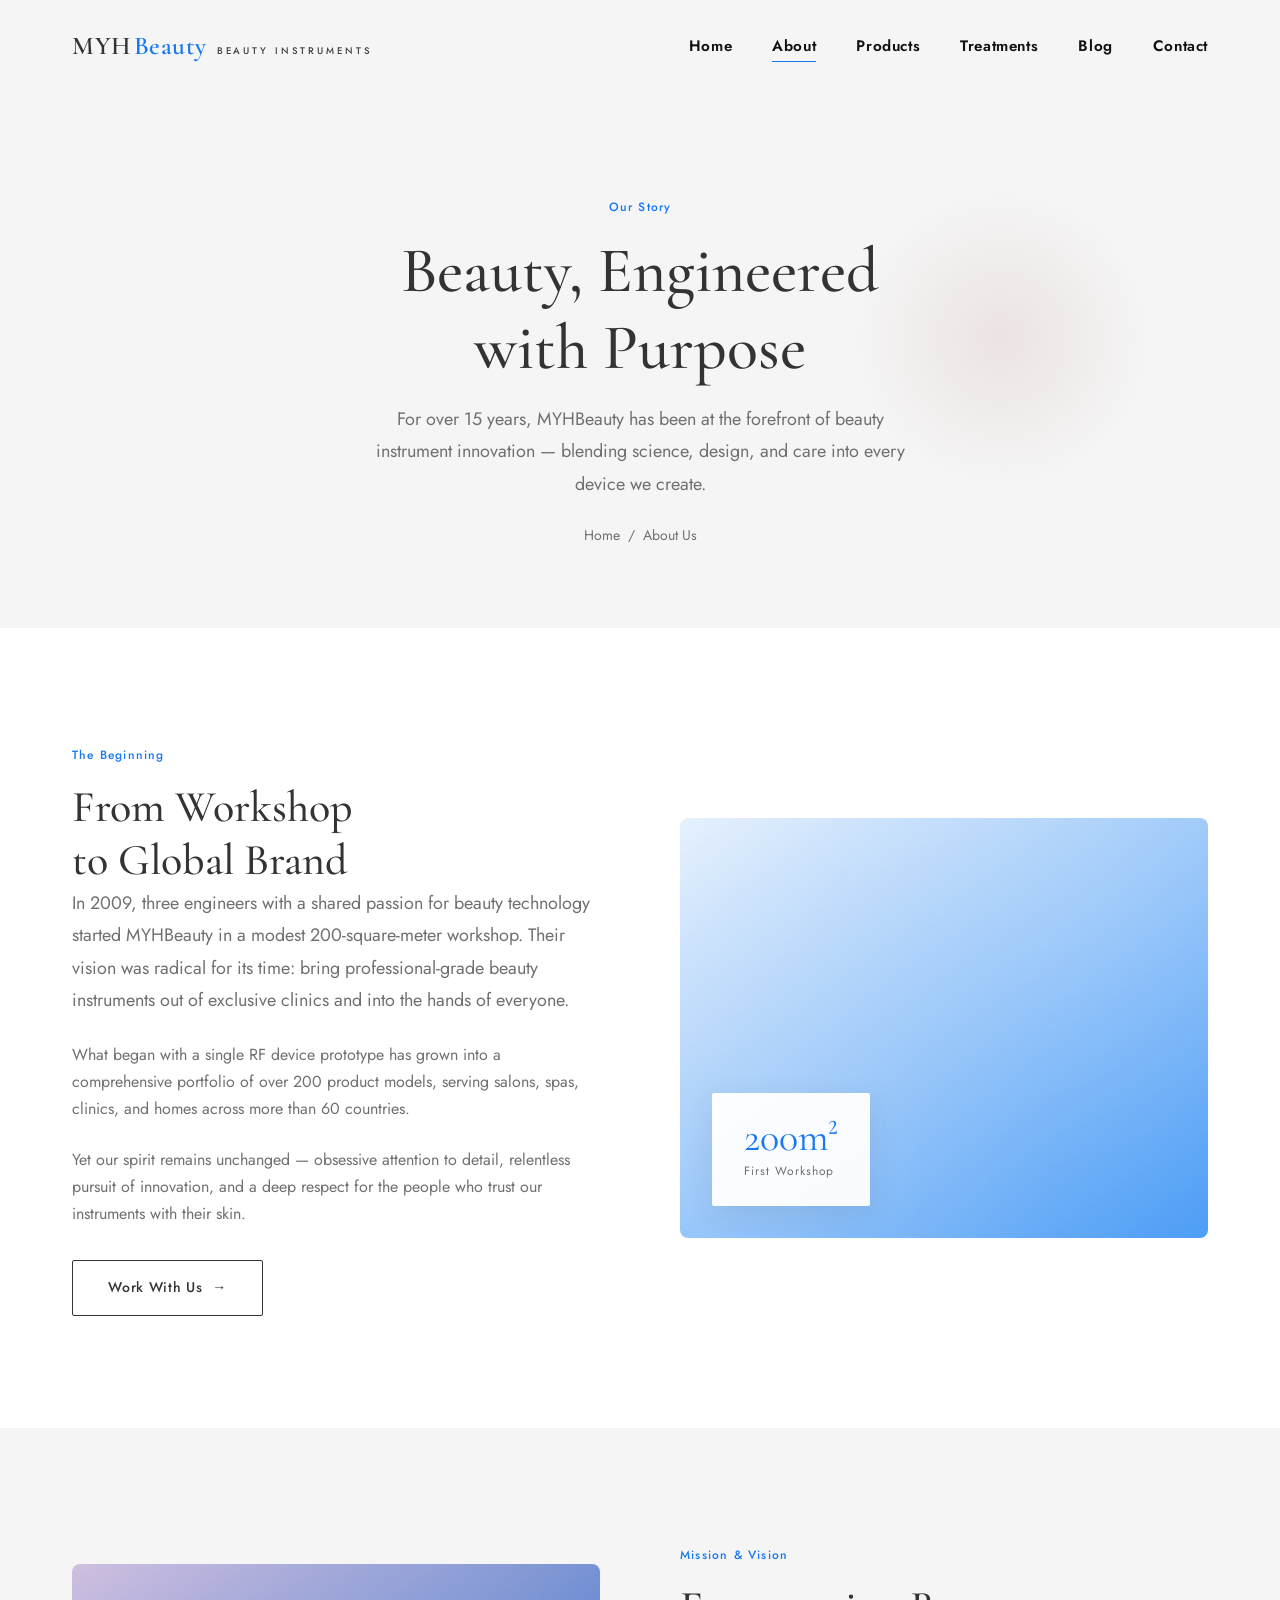
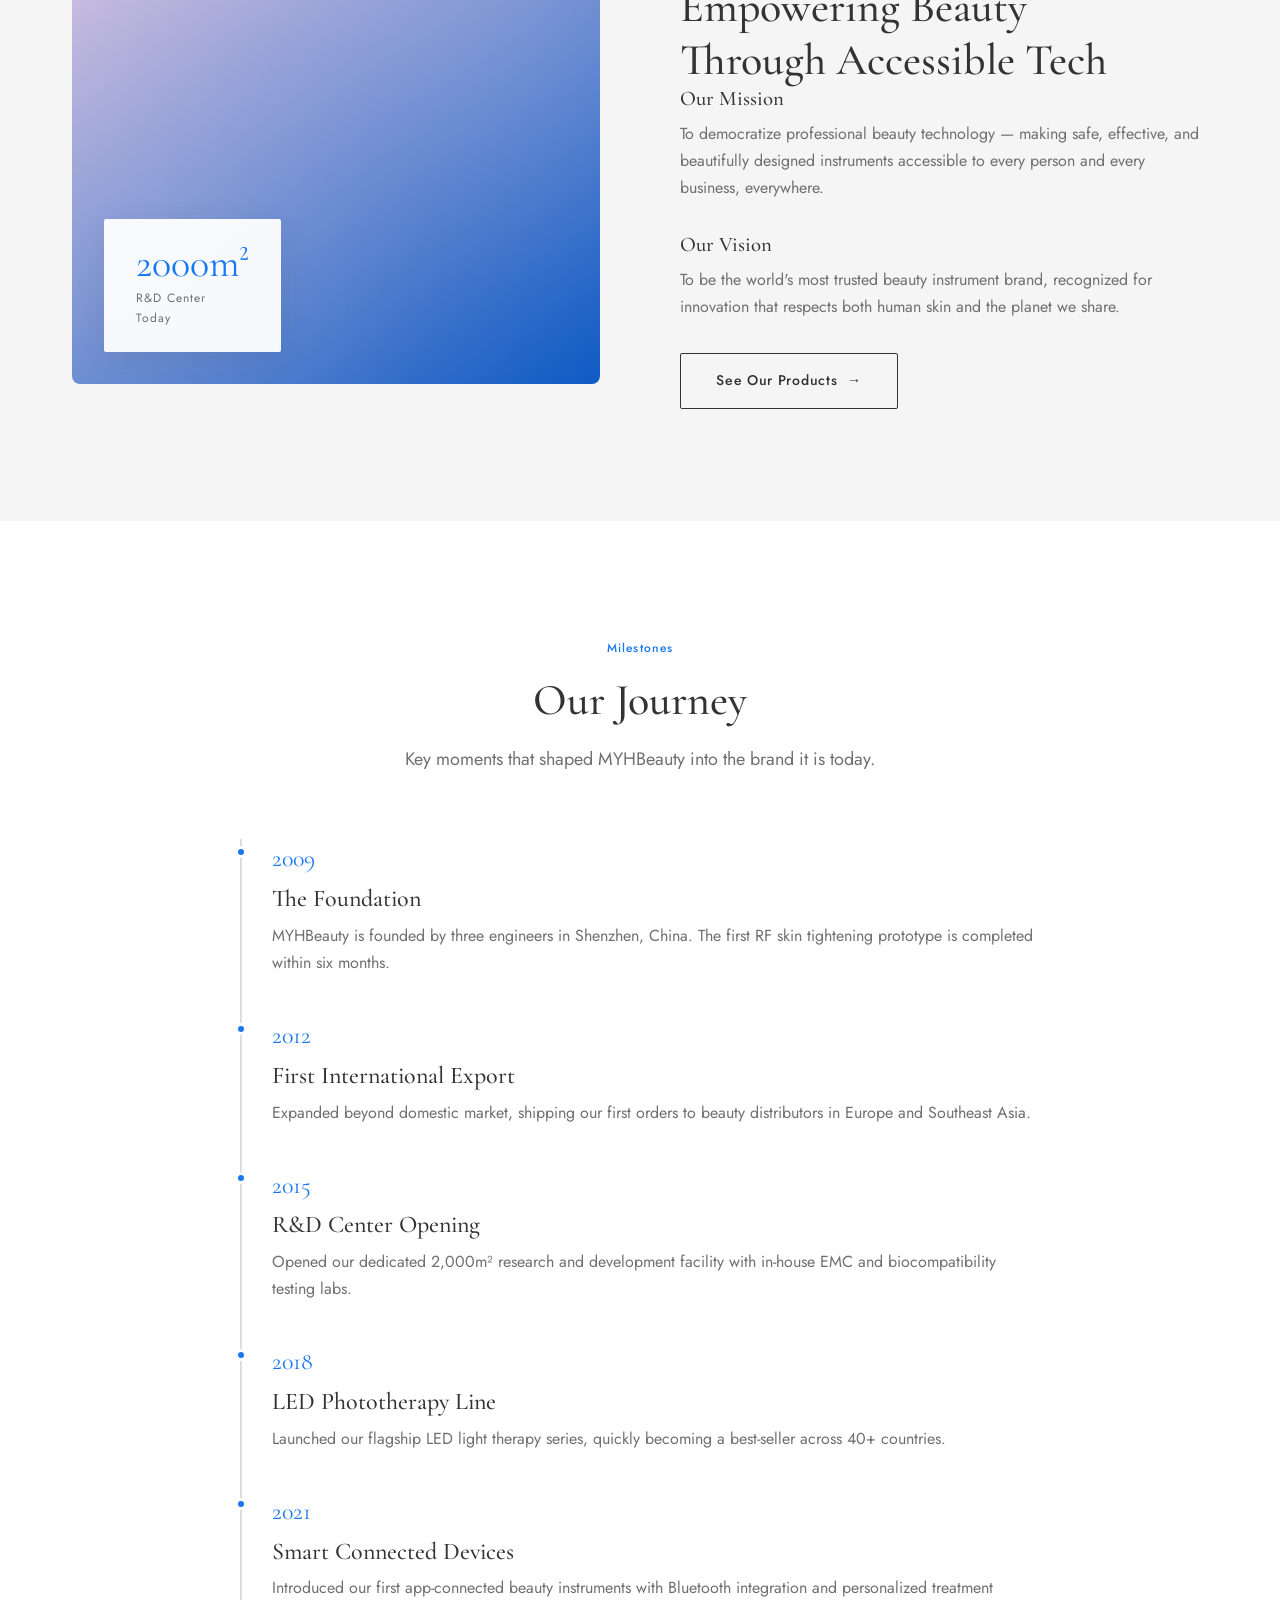
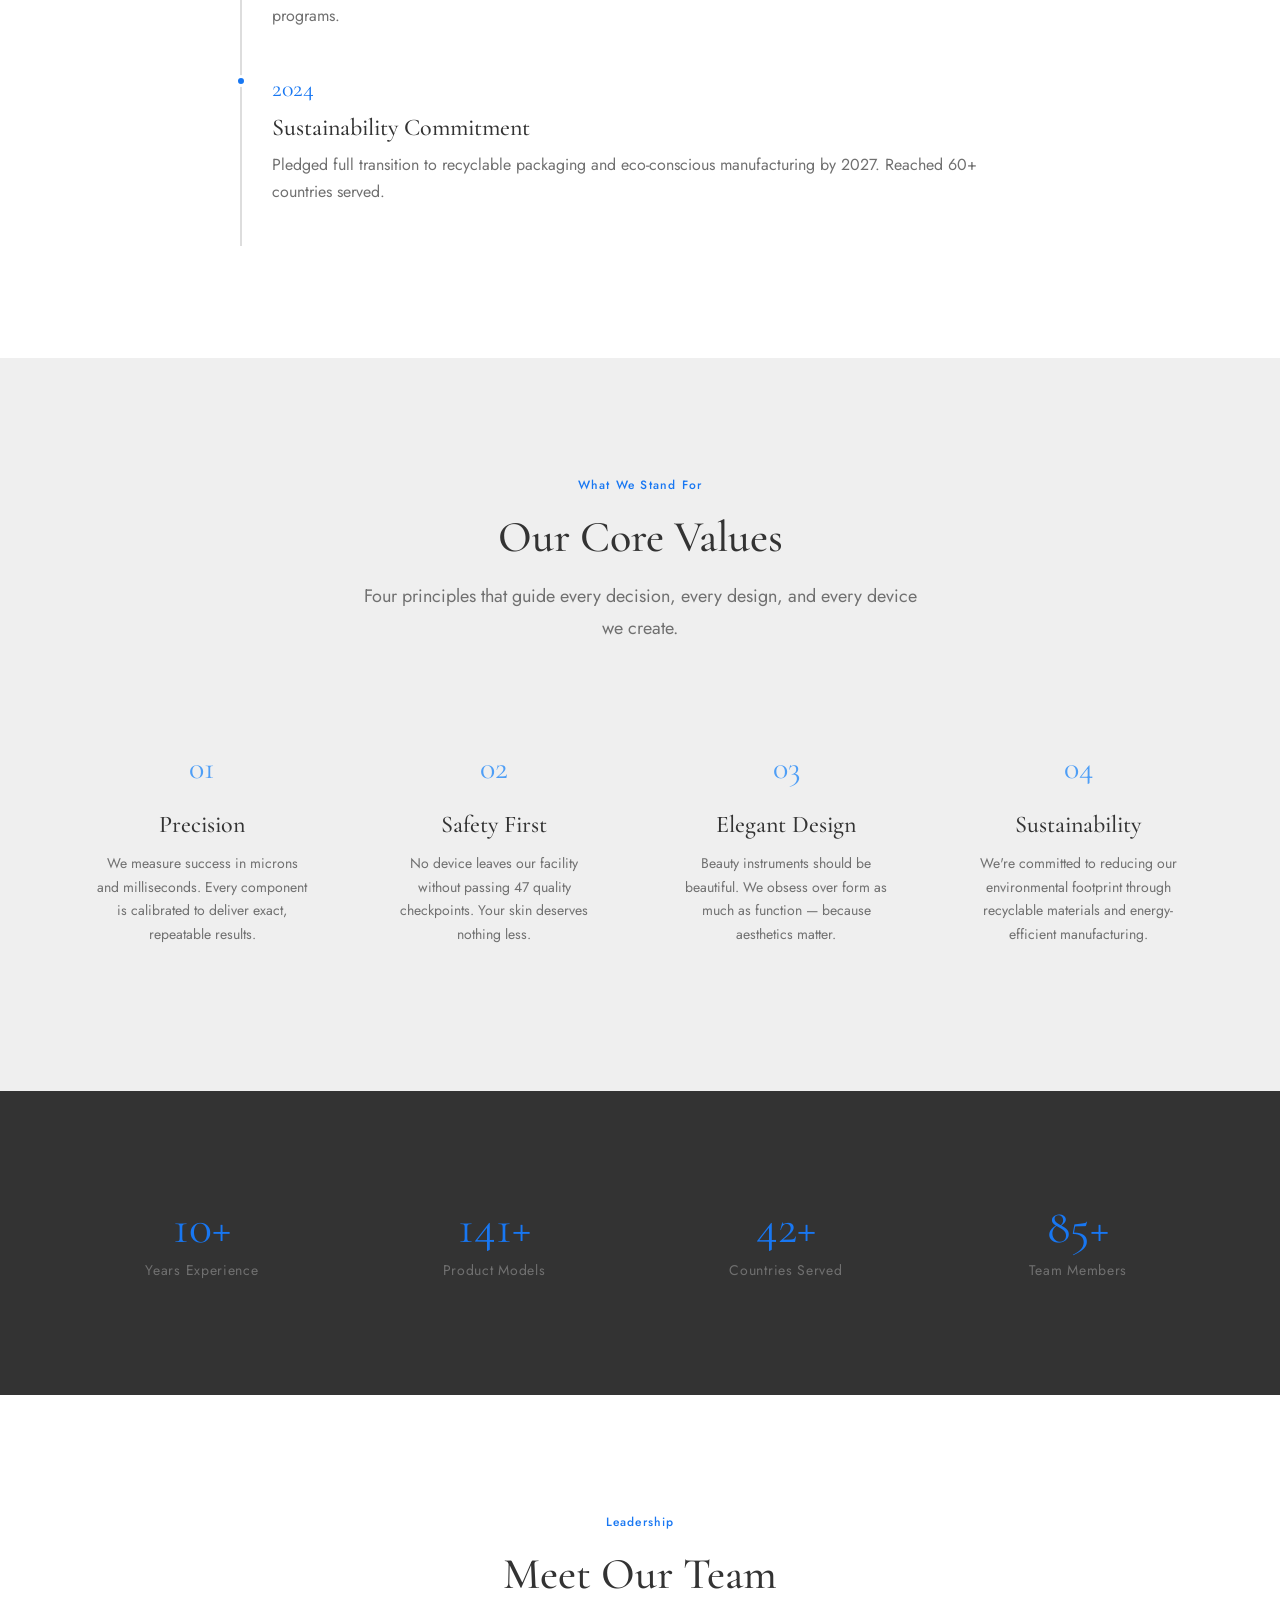
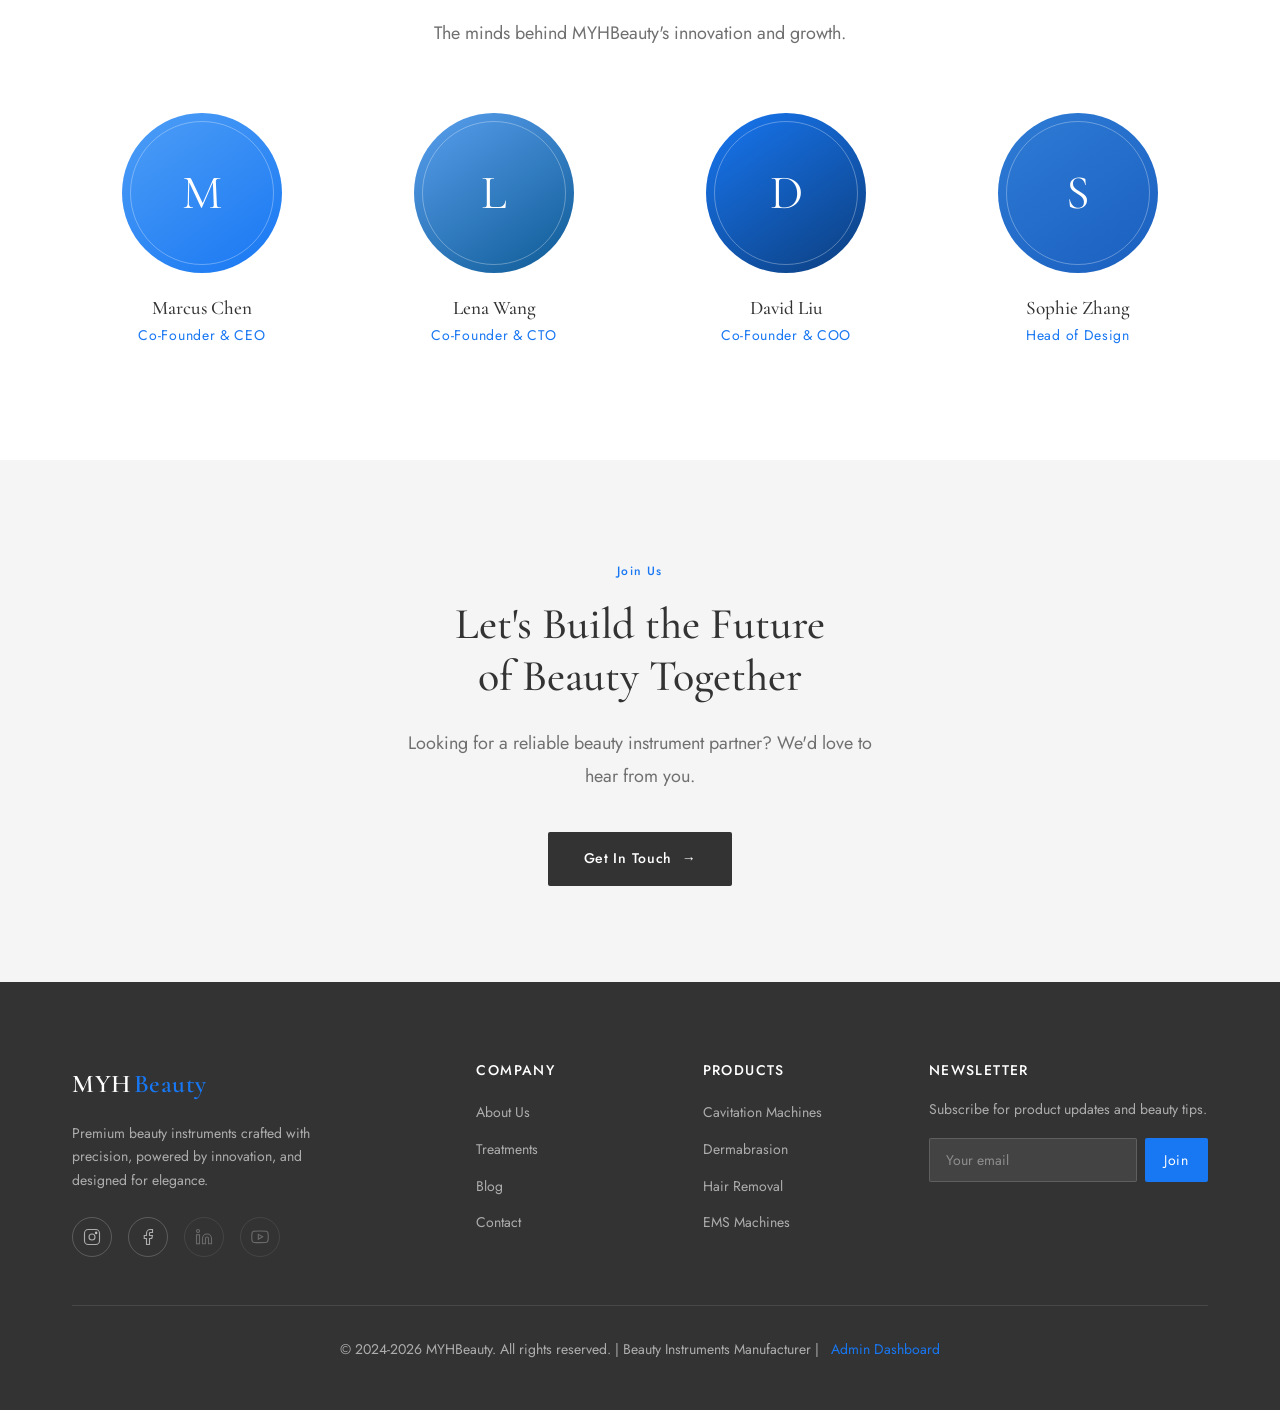
<file: about.html>
<!DOCTYPE html>
<html lang="en">
<head>
  <meta charset="UTF-8">
  <meta name="viewport" content="width=device-width, initial-scale=1.0">
  <title>About Us — MYHBeauty</title>
  <meta name="description" content="Discover the MYHBeauty story — 15 years of crafting premium beauty instruments with passion, precision, and purpose. Meet our team and explore our journey.">
  <link rel="icon" type="image/svg+xml" href="favicon.svg">
  <meta property="og:type" content="website">
  <meta property="og:title" content="About Us — MYHBeauty">
  <meta property="og:description" content="Discover the MYHBeauty story — 15 years of crafting premium beauty instruments with passion, precision, and purpose.">
  <meta property="og:url" content="https://www.myhbeauty.com/about.html">
  <meta property="og:site_name" content="MYHBeauty">
  <meta name="twitter:card" content="summary_large_image">
  <link rel="preconnect" href="https://fonts.googleapis.com">
  <link rel="preconnect" href="https://fonts.gstatic.com" crossorigin>
  <link href="https://fonts.googleapis.com/css2?family=Cormorant+Garamond:ital,wght@0,400;0,500;0,600;1,400;1,500&family=Jost:wght@300;400;500;600&display=swap" rel="stylesheet">
  <link rel="stylesheet" href="css/style.css">
</head>
<body>

  <!-- Loader -->
  <div class="loader">
    <div class="loader-text">MYHBeauty</div>
  </div>

  <!-- Navigation -->
  <nav class="nav">
    <div class="container nav-inner">
      <a href="index.html" class="nav-logo">
        MYH<span>Beauty</span>
        <span class="sub">Beauty Instruments</span>
      </a>
      <ul class="nav-links">
        <li><a href="index.html">Home</a></li>
        <li><a href="about.html">About</a></li>
        <li><a href="products.html">Products</a></li>
        <li><a href="treatments.html">Treatments</a></li>
        <li><a href="blog.html">Blog</a></li>
        <li><a href="contact.html">Contact</a></li>
      </ul>
      <button class="nav-toggle" aria-label="Menu">
        <span></span><span></span><span></span>
      </button>
    </div>
  </nav>

  <!-- Page Header -->
  <header class="page-header">
    <div class="container">
      <span class="eyebrow reveal">Our Story</span>
      <h1 class="reveal reveal-delay-1">Beauty, Engineered<br>with Purpose</h1>
      <p class="lead reveal reveal-delay-2">
        For over 15 years, MYHBeauty has been at the forefront of beauty
        instrument innovation — blending science, design, and care into
        every device we create.
      </p>
      <div class="breadcrumb reveal reveal-delay-3">
        <a href="index.html">Home</a> <span>/</span> <span>About Us</span>
      </div>
    </div>
  </header>

  <!-- Story -->
  <section class="section">
    <div class="container">
      <div class="split">
        <div class="split-text reveal">
          <span class="eyebrow">The Beginning</span>
          <h2>From Workshop<br>to Global Brand</h2>
          <p class="lead" style="margin-bottom: 1.5rem;">
            In 2009, three engineers with a shared passion for beauty
            technology started MYHBeauty in a modest 200-square-meter
            workshop. Their vision was radical for its time: bring
            professional-grade beauty instruments out of exclusive clinics
            and into the hands of everyone.
          </p>
          <p style="color: var(--c-text-soft); margin-bottom: 1.5rem;">
            What began with a single RF device prototype has grown into a
            comprehensive portfolio of over 200 product models, serving
            salons, spas, clinics, and homes across more than 60 countries.
          </p>
          <p style="color: var(--c-text-soft); margin-bottom: 2rem;">
            Yet our spirit remains unchanged — obsessive attention to detail,
            relentless pursuit of innovation, and a deep respect for the
            people who trust our instruments with their skin.
          </p>
          <a href="contact.html" class="btn btn-outline btn-arrow">Work With Us</a>
        </div>
        <div class="split-visual gradient-1 reveal reveal-delay-1">
          <div class="split-visual-pattern"></div>
          <div class="split-visual-badge">
            <div class="num">200m²</div>
            <div class="label">First Workshop</div>
          </div>
        </div>
      </div>
    </div>
  </section>

  <!-- Mission & Vision -->
  <section class="section bg-warm">
    <div class="container">
      <div class="split split-reverse">
        <div class="split-visual gradient-3 reveal">
          <div class="split-visual-pattern"></div>
          <div class="split-visual-badge">
            <div class="num">2000m²</div>
            <div class="label">R&D Center<br>Today</div>
          </div>
        </div>
        <div class="split-text reveal reveal-delay-1">
          <span class="eyebrow">Mission &amp; Vision</span>
          <h2>Empowering Beauty<br>Through Accessible Tech</h2>
          <div style="margin-bottom: 2rem;">
            <h3 style="margin-bottom: .5rem; font-size: 1.3rem;">Our Mission</h3>
            <p style="color: var(--c-text-soft);">To democratize professional beauty technology — making safe, effective, and beautifully designed instruments accessible to every person and every business, everywhere.</p>
          </div>
          <div style="margin-bottom: 2rem;">
            <h3 style="margin-bottom: .5rem; font-size: 1.3rem;">Our Vision</h3>
            <p style="color: var(--c-text-soft);">To be the world's most trusted beauty instrument brand, recognized for innovation that respects both human skin and the planet we share.</p>
          </div>
          <a href="products.html" class="btn btn-outline btn-arrow">See Our Products</a>
        </div>
      </div>
    </div>
  </section>

  <!-- Timeline -->
  <section class="section">
    <div class="container">
      <div class="section-title reveal">
        <span class="eyebrow">Milestones</span>
        <h2>Our Journey</h2>
        <p class="lead">Key moments that shaped MYHBeauty into the brand it is today.</p>
      </div>
      <div class="timeline">
        <div class="timeline-item reveal">
          <div class="timeline-year">2009</div>
          <h3>The Foundation</h3>
          <p>MYHBeauty is founded by three engineers in Shenzhen, China. The first RF skin tightening prototype is completed within six months.</p>
        </div>
        <div class="timeline-item reveal">
          <div class="timeline-year">2012</div>
          <h3>First International Export</h3>
          <p>Expanded beyond domestic market, shipping our first orders to beauty distributors in Europe and Southeast Asia.</p>
        </div>
        <div class="timeline-item reveal">
          <div class="timeline-year">2015</div>
          <h3>R&amp;D Center Opening</h3>
          <p>Opened our dedicated 2,000m² research and development facility with in-house EMC and biocompatibility testing labs.</p>
        </div>
        <div class="timeline-item reveal">
          <div class="timeline-year">2018</div>
          <h3>LED Phototherapy Line</h3>
          <p>Launched our flagship LED light therapy series, quickly becoming a best-seller across 40+ countries.</p>
        </div>
        <div class="timeline-item reveal">
          <div class="timeline-year">2021</div>
          <h3>Smart Connected Devices</h3>
          <p>Introduced our first app-connected beauty instruments with Bluetooth integration and personalized treatment programs.</p>
        </div>
        <div class="timeline-item reveal">
          <div class="timeline-year">2024</div>
          <h3>Sustainability Commitment</h3>
          <p>Pledged full transition to recyclable packaging and eco-conscious manufacturing by 2027. Reached 60+ countries served.</p>
        </div>
      </div>
    </div>
  </section>

  <!-- Core Values -->
  <section class="section bg-soft">
    <div class="container">
      <div class="section-title reveal">
        <span class="eyebrow">What We Stand For</span>
        <h2>Our Core Values</h2>
        <p class="lead">Four principles that guide every decision, every design, and every device we create.</p>
      </div>
      <div class="values-grid">
        <div class="value-item reveal">
          <span class="value-num">01</span>
          <h3>Precision</h3>
          <p>We measure success in microns and milliseconds. Every component is calibrated to deliver exact, repeatable results.</p>
        </div>
        <div class="value-item reveal reveal-delay-1">
          <span class="value-num">02</span>
          <h3>Safety First</h3>
          <p>No device leaves our facility without passing 47 quality checkpoints. Your skin deserves nothing less.</p>
        </div>
        <div class="value-item reveal reveal-delay-2">
          <span class="value-num">03</span>
          <h3>Elegant Design</h3>
          <p>Beauty instruments should be beautiful. We obsess over form as much as function — because aesthetics matter.</p>
        </div>
        <div class="value-item reveal reveal-delay-3">
          <span class="value-num">04</span>
          <h3>Sustainability</h3>
          <p>We're committed to reducing our environmental footprint through recyclable materials and energy-efficient manufacturing.</p>
        </div>
      </div>
    </div>
  </section>

  <!-- Stats -->
  <section class="section bg-dark">
    <div class="container">
      <div class="stats">
        <div class="stat-item reveal">
          <div class="num"><span data-count="15" data-suffix="+">0</span></div>
          <div class="label">Years Experience</div>
        </div>
        <div class="stat-item reveal reveal-delay-1">
          <div class="num"><span data-count="200" data-suffix="+">0</span></div>
          <div class="label">Product Models</div>
        </div>
        <div class="stat-item reveal reveal-delay-2">
          <div class="num"><span data-count="60" data-suffix="+">0</span></div>
          <div class="label">Countries Served</div>
        </div>
        <div class="stat-item reveal reveal-delay-3">
          <div class="num"><span data-count="120" data-suffix="+">0</span></div>
          <div class="label">Team Members</div>
        </div>
      </div>
    </div>
  </section>

  <!-- Team -->
  <section class="section">
    <div class="container">
      <div class="section-title reveal">
        <span class="eyebrow">Leadership</span>
        <h2>Meet Our Team</h2>
        <p class="lead">The minds behind MYHBeauty's innovation and growth.</p>
      </div>
      <div class="team-grid">
        <div class="team-card reveal">
          <div class="team-avatar" style="background: linear-gradient(145deg, #4E9EF6, #1877F2);">M</div>
          <h3>Marcus Chen</h3>
          <div class="team-role">Co-Founder &amp; CEO</div>
        </div>
        <div class="team-card reveal reveal-delay-1">
          <div class="team-avatar" style="background: linear-gradient(145deg, #5AA0F0, #0D5A94);">L</div>
          <h3>Lena Wang</h3>
          <div class="team-role">Co-Founder &amp; CTO</div>
        </div>
        <div class="team-card reveal reveal-delay-2">
          <div class="team-avatar" style="background: linear-gradient(145deg, #1877F2, #0C3E7E);">D</div>
          <h3>David Liu</h3>
          <div class="team-role">Co-Founder &amp; COO</div>
        </div>
        <div class="team-card reveal reveal-delay-3">
          <div class="team-avatar" style="background: linear-gradient(145deg, #2E7CD6, #1B5FBF);">S</div>
          <h3>Sophie Zhang</h3>
          <div class="team-role">Head of Design</div>
        </div>
      </div>
    </div>
  </section>

  <!-- CTA Banner -->
  <section class="cta-banner bg-warm">
    <div class="container container-narrow">
      <div class="reveal">
        <span class="eyebrow">Join Us</span>
        <h2>Let's Build the Future<br>of Beauty Together</h2>
        <p class="lead">
          Looking for a reliable beauty instrument partner? We'd love to hear
          from you.
        </p>
        <a href="contact.html" class="btn btn-primary btn-arrow">Get In Touch</a>
      </div>
    </div>
  </section>

  <!-- Footer -->
  <footer class="footer">
    <div class="container">
      <div class="footer-grid">
        <div class="footer-brand">
          <a href="index.html" class="nav-logo">MYH<span style="color:var(--c-accent)">Beauty</span></a>
          <p>Premium beauty instruments crafted with precision, powered by innovation, and designed for elegance.</p>
          <div class="footer-social"></div>
        </div>
        <div class="footer-col">
          <h4>Company</h4>
          <ul>
            <li><a href="about.html">About Us</a></li>
            <li><a href="treatments.html">Treatments</a></li>
            <li><a href="blog.html">Blog</a></li>
            <li><a href="contact.html">Contact</a></li>
          </ul>
        </div>
        <div class="footer-col">
          <h4>Products</h4>
          <ul>
            <li><a href="products.html?cat=cavitation">Cavitation Machines</a></li>
            <li><a href="products.html?cat=derma">Dermabrasion</a></li>
            <li><a href="products.html?cat=hair">Hair Removal</a></li>
            <li><a href="products.html?cat=ems">EMS Machines</a></li>
          </ul>
        </div>
        <div class="footer-col">
          <h4>Newsletter</h4>
          <p style="font-size: var(--fs-sm); margin-bottom: 0;">Subscribe for product updates and beauty tips.</p>
          <form class="newsletter-form">
            <input type="email" placeholder="Your email" required>
            <button type="submit">Join</button>
          </form>
        </div>
      </div>
      <div class="footer-bottom">
        <p>&copy; 2024-2026 MYHBeauty. All rights reserved. | Beauty Instruments Manufacturer | <a href="login.html" style="color:var(--c-accent); margin-left:.5rem;">Admin Dashboard</a></p>
      </div>
    </div>
  </footer>

  <!-- Scroll to Top -->
  <button class="scroll-top" aria-label="Scroll to top">
    <svg viewBox="0 0 24 24" fill="none" stroke="currentColor" stroke-width="2"><path d="M18 15l-6-6-6 6"/></svg>
  </button>

  <script src="data.js"></script>
  <script src="js/store.js"></script>
  <script src="js/main.js"></script>
</body>
</html>
</file>
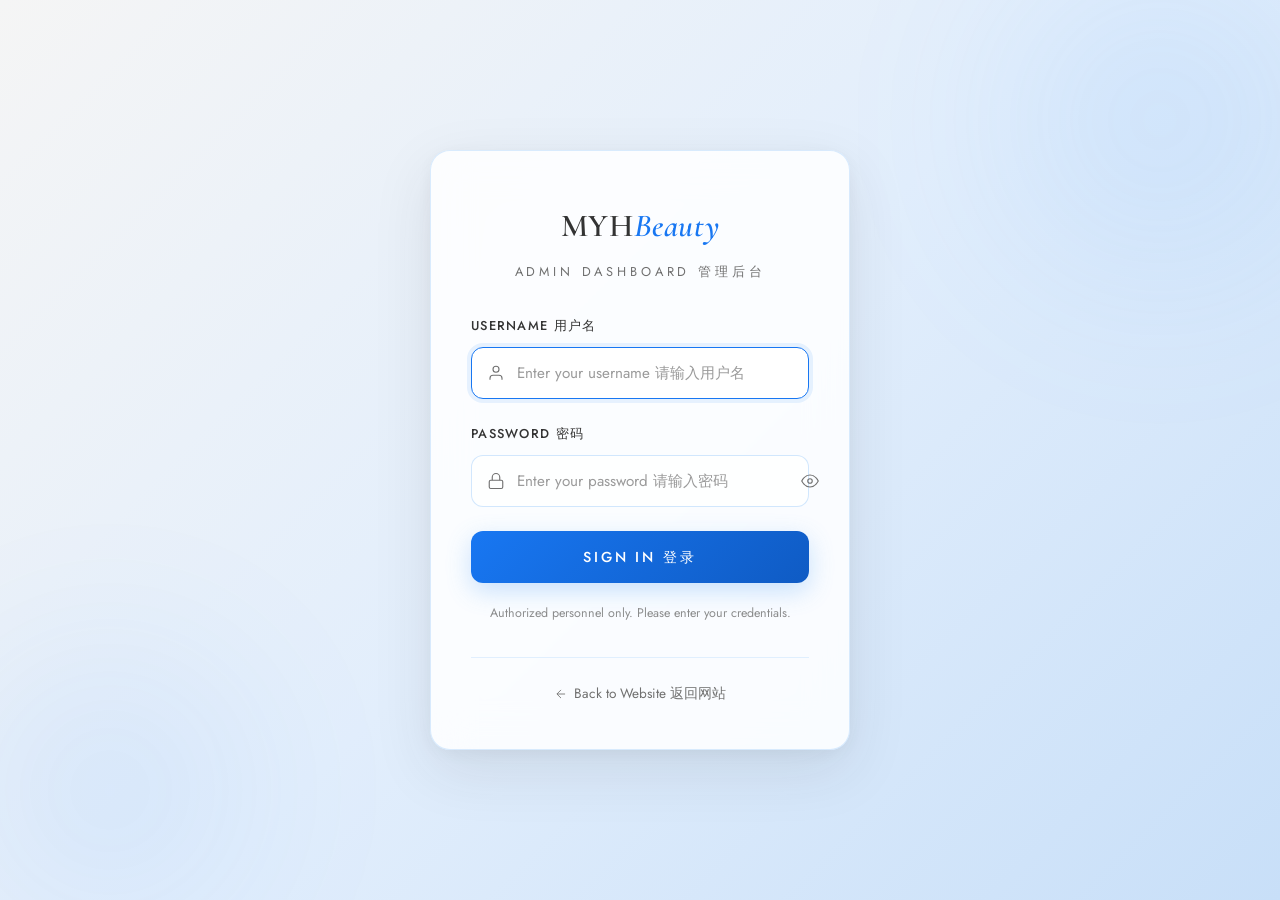
<file: admin.html>
<!DOCTYPE html>
<html lang="en">
<head>
  <meta charset="UTF-8">
  <meta name="viewport" content="width=device-width, initial-scale=1.0">
  <title>Admin Dashboard — MYHBeauty</title>
  <meta name="description" content="MYHBeauty product management dashboard. Add, edit, and manage your beauty instrument product catalog.">
  <meta name="robots" content="noindex, nofollow">
  <link rel="icon" type="image/svg+xml" href="favicon.svg">
  <link rel="preconnect" href="https://fonts.googleapis.com">
  <link rel="preconnect" href="https://fonts.gstatic.com" crossorigin>
  <link href="https://fonts.googleapis.com/css2?family=Cormorant+Garamond:ital,wght@0,400;0,500;0,600;1,400;1,500&family=Jost:wght@300;400;500;600&display=swap" rel="stylesheet">
  <link rel="stylesheet" href="css/style.css">
  <link rel="stylesheet" href="css/admin.css">
</head>
<body class="admin-body">

  <!-- Admin Nav -->
  <nav class="admin-nav">
    <div class="container nav-inner">
      <div style="display:flex; align-items:center;">
        <a href="index.html" class="nav-logo">
          MYH<span>Beauty</span>
        </a>
        <span class="admin-badge">Admin</span>
      </div>
      <div class="admin-nav-actions">
        <span class="admin-user" id="adminUser"></span>
        <a href="products.html" target="_blank">View Store</a>
        <a href="index.html" class="btn-view">Back to Site</a>
        <button class="btn-logout" id="btnLogout" title="Sign out">
          <svg viewBox="0 0 24 24" fill="none" stroke="currentColor" stroke-width="1.5"><path d="M9 21H5a2 2 0 01-2-2V5a2 2 0 012-2h4M16 17l5-5-5-5M21 12H9"/></svg>
          <span>Logout</span>
        </button>
      </div>
    </div>
  </nav>

  <!-- Admin Main -->
  <main class="admin-main">
    <div class="container">

      <!-- Tab Navigation -->
      <div class="admin-tabs">
        <button class="admin-tab active" data-tab="products" id="tabBtnProducts">
          <svg viewBox="0 0 24 24" fill="none" stroke="currentColor" stroke-width="1.5"><path d="M20 7l-8-4-8 4M20 7v10l-8 4-8-4V7M20 7l-8 4M4 7l8 4m0 0v10"/></svg>
          Products
        </button>
        <button class="admin-tab" data-tab="content" id="tabBtnContent">
          <svg viewBox="0 0 24 24" fill="none" stroke="currentColor" stroke-width="1.5"><path d="M14 2H6a2 2 0 00-2 2v16a2 2 0 002 2h12a2 2 0 002-2V8z"/><path d="M14 2v6h6M16 13H8M16 17H8M10 9H8"/></svg>
          Page Content
        </button>
        <button class="admin-tab" data-tab="banners" id="tabBtnBanners">
          <svg viewBox="0 0 24 24" fill="none" stroke="currentColor" stroke-width="1.5"><rect x="3" y="4" width="18" height="16" rx="2"/><circle cx="8.5" cy="10" r="1.5"/><path d="M21 16l-5-5L5 22"/></svg>
          Home Banners
        </button>
        <button class="admin-tab" data-tab="catnav" id="tabBtnCatNav">
          <svg viewBox="0 0 24 24" fill="none" stroke="currentColor" stroke-width="1.5"><rect x="3" y="3" width="7" height="7" rx="1"/><rect x="14" y="3" width="7" height="7" rx="1"/><rect x="3" y="14" width="7" height="7" rx="1"/><rect x="14" y="14" width="7" height="7" rx="1"/></svg>
          Category Icons
        </button>
        <button class="admin-tab" data-tab="blog" id="tabBtnBlog">
          <svg viewBox="0 0 24 24" fill="none" stroke="currentColor" stroke-width="1.5"><path d="M4 4h16v12H5.17L4 17.17V4z"/><path d="M8 10h8M8 7h8M8 13h5"/></svg>
          Blog Articles
        </button>
        <button class="admin-tab" data-tab="social" id="tabBtnSocial">
          <svg viewBox="0 0 24 24" fill="none" stroke="currentColor" stroke-width="1.5"><circle cx="18" cy="5" r="3"/><circle cx="6" cy="12" r="3"/><circle cx="18" cy="19" r="3"/><path d="M8.6 13.5l6.8 4M15.4 6.5l-6.8 4"/></svg>
          Social Links
        </button>
        <button class="admin-tab" data-tab="messages" id="tabBtnMessages">
          <svg viewBox="0 0 24 24" fill="none" stroke="currentColor" stroke-width="1.5"><path d="M21 15a2 2 0 01-2 2H7l-4 4V5a2 2 0 012-2h14a2 2 0 012 2z"/><path d="M8 9h8M8 13h5"/></svg>
          Messages
          <span class="tab-badge" id="msgTabBadge" hidden>0</span>
        </button>
      </div>

      <!-- ===== Products Tab ===== -->
      <div class="admin-tab-content active" id="tabProducts">

      <!-- Header -->
      <div class="admin-header">
        <div>
          <h1>Product Management</h1>
          <p>Manage your beauty instrument product catalog</p>
        </div>
        <div style="display:flex; gap:.75rem; flex-wrap:wrap;">
          <button class="btn-admin btn-admin-outline" id="btnImport">
            <svg viewBox="0 0 24 24" fill="none" stroke="currentColor" stroke-width="1.5"><path d="M21 15v4a2 2 0 01-2 2H5a2 2 0 01-2-2v-4M17 8l-5-5-5 5M12 3v12"/></svg>
            Import
          </button>
          <button class="btn-admin btn-admin-outline" id="btnExport">
            <svg viewBox="0 0 24 24" fill="none" stroke="currentColor" stroke-width="1.5"><path d="M21 15v4a2 2 0 01-2 2H5a2 2 0 01-2-2v-4M7 10l5 5 5-5M12 15V3"/></svg>
            Export
          </button>
          <button class="btn-admin btn-admin-outline" id="btnReset">
            <svg viewBox="0 0 24 24" fill="none" stroke="currentColor" stroke-width="1.5"><path d="M3 12a9 9 0 109-9 9.75 9.75 0 00-6.74 2.74L3 8M3 3v5h5"/></svg>
            Reset
          </button>
          <button class="btn-admin btn-admin-primary" id="btnPublishData" title="Export all site data (with images) as data.js for redeploying the website">
            <svg viewBox="0 0 24 24" fill="none" stroke="currentColor" stroke-width="1.5"><path d="M12 19V5M5 12l7-7 7 7"/></svg>
            Publish to Website
          </button>
          <button class="btn-admin btn-admin-primary" id="btnAdd">
            <svg viewBox="0 0 24 24" fill="none" stroke="currentColor" stroke-width="2"><path d="M12 5v14M5 12h14"/></svg>
            Add Product
          </button>
          <button class="btn-admin btn-admin-outline" id="btnGithubSync" title="Push every change made in this admin — including uploaded images — into your GitHub repository">
            <svg viewBox="0 0 24 24" fill="none" stroke="currentColor" stroke-width="1.5"><path d="M16 16l-4-4-4 4M12 12v9"/><path d="M20.39 18.39A5 5 0 0018 9h-1.26A8 8 0 103 15.3"/><path d="M16 16l-4-4-4 4"/></svg>
            Sync to GitHub
          </button>
        </div>
      </div>

      <!-- Stats -->
      <div class="admin-stats" id="statsContainer">
        <!-- Filled by JS -->
      </div>

      <!-- Storage Indicator -->
      <div class="storage-bar" id="storageIndicator">
        <span class="storage-label">Storage: --</span>
      </div>

      <!-- Toolbar -->
      <div class="admin-toolbar">
        <div class="toolbar-left">
          <div class="admin-search">
            <svg viewBox="0 0 24 24" fill="none" stroke="currentColor" stroke-width="2"><circle cx="11" cy="11" r="8"/><path d="M21 21l-4.35-4.35"/></svg>
            <input type="text" id="searchInput" placeholder="Search products...">
          </div>
          <select class="admin-filter-select" id="filterCategory">
            <option value="all">All Categories</option>
            <option value="rf">RF Technology</option>
            <option value="led">LED Therapy</option>
            <option value="micro">Microcurrent</option>
            <option value="ultra">Ultrasonic</option>
            <option value="body">Body Care</option>
            <option value="cavitation">Cavitation Machine</option>
            <option value="derma">Dermabrasion</option>
            <option value="vacuum">Vacuum Therapy</option>
            <option value="hair">Hair Removal</option>
            <option value="ems">EMS Machine</option>
            <option value="sshape">S Shape Machine</option>
            <option value="cryo">Cryolipolysis</option>
            <option value="needle">Microneedling</option>
          </select>
        </div>
        <div class="toolbar-right">
          <span id="resultCount" style="font-size:var(--fs-sm); color:var(--c-text-soft);"></span>
        </div>
      </div>

      <!-- Table -->
      <div class="admin-table-wrap">
        <table class="admin-table" id="productTable">
          <thead>
            <tr>
              <th>Product</th>
              <th>Category</th>
              <th>Tag</th>
              <th>Featured</th>
              <th>Created</th>
              <th style="text-align:right;">Actions</th>
            </tr>
          </thead>
          <tbody id="productTableBody">
            <!-- Filled by JS -->
          </tbody>
        </table>
        <div class="empty-state" id="emptyState" style="display:none;">
          <svg viewBox="0 0 24 24" fill="none" stroke="currentColor" stroke-width="1"><path d="M20 7l-8-4-8 4M20 7v10l-8 4-8-4V7M20 7l-8 4M4 7l8 4m0 0v10"/></svg>
          <h3>No Products Found</h3>
          <p>Start by adding your first product or import existing data.</p>
          <button class="btn-admin btn-admin-primary" onclick="openAddModal()">
            <svg viewBox="0 0 24 24" fill="none" stroke="currentColor" stroke-width="2"><path d="M12 5v14M5 12h14"/></svg>
            Add Product
          </button>
        </div>
      </div>
      </div><!-- /#tabProducts -->

      <!-- ===== Page Content Tab ===== -->
      <div class="admin-tab-content" id="tabContent">
        <div class="admin-header">
          <div>
            <h1>Page Content Management</h1>
            <p>Edit text and images on every page of your website</p>
          </div>
          <div style="display:flex; gap:.75rem; flex-wrap:wrap;">
            <button class="btn-admin btn-admin-outline" id="btnContentReset">
              <svg viewBox="0 0 24 24" fill="none" stroke="currentColor" stroke-width="1.5"><path d="M3 12a9 9 0 109-9 9.75 9.75 0 00-6.74 2.74L3 8M3 3v5h5"/></svg>
              Reset Page
            </button>
            <button class="btn-admin btn-admin-primary" id="btnContentSave">
              <svg viewBox="0 0 24 24" fill="none" stroke="currentColor" stroke-width="1.5"><path d="M19 21H5a2 2 0 01-2-2V5a2 2 0 012-2h11l5 5v11a2 2 0 01-2 2z"/><path d="M17 21v-8H7v8M7 3v5h8"/></svg>
              Save Changes
            </button>
          </div>
        </div>

        <!-- Page Selector -->
        <div class="content-page-selector">
          <label>Select Page to Edit 选择要编辑的页面：</label>
          <select id="contentPageSelect" class="admin-filter-select">
            <option value="index">Home Page 首页</option>
            <option value="about">About Page 关于我们</option>
            <option value="contact">Contact Page 联系我们</option>
            <option value="products">Products Page 产品页</option>
            <option value="blog">Blog Page 博客页</option>
            <option value="treatments">Treatments Page 疗程页</option>
          </select>
          <span class="content-page-hint" id="contentPageHint"></span>
        </div>

        <!-- Content Editor Area -->
        <div id="contentEditorArea">
          <!-- Filled by JS -->
        </div>
      </div><!-- /#tabContent -->

      <!-- ===== Home Banners Tab ===== -->
      <div class="admin-tab-content" id="tabBanners">
        <div class="admin-header">
          <div>
            <h1>Home Banner Management</h1>
            <p>Add, edit and reorder the poster carousel shown at the top of the homepage</p>
          </div>
          <div style="display:flex; gap:.75rem; flex-wrap:wrap;">
            <button class="btn-admin btn-admin-outline" id="btnBannerReset">
              <svg viewBox="0 0 24 24" fill="none" stroke="currentColor" stroke-width="1.5"><path d="M3 12a9 9 0 109-9 9.75 9.75 0 00-6.74 2.74L3 8M3 3v5h5"/></svg>
              Reset Defaults
            </button>
            <button class="btn-admin btn-admin-primary" id="btnBannerSave">
              <svg viewBox="0 0 24 24" fill="none" stroke="currentColor" stroke-width="1.5"><path d="M19 21H5a2 2 0 01-2-2V5a2 2 0 012-2h11l5 5v11a2 2 0 01-2 2z"/><path d="M17 21v-8H7v8M7 3v5h8"/></svg>
              Save Banners
            </button>
          </div>
        </div>

        <div class="banner-admin-hint">
          <svg viewBox="0 0 24 24" fill="none" stroke="currentColor" stroke-width="1.5"><path d="M12 22s8-4 8-10V5l-8-3-8 3v7c0 6 8 10 8 10z"/></svg>
          Recommended image size: <strong>1920 &times; 650</strong> (wide poster). The slider auto-scrolls through your posters. Drag-free ordering uses the &uarr; / &darr; buttons.
        </div>

        <div id="bannerManagerArea">
          <!-- Filled by JS -->
        </div>
      </div><!-- /#tabBanners -->

      <!-- ===== Category Icons Tab ===== -->
      <div class="admin-tab-content" id="tabCatnav">
        <div class="admin-header">
          <div>
            <h1>Category Icons</h1>
            <p>Replace the small category icons shown under the homepage poster carousel</p>
          </div>
          <div style="display:flex; gap:.75rem; flex-wrap:wrap;">
            <button class="btn-admin btn-admin-outline" id="btnCatNavReset">
              <svg viewBox="0 0 24 24" fill="none" stroke="currentColor" stroke-width="1.5"><path d="M3 12a9 9 0 109-9 9.75 9.75 0 00-6.74 2.74L3 8M3 3v5h5"/></svg>
              Use Default Icons
            </button>
            <button class="btn-admin btn-admin-primary" id="btnCatNavSave">
              <svg viewBox="0 0 24 24" fill="none" stroke="currentColor" stroke-width="1.5"><path d="M19 21H5a2 2 0 01-2-2V5a2 2 0 012-2h11l5 5v11a2 2 0 01-2 2z"/><path d="M17 21v-8H7v8M7 3v5h8"/></svg>
              Save Icons
            </button>
          </div>
        </div>

        <div class="banner-admin-hint">
          <svg viewBox="0 0 24 24" fill="none" stroke="currentColor" stroke-width="1.5"><path d="M12 22s8-4 8-10V5l-8-3-8 3v7c0 6 8 10 8 10z"/></svg>
          Upload a square image (recommended <strong>120 &times; 120</strong> or larger, PNG/JPG). Leave a tile empty to keep its built-in blue line icon.
        </div>

        <div id="catNavManagerArea">
          <!-- Filled by JS -->
        </div>
      </div><!-- /#tabCatnav -->

      <!-- ===== Blog Articles Tab ===== -->
      <div class="admin-tab-content" id="tabBlog">
        <div class="admin-header">
          <div>
            <h1>Blog Article Management</h1>
            <p>Add, edit or delete the articles shown on the Blog page</p>
          </div>
          <div style="display:flex; gap:.75rem; flex-wrap:wrap;">
            <button class="btn-admin btn-admin-outline" id="btnPostReset">
              <svg viewBox="0 0 24 24" fill="none" stroke="currentColor" stroke-width="1.5"><path d="M3 12a9 9 0 109-9 9.75 9.75 0 00-6.74 2.74L3 8M3 3v5h5"/></svg>
              Restore Sample Articles
            </button>
            <button class="btn-admin btn-admin-primary" id="btnAddPost">
              <svg viewBox="0 0 24 24" fill="none" stroke="currentColor" stroke-width="2"><path d="M12 5v14M5 12h14"/></svg>
              Add Article
            </button>
          </div>
        </div>

        <div class="banner-admin-hint">
          <svg viewBox="0 0 24 24" fill="none" stroke="currentColor" stroke-width="1.5"><path d="M4 4h16v12H5.17L4 17.17V4z"/><path d="M8 10h8M8 7h8M8 13h5"/></svg>
          Recommended cover image: <strong>900 &times; 560</strong> (wide). Articles are sorted by date (newest first). The one marked <strong>Featured</strong> appears as the big article on the Blog page.
        </div>

        <div class="admin-toolbar">
          <div class="toolbar-left">
            <div class="admin-search">
              <svg viewBox="0 0 24 24" fill="none" stroke="currentColor" stroke-width="2"><circle cx="11" cy="11" r="8"/><path d="M21 21l-4.35-4.35"/></svg>
              <input type="text" id="blogSearchInput" placeholder="Search articles...">
            </div>
          </div>
          <div class="toolbar-right">
            <span id="blogResultCount" style="font-size:var(--fs-sm); color:var(--c-text-soft);"></span>
          </div>
        </div>

        <div id="blogAdminArea">
          <!-- Filled by JS -->
        </div>
      </div><!-- /#tabBlog -->

      <!-- ===== Social Links Tab ===== -->
      <div class="admin-tab-content" id="tabSocial">
        <div class="admin-header">
          <div>
            <h1>Social Media Links</h1>
            <p>Manage the social icons shown in the site footer and on the Contact page ("Follow Us")</p>
          </div>
          <div style="display:flex; gap:.75rem; flex-wrap:wrap;">
            <button class="btn-admin btn-admin-outline" id="btnSocialReset">
              <svg viewBox="0 0 24 24" fill="none" stroke="currentColor" stroke-width="1.5"><path d="M3 12a9 9 0 109-9 9.75 9.75 0 00-6.74 2.74L3 8M3 3v5h5"/></svg>
              Restore Defaults
            </button>
            <button class="btn-admin btn-admin-primary" id="btnAddSocial">
              <svg viewBox="0 0 24 24" fill="none" stroke="currentColor" stroke-width="2"><path d="M12 5v14M5 12h14"/></svg>
              Add Social Link
            </button>
          </div>
        </div>

        <div class="banner-admin-hint">
          <svg viewBox="0 0 24 24" fill="none" stroke="currentColor" stroke-width="1.5"><circle cx="18" cy="5" r="3"/><circle cx="6" cy="12" r="3"/><circle cx="18" cy="19" r="3"/><path d="M8.6 13.5l6.8 4M15.4 6.5l-6.8 4"/></svg>
          Paste the full URL (starting with <strong>https://</strong>) for each platform — e.g. <strong>https://www.facebook.com/yourpage</strong>.
          Icons with an empty URL still show as a dimmed placeholder until you fill it in. Order here = order on the website.
        </div>

        <div id="socialAdminArea">
          <!-- Filled by JS -->
        </div>
      </div><!-- /#tabSocial -->

      <!-- ===== Customer Messages Tab ===== -->
      <div class="admin-tab-content" id="tabMessages">
        <div class="admin-header">
          <div>
            <h1>Customer Messages</h1>
            <p>Messages submitted by customers from the Contact page ("Send A Message" form)</p>
          </div>
          <div style="display:flex; gap:.75rem; flex-wrap:wrap;">
            <button class="btn-admin btn-admin-outline" id="btnMsgRefresh" onclick="loadMessagesManager()">
              <svg viewBox="0 0 24 24" fill="none" stroke="currentColor" stroke-width="1.5"><path d="M23 4v6h-6M1 20v-6h6"/><path d="M3.51 9a9 9 0 0114.85-3.36L23 10M1 14l4.64 4.36A9 9 0 0020.49 15"/></svg>
              Refresh
            </button>
            <button class="btn-admin btn-admin-outline" id="btnMsgClear" onclick="confirmClearMessages()">
              <svg viewBox="0 0 24 24" fill="none" stroke="currentColor" stroke-width="1.5"><path d="M3 6h18M8 6V4h8v2M19 6l-1 14H6L5 6"/></svg>
              Clear All
            </button>
          </div>
        </div>

        <div class="banner-admin-hint">
          <svg width="16" height="16" aria-hidden="true" viewBox="0 0 24 24" fill="none" stroke="currentColor" stroke-width="1.5"><path d="M21 15a2 2 0 01-2 2H7l-4 4V5a2 2 0 012-2h14a2 2 0 012 2z"/><path d="M8 9h8M8 13h5"/></svg>
          Click a message to read the full content and write a reply. <strong>Send Reply</strong> saves the reply and opens your email client with everything pre-filled (a static website cannot send email directly).
          <br><strong>Forward To Email:</strong> save your email address once — new messages from the live website will also arrive directly in your inbox. The very first forwarded message triggers an <em>activation</em> email from FormSubmit; click <strong>Activate</strong> in it once to start receiving.
        </div>

        <div class="msg-sync-bar" id="msgSyncBar">
          <svg width="16" height="16" aria-hidden="true" viewBox="0 0 24 24" fill="none" stroke="currentColor" stroke-width="1.5"><path d="M4 4h16a2 2 0 012 2v12a2 2 0 01-2 2H4a2 2 0 01-2-2V6a2 2 0 012-2z"/><path d="M22 6l-10 7L2 6"/></svg>
          <span class="msg-sync-label">Forward To Email</span>
          <input type="email" id="msgFwdInput" placeholder="Your email address" spellcheck="false" autocomplete="off">
          <button class="btn-admin btn-admin-outline btn-admin-sm" id="btnMsgFwdSave">Save</button>
          <button class="btn-admin btn-admin-outline btn-admin-sm" id="btnMsgFwdTest">Send Test</button>
          <span class="msg-sync-status" id="msgSyncStatus">Not set</span>
        </div>

        <div class="msg-filter-bar">
          <div class="msg-filters" id="msgFilters">
            <button class="msg-filter active" data-filter="all">All</button>
            <button class="msg-filter" data-filter="new">New</button>
            <button class="msg-filter" data-filter="read">Read</button>
            <button class="msg-filter" data-filter="replied">Replied</button>
          </div>
          <div class="admin-search">
            <svg viewBox="0 0 24 24" fill="none" stroke="currentColor" stroke-width="2"><circle cx="11" cy="11" r="8"/><path d="M21 21l-4.35-4.35"/></svg>
            <input type="text" id="msgSearchInput" placeholder="Search messages...">
          </div>
        </div>

        <div id="msgAdminArea">
          <!-- Filled by JS -->
        </div>

    </div>
  </main>

  <!-- Product Modal (Add/Edit) -->
  <div class="modal-overlay" id="productModal">
    <div class="modal">
      <div class="modal-header">
        <h2 id="modalTitle">Add Product</h2>
        <button class="modal-close" onclick="closeModal('productModal')">
          <svg viewBox="0 0 24 24" fill="none" stroke="currentColor" stroke-width="2"><path d="M18 6L6 18M6 6l12 12"/></svg>
        </button>
      </div>
      <div class="modal-body">
        <form id="productForm">
          <input type="hidden" id="productId">

          <div class="form-group">
            <label for="pName">Product Name *</label>
            <input type="text" id="pName" required placeholder="e.g. RF Skin Tightening Device">
          </div>

          <div class="form-row">
            <div class="form-group">
              <label for="pCategory">Category *</label>
              <select id="pCategory" required>
                <option value="">Select category...</option>
                <option value="rf">RF Technology</option>
                <option value="led">LED Therapy</option>
                <option value="micro">Microcurrent</option>
                <option value="ultra">Ultrasonic</option>
                <option value="body">Body Care</option>
                <option value="cavitation">Cavitation Machine</option>
                <option value="derma">Dermabrasion</option>
                <option value="vacuum">Vacuum Therapy</option>
                <option value="hair">Hair Removal</option>
                <option value="ems">EMS Machine</option>
                <option value="sshape">S Shape Machine</option>
                <option value="cryo">Cryolipolysis</option>
                <option value="needle">Microneedling</option>
              </select>
            </div>
            <div class="form-group">
              <label for="pTag">Tag</label>
              <select id="pTag">
                <option value="">None</option>
                <option value="Best Seller">Best Seller</option>
                <option value="New">New</option>
                <option value="Professional">Professional</option>
                <option value="Home Use">Home Use</option>
                <option value="Popular">Popular</option>
                <option value="Pro Series">Pro Series</option>
                <option value="Featured">Featured</option>
                <option value="Limited">Limited</option>
                <option value="Hot Sale">Hot Sale</option>
                <option value="Salon Grade">Salon Grade</option>
                <option value="OEM Ready">OEM Ready</option>
                <option value="Top Rated">Top Rated</option>
              </select>
            </div>
          </div>

          <div class="form-row">
            <div class="form-group">
              <label for="pBrand">Brand</label>
              <select id="pBrand">
                <option value="">Select brand...</option>
                <option value="MYHBeauty">MYHBeauty</option>
                <option value="UNOISETION">UNOISETION</option>
                <option value="ARISTORM">ARISTORM</option>
                <option value="LUMIERE">LUMIERE</option>
                <option value="PROSCULPT">PROSCULPT</option>
              </select>
            </div>
            <div class="form-group">
              <label for="pArea">Application Area</label>
              <select id="pArea">
                <option value="">Select area...</option>
                <option value="face">Face &amp; Neck</option>
                <option value="eye">Eye Area</option>
                <option value="body">Full Body</option>
                <option value="body_local">Localized Body</option>
                <option value="scalp">Scalp &amp; Hair</option>
                <option value="full">Full Body Treatment</option>
              </select>
            </div>
          </div>

          <div class="form-row">
            <div class="form-group">
              <label for="pPrice">Price (USD)</label>
              <input type="number" id="pPrice" min="0" step="1" placeholder="e.g. 299">
            </div>
            <div class="form-group">
              <label for="pComparePrice">Compare-at Price (USD)</label>
              <input type="number" id="pComparePrice" min="0" step="1" placeholder="e.g. 399">
            </div>
          </div>

          <div class="form-row">
            <div class="form-group">
              <label for="pRating">Rating (0-5)</label>
              <input type="number" id="pRating" min="0" max="5" step="0.1" placeholder="e.g. 4.8">
            </div>
            <div class="form-group">
              <label for="pReviewCount">Review Count</label>
              <input type="number" id="pReviewCount" min="0" step="1" placeholder="e.g. 156">
            </div>
          </div>

          <div class="form-group">
            <label for="pDesc">Description * <span class="field-hint">(Rich text — supports formatting)</span></label>
            <div class="rich-editor">
              <div class="rich-toolbar" id="richToolbar">
                <button type="button" data-cmd="bold" title="Bold (Ctrl+B)"><b>B</b></button>
                <button type="button" data-cmd="italic" title="Italic (Ctrl+I)"><i>I</i></button>
                <button type="button" data-cmd="underline" title="Underline (Ctrl+U)"><u>U</u></button>
                <span class="rt-divider"></span>
                <button type="button" data-cmd="formatBlock" data-value="h4" title="Heading">H4</button>
                <button type="button" data-cmd="formatBlock" data-value="p" title="Paragraph">P</button>
                <span class="rt-divider"></span>
                <button type="button" data-cmd="insertUnorderedList" title="Bullet List">&#8226; List</button>
                <button type="button" data-cmd="insertOrderedList" title="Numbered List">1. List</button>
                <span class="rt-divider"></span>
                <button type="button" data-cmd="createLink" title="Insert Link">Link</button>
                <button type="button" data-cmd="removeFormat" title="Clear Formatting">Clear</button>
              </div>
              <div id="pDesc" class="rich-content" contenteditable="true" data-placeholder="Brief product description..."></div>
            </div>
          </div>

          <!-- Product Main Image -->
          <div class="form-group">
            <label class="picker-label">Product Main Image</label>
            <div class="image-upload-area" id="mainImageArea">
              <div class="image-preview-box" id="mainImagePreview">
                <svg viewBox="0 0 24 24" fill="none" stroke="currentColor" stroke-width="1"><rect x="3" y="3" width="18" height="18" rx="2"/><circle cx="8.5" cy="8.5" r="1.5"/><path d="M21 15l-5-5L5 21"/></svg>
                <span>No image</span>
              </div>
              <div class="image-input-group">
                <input type="text" id="pImage" placeholder="Paste image URL (https://...)">
                <span class="image-divider">or</span>
                <label class="btn-upload">
                  <input type="file" id="pImageFile" accept="image/*" hidden>
                  <svg viewBox="0 0 24 24" fill="none" stroke="currentColor" stroke-width="1.5"><path d="M21 15v4a2 2 0 01-2 2H5a2 2 0 01-2-2v-4M17 8l-5-5-5 5M12 3v12"/></svg>
                  Upload
                </label>
                <button type="button" class="btn-clear-img" id="btnClearMainImage">Remove</button>
              </div>
              <p class="image-hint">Used as product thumbnail on cards and main image in detail view.</p>
            </div>
          </div>

          <!-- Gallery Images -->
          <div class="form-group">
            <label class="picker-label">Detail Gallery Images</label>
            <div class="gallery-manager" id="galleryManager">
              <div class="gallery-list" id="galleryList"><!-- gallery items rendered by JS --></div>
              <div class="gallery-add-row">
                <input type="text" id="galleryUrlInput" placeholder="Paste image URL">
                <label class="btn-upload btn-upload-sm">
                  <input type="file" id="galleryFileInput" accept="image/*" hidden>
                  <svg viewBox="0 0 24 24" fill="none" stroke="currentColor" stroke-width="1.5"><path d="M21 15v4a2 2 0 01-2 2H5a2 2 0 01-2-2v-4M17 8l-5-5-5 5M12 3v12"/></svg>
                  Upload
                </label>
                <button type="button" class="btn-add-gallery" id="btnAddGallery">
                  <svg viewBox="0 0 24 24" fill="none" stroke="currentColor" stroke-width="2"><path d="M12 5v14M5 12h14"/></svg>
                  Add
                </button>
              </div>
              <p class="image-hint">Additional images shown in the product detail popup.</p>
            </div>
          </div>

          <!-- Specs Table Editor -->
          <div class="form-group">
            <label class="picker-label">Specification Table</label>
            <div class="specs-editor" id="specsEditor">
              <div class="specs-list" id="specsList"><!-- spec rows rendered by JS --></div>
              <button type="button" class="btn-add-spec" id="btnAddSpec">
                <svg viewBox="0 0 24 24" fill="none" stroke="currentColor" stroke-width="2"><path d="M12 5v14M5 12h14"/></svg>
                Add Spec Row
              </button>
            </div>
          </div>

          <div class="form-group">
            <label class="picker-label">Product Icon</label>
            <div class="icon-grid" id="iconGrid">
              <!-- Filled by JS -->
            </div>
          </div>

          <div class="form-group">
            <label class="picker-label">Card Color</label>
            <div class="gradient-grid" id="gradientGrid">
              <!-- Filled by JS -->
            </div>
          </div>

          <div class="form-group">
            <div class="toggle-wrap">
              <div class="toggle" id="featuredToggle"></div>
              <span class="toggle-label">Show on homepage featured section</span>
            </div>
          </div>

          <div class="product-preview-card">
            <p style="font-size:var(--fs-xs); letter-spacing:.1em; text-transform:uppercase; color:var(--c-text-soft); margin-bottom:.6rem;">Live Preview</p>
            <div class="preview-mini">
              <div class="preview-thumb" id="previewThumb"></div>
              <div>
                <h4 id="previewName">Product Name</h4>
                <p id="previewTag">Tag</p>
              </div>
            </div>
          </div>
        </form>
      </div>
      <div class="modal-footer">
        <button class="btn-admin btn-admin-outline" onclick="closeModal('productModal')">Cancel</button>
        <button class="btn-admin btn-admin-primary" id="btnSaveProduct">Save Product</button>
      </div>
    </div>
  </div>

  <!-- Blog Post Modal (Add/Edit) -->
  <div class="modal-overlay" id="blogPostModal">
    <div class="modal modal-blog">
      <div class="modal-header">
        <h2 id="blogPostModalTitle">Add Article</h2>
        <button class="modal-close" onclick="closeModal('blogPostModal')">
          <svg viewBox="0 0 24 24" fill="none" stroke="currentColor" stroke-width="2"><path d="M18 6L6 18M6 6l12 12"/></svg>
        </button>
      </div>
      <div class="modal-body">
        <form id="blogPostForm">
          <input type="hidden" id="blogPostId">

          <div class="form-group">
            <label for="blogTitle">Article Title *</label>
            <input type="text" id="blogTitle" required placeholder="e.g. How to Build a Glowing-Skin Routine">
          </div>

          <div class="form-row">
            <div class="form-group">
              <label for="blogCategory">Category *</label>
              <input type="text" id="blogCategory" list="blogCategoryOptions" required placeholder="e.g. Facial Care">
              <datalist id="blogCategoryOptions"></datalist>
            </div>
            <div class="form-group">
              <label for="blogAuthor">Author</label>
              <input type="text" id="blogAuthor" placeholder="e.g. Dr. Elena Chen">
            </div>
          </div>

          <div class="form-row">
            <div class="form-group">
              <label for="blogDate">Date</label>
              <input type="date" id="blogDate">
            </div>
            <div class="form-group">
              <label for="blogReadTime">Read Time</label>
              <input type="text" id="blogReadTime" placeholder="e.g. 6 min">
            </div>
            <div class="form-group">
              <label for="blogTags">Tags <span class="field-hint">comma separated</span></label>
              <input type="text" id="blogTags" placeholder="e.g. Skin Care, LED, Anti-Aging">
            </div>
          </div>

          <div class="form-group">
            <label class="picker-label">Featured Article</label>
            <div class="toggle-wrap">
              <div class="toggle" id="blogFeaturedToggle"></div>
              <span class="toggle-label">Show as the big article on the Blog page</span>
            </div>
          </div>

          <div class="form-group">
            <label for="blogExcerpt">Excerpt <span class="field-hint">shown on article cards</span></label>
            <textarea id="blogExcerpt" rows="3" placeholder="A short summary of the article..."></textarea>
          </div>

          <div class="form-group">
            <label for="blogContent">Article Content * <span class="field-hint">(Rich text — supports formatting)</span></label>
            <div class="rich-editor">
              <div class="rich-toolbar" id="blogRichToolbar">
                <button type="button" data-cmd="bold" title="Bold (Ctrl+B)"><b>B</b></button>
                <button type="button" data-cmd="italic" title="Italic (Ctrl+I)"><i>I</i></button>
                <button type="button" data-cmd="underline" title="Underline (Ctrl+U)"><u>U</u></button>
                <span class="rt-divider"></span>
                <button type="button" data-cmd="formatBlock" data-value="h3" title="Heading">H3</button>
                <button type="button" data-cmd="formatBlock" data-value="p" title="Paragraph">P</button>
                <span class="rt-divider"></span>
                <button type="button" data-cmd="insertUnorderedList" title="Bullet List">&#8226; List</button>
                <button type="button" data-cmd="insertOrderedList" title="Numbered List">1. List</button>
                <span class="rt-divider"></span>
                <button type="button" data-cmd="createLink" title="Insert Link">Link</button>
                <button type="button" data-cmd="removeFormat" title="Clear Formatting">Clear</button>
              </div>
              <div id="blogContent" class="rich-content rich-content-blog" contenteditable="true" data-placeholder="Write the full article here..."></div>
            </div>
          </div>

          <div class="form-group">
            <label class="picker-label">Cover Image</label>
            <div class="image-upload-area">
              <div class="image-preview-box image-preview-blog" id="blogImagePreview">
                <svg viewBox="0 0 24 24" fill="none" stroke="currentColor" stroke-width="1"><rect x="3" y="3" width="18" height="18" rx="2"/><circle cx="8.5" cy="8.5" r="1.5"/><path d="M21 15l-5-5L5 21"/></svg>
                <span>No image</span>
              </div>
              <div class="image-input-group">
                <input type="text" id="blogImage" placeholder="Paste image URL (https://...)">
                <span class="image-divider">or</span>
                <label class="btn-upload">
                  <input type="file" id="blogImageFile" accept="image/*" hidden>
                  <svg viewBox="0 0 24 24" fill="none" stroke="currentColor" stroke-width="1.5"><path d="M21 15v4a2 2 0 01-2 2H5a2 2 0 01-2-2v-4M17 8l-5-5-5 5M12 3v12"/></svg>
                  Upload
                </label>
                <button type="button" class="btn-clear-img" id="btnClearBlogImage">Remove</button>
              </div>
              <p class="image-hint">Used as the cover on the Blog page and at the top of the article reader (900 &times; 560 recommended).</p>
            </div>
          </div>

        </form>
      </div>
      <div class="modal-footer">
        <button class="btn-admin btn-admin-outline" onclick="closeModal('blogPostModal')">Cancel</button>
        <button class="btn-admin btn-admin-primary" id="btnSavePost">Save Article</button>
      </div>
    </div>
  </div>

  <!-- Message Detail Modal (View / Reply) -->
  <div class="modal-overlay" id="msgModal">
    <div class="modal modal-msg">
      <div class="modal-header">
        <h2 id="msgModalTitle">Message</h2>
        <button class="modal-close" onclick="closeModal('msgModal')">
          <svg viewBox="0 0 24 24" fill="none" stroke="currentColor" stroke-width="2"><path d="M18 6L6 18M6 6l12 12"/></svg>
        </button>
      </div>
      <div class="modal-body">
        <div class="msg-detail" id="msgDetail">
          <!-- Filled by JS -->
        </div>
        <div class="msg-replies-wrap">
          <h3 class="msg-replies-title">Replies</h3>
          <div id="msgReplies">
            <!-- Filled by JS -->
          </div>
          <textarea id="msgReplyText" placeholder="Write a reply to this customer..." rows="4"></textarea>
        </div>
      </div>
      <div class="modal-footer">
        <button class="btn-admin btn-admin-outline" id="btnMsgDelete" onclick="confirmDeleteCurrentMsg()">Delete</button>
        <button class="btn-admin btn-admin-outline" id="btnMsgEmail" onclick="openMsgInEmail()">
          <svg viewBox="0 0 24 24" fill="none" stroke="currentColor" stroke-width="1.5"><rect x="2" y="5" width="20" height="14" rx="2"/><path d="M2 7l10 6 10-6"/></svg>
          Open in Email
        </button>
        <button class="btn-admin btn-admin-primary" id="btnMsgSendReply" onclick="sendMsgReply()">Send Reply</button>
      </div>
    </div>
  </div>

  <!-- Confirm Delete Dialog -->
  <div class="confirm-overlay" id="confirmModal">
    <div class="confirm-box">
      <div class="confirm-icon">
        <svg viewBox="0 0 24 24" fill="none" stroke="currentColor" stroke-width="1.5"><path d="M10.29 3.86L1.82 18a2 2 0 001.71 3h16.94a2 2 0 001.71-3L13.71 3.86a2 2 0 00-3.42 0zM12 9v4M12 17h.01"/></svg>
      </div>
      <h3 id="confirmTitle">Delete Product?</h3>
      <p id="confirmMessage">This action cannot be undone. The product will be permanently removed from your catalog.</p>
      <div class="confirm-actions">
        <button class="btn-admin btn-admin-outline" onclick="closeModal('confirmModal')">Cancel</button>
        <button class="btn-admin btn-admin-danger" id="btnConfirmAction">Delete</button>
      </div>
    </div>
  </div>

  <!-- Social Link Modal (Add/Edit) -->
  <div class="modal-overlay" id="socialModal">
    <div class="modal modal-social">
      <div class="modal-header">
        <h2 id="socialModalTitle">Add Social Link</h2>
        <button class="modal-close" onclick="closeModal('socialModal')">
          <svg viewBox="0 0 24 24" fill="none" stroke="currentColor" stroke-width="2"><path d="M18 6L6 18M6 6l12 12"/></svg>
        </button>
      </div>
      <div class="modal-body">
        <form id="socialForm">
          <input type="hidden" id="socialId">
          <div class="form-group">
            <label for="socialPlatform">Platform *</label>
            <select id="socialPlatform" required></select>
          </div>
          <div class="form-group">
            <label for="socialUrl">Profile URL</label>
            <input type="text" id="socialUrl" placeholder="https://www.instagram.com/yourbrand">
            <p class="image-hint">Full link starting with https:// (or mailto: / tel:). Leave empty to keep a placeholder icon.</p>
          </div>
          <div class="form-group">
            <label>Preview</label>
            <div class="social-preview" id="socialPreview"></div>
          </div>
        </form>
      </div>
      <div class="modal-footer">
        <button class="btn-admin btn-admin-outline" onclick="closeModal('socialModal')">Cancel</button>
        <button class="btn-admin btn-admin-primary" id="btnSaveSocial">Save Link</button>
      </div>
    </div>
  </div>

  <!-- GitHub Sync Modal -->
  <div class="modal-overlay" id="githubModal">
    <div class="modal modal-github">
      <div class="modal-header">
        <h2 id="githubModalTitle">Sync to GitHub</h2>
        <button class="modal-close" onclick="closeModal('githubModal')">
          <svg viewBox="0 0 24 24" fill="none" stroke="currentColor" stroke-width="2"><path d="M18 6L6 18M6 6l12 12"/></svg>
        </button>
      </div>
      <div class="modal-body">
        <p class="image-hint" style="margin-bottom:1rem;">
          Writes everything changed in this admin into your repository as a normal commit: products, page
          content, banners, category icons, blog posts, social links and <strong>every image you uploaded</strong>
          (images travel inside <code>data.js</code> as embedded data). Files go straight from your browser to
          GitHub — there is no middle server.
        </p>
        <form id="githubForm">
          <div class="form-row">
            <div class="form-group">
              <label for="ghOwner">Repository owner *</label>
              <input type="text" id="ghOwner" placeholder="zzbrabbit">
            </div>
            <div class="form-group">
              <label for="ghRepo">Repository name *</label>
              <input type="text" id="ghRepo" placeholder="MYH-">
            </div>
          </div>
          <div class="form-row">
            <div class="form-group">
              <label for="ghBranch">Branch</label>
              <input type="text" id="ghBranch" placeholder="main">
            </div>
            <div class="form-group">
              <label for="ghPath">File path in repo</label>
              <input type="text" id="ghPath" placeholder="data.js">
            </div>
          </div>
          <div class="form-group">
            <label for="ghToken">GitHub access token *</label>
            <input type="password" id="ghToken" placeholder="ghp_…" autocomplete="off">
            <div id="ghTokenCurrent" hidden style="margin-top:6px;display:flex;gap:8px;align-items:center;flex-wrap:wrap;">
              <span id="ghTokenFingerprint" style="font-size:12px;color:var(--muted,#666);"></span>
              <button type="button" id="btnClearToken" class="btn-outline" style="padding:3px 10px;font-size:12px;">Replace token</button>
            </div>
            <p class="image-hint">
              GitHub → Settings → Developer settings → Personal access tokens → Tokens (classic), tick
              <strong>repo</strong> (fine-grained tokens: <strong>Contents: Read &amp; Write</strong>).
              The token stays in this browser's local storage and is never written into data.js.
              If you get "Bad credentials (401)", the saved token is invalid or expired — click
              <strong>Replace token</strong> and paste a fresh one.
            </p>
          </div>
          <div class="form-group gh-check">
            <label for="ghAlsoImages">
              <input type="checkbox" id="ghAlsoImages">
              Also save each uploaded image as a separate file under <code>images/uploads/</code>
            </label>
          </div>
          <div class="form-group gh-check">
            <label for="ghFileBased">
              <input type="checkbox" id="ghFileBased">
              Store as files in the repo (recommended): images → <code>images/</code>, products/posts → <code>content/*.json</code>, and a slim <code>data.js</code> index. Keeps the repo clean and the live site loads faster.
            </label>
          </div>
          <div class="github-status" id="githubStatus" hidden></div>
        </form>
      </div>
      <div class="modal-footer">
        <button class="btn-admin btn-admin-outline" onclick="closeModal('githubModal')">Close</button>
        <button class="btn-admin btn-admin-outline" id="btnGithubTest">Test Connection</button>
        <button class="btn-admin btn-admin-outline" id="btnGithubPushSite" title="Also commit every HTML / CSS / JS file of the site itself">Push Whole Site</button>
        <button class="btn-admin btn-admin-primary" id="btnGithubPushFiles" title="Commit content as separate files instead of one big data.js blob">Push as files</button>
        <button class="btn-admin btn-admin-primary" id="btnGithubPush">Push Now</button>
      </div>
    </div>
  </div>

  <!-- Import/Export Modal -->
  <div class="modal-overlay" id="dataModal">
    <div class="modal">
      <div class="modal-header">
        <h2 id="dataModalTitle">Export Data</h2>
        <button class="modal-close" onclick="closeModal('dataModal')">
          <svg viewBox="0 0 24 24" fill="none" stroke="currentColor" stroke-width="2"><path d="M18 6L6 18M6 6l12 12"/></svg>
        </button>
      </div>
      <div class="modal-body">
        <p id="dataModalDesc" style="color:var(--c-text-soft); font-size:var(--fs-sm); margin-bottom:1rem;">
          Copy the JSON below to backup your product data:
        </p>
        <textarea class="data-textarea" id="dataTextarea"></textarea>
      </div>
      <div class="modal-footer" id="dataModalFooter">
        <button class="btn-admin btn-admin-outline" onclick="closeModal('dataModal')">Close</button>
        <button class="btn-admin btn-admin-primary" id="btnDataAction">Copy to Clipboard</button>
      </div>
    </div>
  </div>

  <!-- Toast -->
  <div class="toast" id="toast">
    <svg viewBox="0 0 24 24" fill="none" stroke="currentColor" stroke-width="2"><path d="M22 11.08V12a10 10 0 11-5.93-9.14"/><path d="M22 4L12 14.01l-3-3"/></svg>
    <span id="toastMessage">Success</span>
  </div>

  <script src="data.js"></script>
  <script src="js/store.js"></script>
  <script src="js/github-sync.js"></script>
  <script>
    // Auth guard — redirect to login if not authenticated
    if (!Auth.requireAuth()) {
      // requireAuth already redirects; stop execution
      throw new Error('Not authenticated');
    }
    // Show current user
    document.getElementById('adminUser').textContent = 'Hi, ' + Auth.currentUser();
    // Logout handler
    document.getElementById('btnLogout').addEventListener('click', function() {
      if (confirm('Are you sure you want to sign out?')) {
        Auth.logout();
      }
    });
  </script>
  <script src="js/admin.js"></script>
  <script src="js/admin-i18n.js"></script>
</body>
</html>
</file>
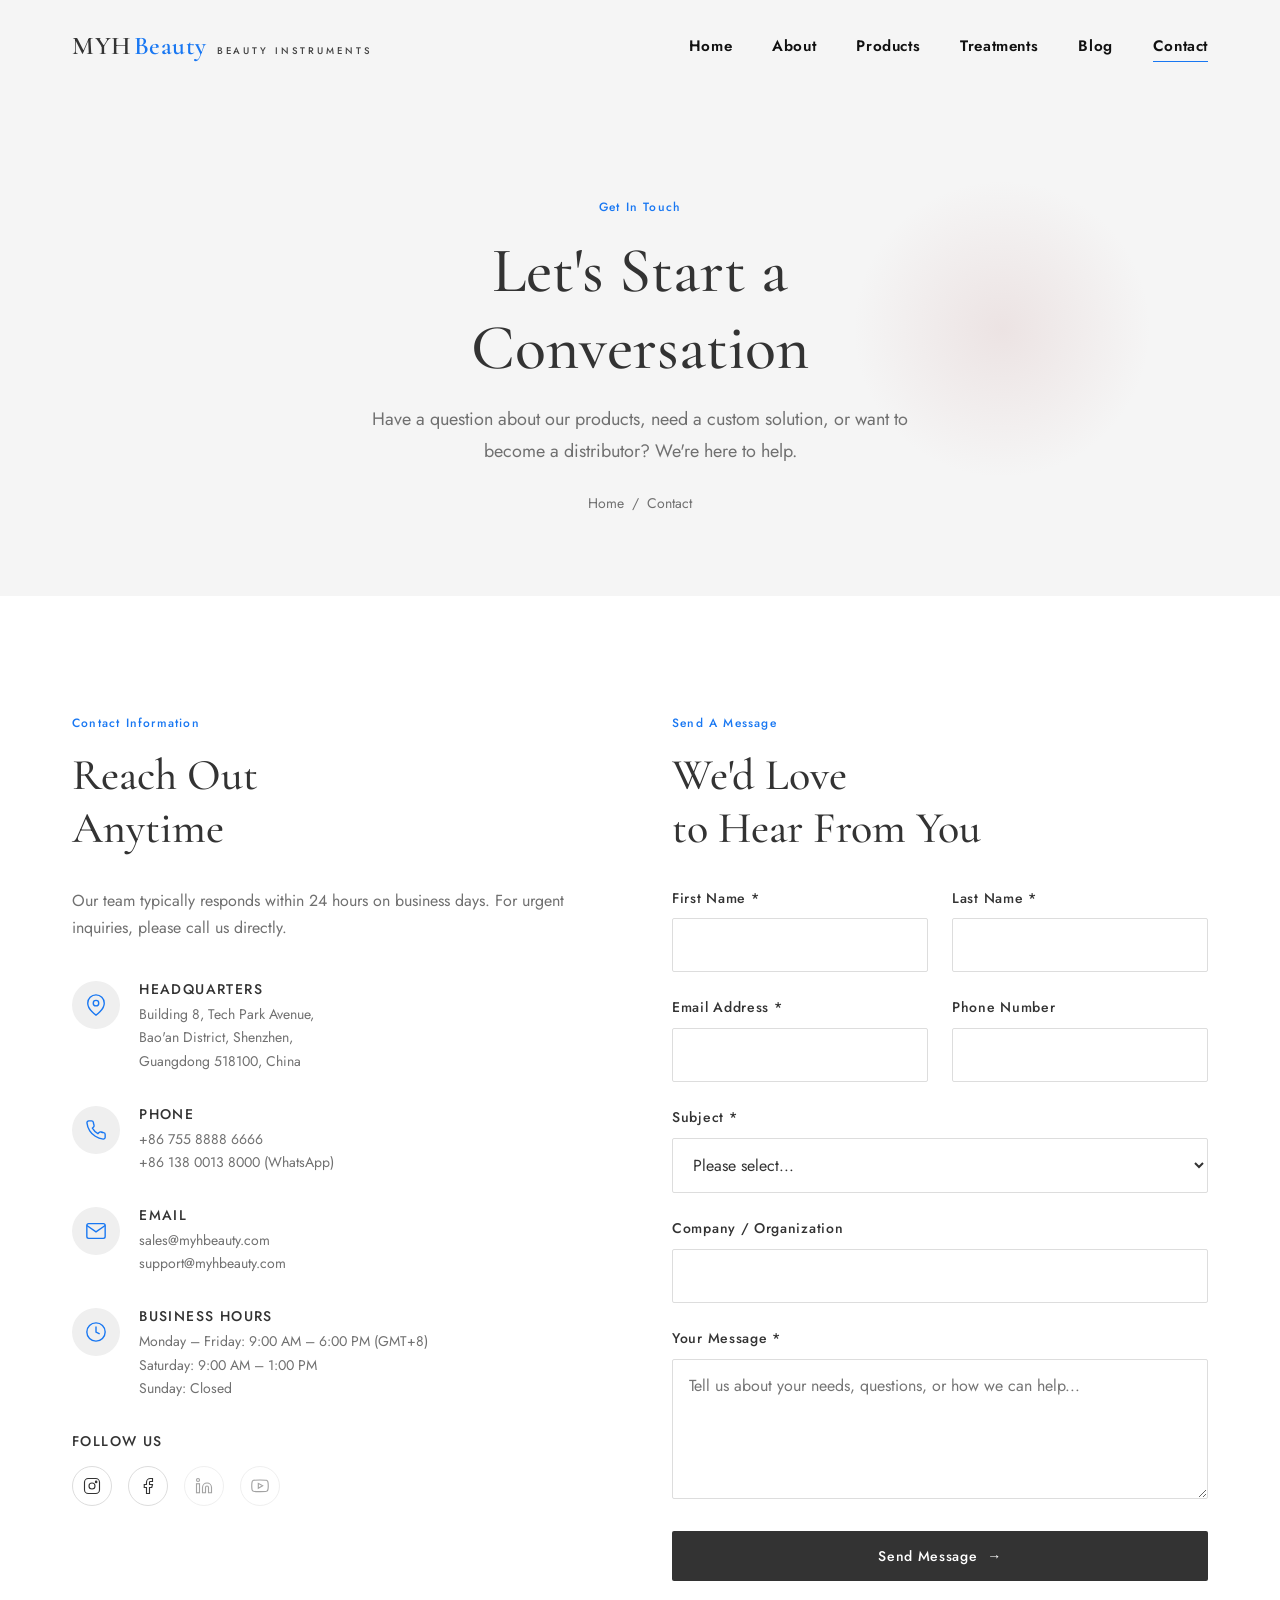
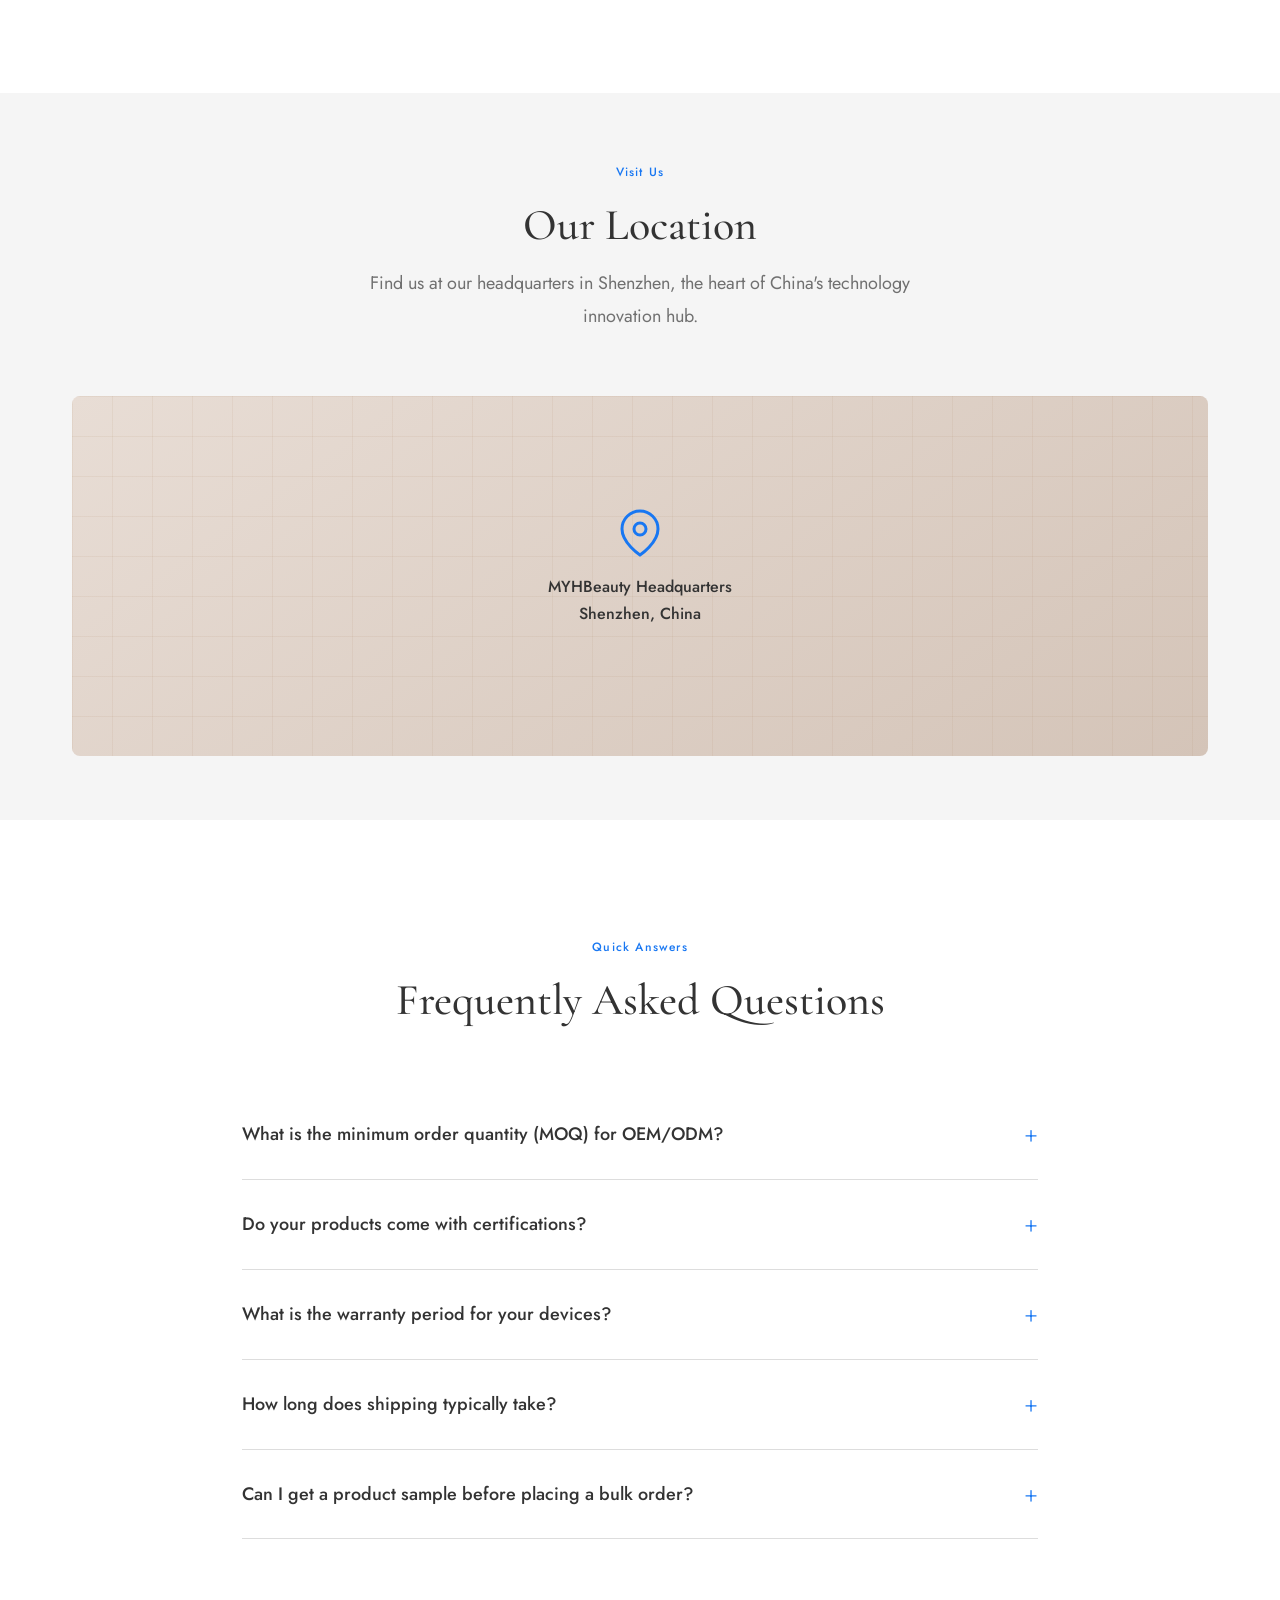
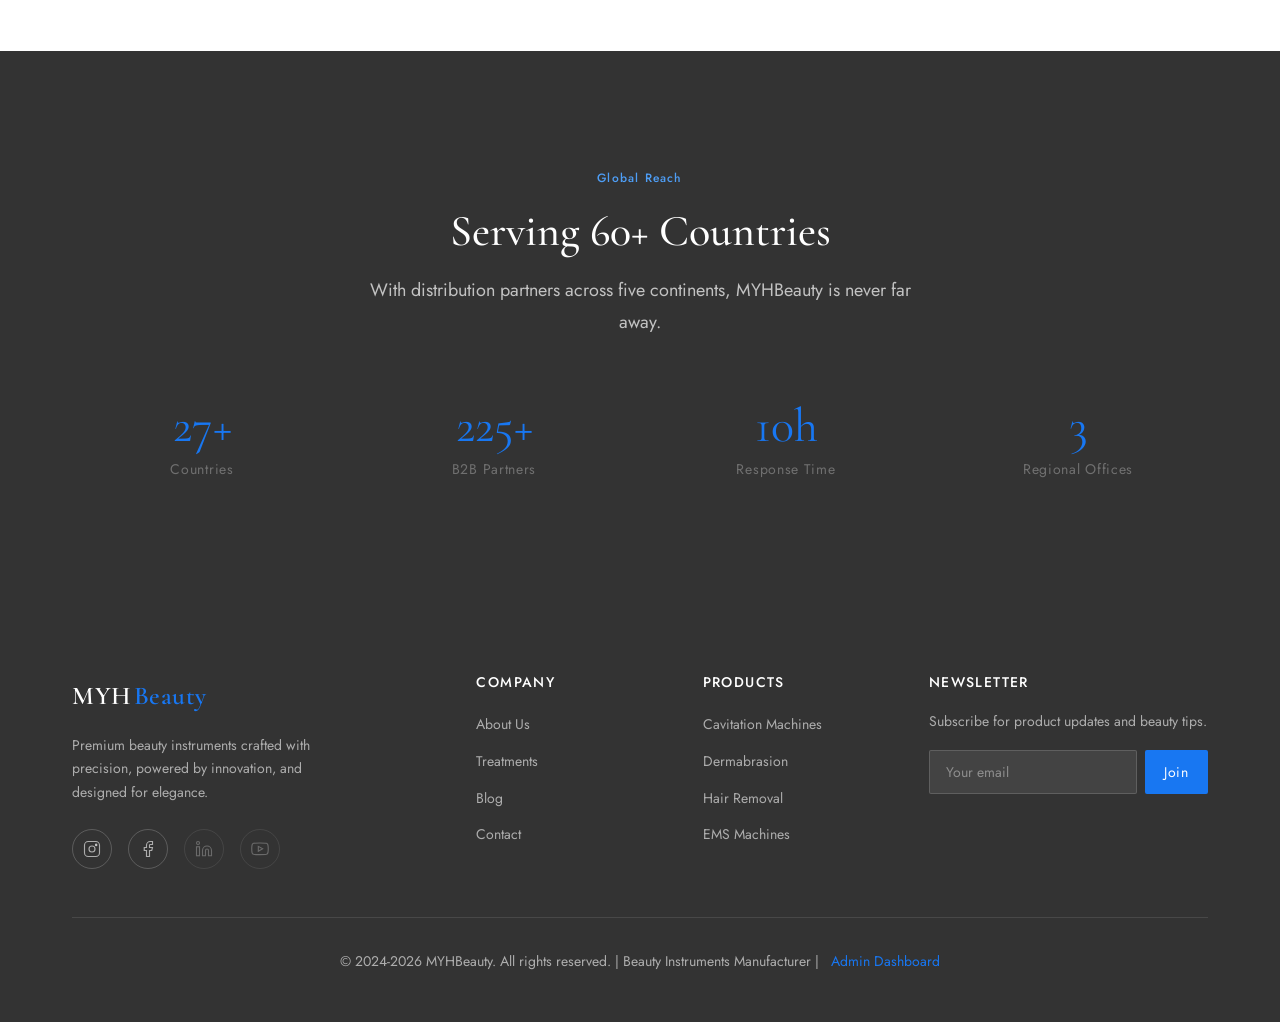
<file: contact.html>
<!DOCTYPE html>
<html lang="en">
<head>
  <meta charset="UTF-8">
  <meta name="viewport" content="width=device-width, initial-scale=1.0">
  <title>Contact Us — MYHBeauty</title>
  <meta name="description" content="Get in touch with MYHBeauty. Contact our team for product inquiries, OEM/ODM partnerships, customer support, or any questions about our beauty instruments.">
  <link rel="icon" type="image/svg+xml" href="favicon.svg">
  <meta property="og:type" content="website">
  <meta property="og:title" content="Contact Us — MYHBeauty">
  <meta property="og:description" content="Get in touch with MYHBeauty for product inquiries, OEM/ODM partnerships, and customer support.">
  <meta property="og:url" content="https://www.myhbeauty.com/contact.html">
  <meta property="og:site_name" content="MYHBeauty">
  <meta name="twitter:card" content="summary_large_image">
  <link rel="preconnect" href="https://fonts.googleapis.com">
  <link rel="preconnect" href="https://fonts.gstatic.com" crossorigin>
  <link href="https://fonts.googleapis.com/css2?family=Cormorant+Garamond:ital,wght@0,400;0,500;0,600;1,400;1,500&family=Jost:wght@300;400;500;600&display=swap" rel="stylesheet">
  <link rel="stylesheet" href="css/style.css">
</head>
<body>

  <!-- Loader -->
  <div class="loader">
    <div class="loader-text">MYHBeauty</div>
  </div>

  <!-- Navigation -->
  <nav class="nav">
    <div class="container nav-inner">
      <a href="index.html" class="nav-logo">
        MYH<span>Beauty</span>
        <span class="sub">Beauty Instruments</span>
      </a>
      <ul class="nav-links">
        <li><a href="index.html">Home</a></li>
        <li><a href="about.html">About</a></li>
        <li><a href="products.html">Products</a></li>
        <li><a href="treatments.html">Treatments</a></li>
        <li><a href="blog.html">Blog</a></li>
        <li><a href="contact.html">Contact</a></li>
      </ul>
      <button class="nav-toggle" aria-label="Menu">
        <span></span><span></span><span></span>
      </button>
    </div>
  </nav>

  <!-- Page Header -->
  <header class="page-header">
    <div class="container">
      <span class="eyebrow reveal">Get In Touch</span>
      <h1 class="reveal reveal-delay-1">Let's Start a<br>Conversation</h1>
      <p class="lead reveal reveal-delay-2">
        Have a question about our products, need a custom solution, or want
        to become a distributor? We're here to help.
      </p>
      <div class="breadcrumb reveal reveal-delay-3">
        <a href="index.html">Home</a> <span>/</span> <span>Contact</span>
      </div>
    </div>
  </header>

  <!-- Contact Info + Form -->
  <section class="section">
    <div class="container">
      <div class="contact-grid">
        <!-- Info -->
        <div class="reveal">
          <span class="eyebrow">Contact Information</span>
          <h2 style="margin-bottom: 2rem;">Reach Out<br>Anytime</h2>
          <p style="color: var(--c-text-soft); margin-bottom: 2.5rem;">
            Our team typically responds within 24 hours on business days.
            For urgent inquiries, please call us directly.
          </p>

          <div class="contact-info-item">
            <div class="contact-info-icon">
              <svg viewBox="0 0 24 24" fill="none" stroke="currentColor" stroke-width="1.5"><path d="M21 10c0 7-9 13-9 13s-9-6-9-13a9 9 0 0118 0z"/><circle cx="12" cy="10" r="3"/></svg>
            </div>
            <div>
              <h4>Headquarters</h4>
              <p>Building 8, Tech Park Avenue,<br>Bao'an District, Shenzhen,<br>Guangdong 518100, China</p>
            </div>
          </div>

          <div class="contact-info-item">
            <div class="contact-info-icon">
              <svg viewBox="0 0 24 24" fill="none" stroke="currentColor" stroke-width="1.5"><path d="M22 16.92v3a2 2 0 01-2.18 2 19.79 19.79 0 01-8.63-3.07 19.5 19.5 0 01-6-6 19.79 19.79 0 01-3.07-8.67A2 2 0 014.11 2h3a2 2 0 012 1.72 12.84 12.84 0 00.7 2.81 2 2 0 01-.45 2.11L8.09 9.91a16 16 0 006 6l1.27-1.27a2 2 0 012.11-.45 12.84 12.84 0 002.81.7A2 2 0 0122 16.92z"/></svg>
            </div>
            <div>
              <h4>Phone</h4>
              <p>+86 755 8888 6666<br>+86 138 0013 8000 (WhatsApp)</p>
            </div>
          </div>

          <div class="contact-info-item">
            <div class="contact-info-icon">
              <svg viewBox="0 0 24 24" fill="none" stroke="currentColor" stroke-width="1.5"><path d="M4 4h16c1.1 0 2 .9 2 2v12c0 1.1-.9 2-2 2H4c-1.1 0-2-.9-2-2V6c0-1.1.9-2 2-2z"/><path d="M22 6l-10 7L2 6"/></svg>
            </div>
            <div>
              <h4>Email</h4>
              <p>sales@myhbeauty.com<br>support@myhbeauty.com</p>
            </div>
          </div>

          <div class="contact-info-item">
            <div class="contact-info-icon">
              <svg viewBox="0 0 24 24" fill="none" stroke="currentColor" stroke-width="1.5"><circle cx="12" cy="12" r="10"/><path d="M12 6v6l4 2"/></svg>
            </div>
            <div>
              <h4>Business Hours</h4>
              <p>Monday – Friday: 9:00 AM – 6:00 PM (GMT+8)<br>Saturday: 9:00 AM – 1:00 PM<br>Sunday: Closed</p>
            </div>
          </div>

          <div style="margin-top: 2rem;">
            <h4 style="font-family: var(--ff-sans); font-size: var(--fs-sm); letter-spacing: .1em; text-transform: uppercase; margin-bottom: 1rem;">Follow Us</h4>
            <div class="footer-social footer-social-light" style="margin-top: 0;"></div>
          </div>
        </div>

        <!-- Form -->
        <div class="reveal reveal-delay-1">
          <span class="eyebrow">Send a Message</span>
          <h2 style="margin-bottom: 2rem;">We'd Love<br>to Hear From You</h2>

          <div class="form-success">
            &#10003; Thank you! Your message has been sent successfully. We'll get back to you within 24 hours.
          </div>

          <form id="contactForm" novalidate>
            <!-- Honeypot — hidden from humans, catches bots -->
            <input type="text" name="website" id="website" style="display:none" tabindex="-1" autocomplete="off">
            <div class="form-row">
              <div class="form-group">
                <label for="firstName">First Name *</label>
                <input type="text" id="firstName" name="firstName" required>
                <span class="form-error">This field is required</span>
              </div>
              <div class="form-group">
                <label for="lastName">Last Name *</label>
                <input type="text" id="lastName" name="lastName" required>
                <span class="form-error">This field is required</span>
              </div>
            </div>

            <div class="form-row">
              <div class="form-group">
                <label for="email">Email Address *</label>
                <input type="email" id="email" name="email" required>
                <span class="form-error">Please enter a valid email address</span>
              </div>
              <div class="form-group">
                <label for="phone">Phone Number</label>
                <input type="tel" id="phone" name="phone">
              </div>
            </div>

            <div class="form-group">
              <label for="subject">Subject *</label>
              <select id="subject" name="subject" required>
                <option value="">Please select...</option>
                <option value="product">Product Inquiry</option>
                <option value="oem">OEM / ODM Partnership</option>
                <option value="distributor">Become a Distributor</option>
                <option value="support">Customer Support</option>
                <option value="other">Other</option>
              </select>
              <span class="form-error">Please select a subject</span>
            </div>

            <div class="form-group">
              <label for="company">Company / Organization</label>
              <input type="text" id="company" name="company">
            </div>

            <div class="form-group">
              <label for="message">Your Message *</label>
              <textarea id="message" name="message" required placeholder="Tell us about your needs, questions, or how we can help..."></textarea>
              <span class="form-error">Please enter your message</span>
            </div>

            <button type="submit" class="btn btn-primary btn-arrow" style="width: 100%; justify-content: center;">Send Message</button>
          </form>
        </div>
      </div>
    </div>
  </section>

  <!-- Map -->
  <section class="section-sm bg-warm">
    <div class="container">
      <div class="section-title reveal">
        <span class="eyebrow">Visit Us</span>
        <h2>Our Location</h2>
        <p class="lead">Find us at our headquarters in Shenzhen, the heart of China's technology innovation hub.</p>
      </div>
      <div class="map-placeholder reveal">
        <div class="map-pin">
          <svg viewBox="0 0 24 24" fill="none" stroke="currentColor" stroke-width="1.5"><path d="M21 10c0 7-9 13-9 13s-9-6-9-13a9 9 0 0118 0z"/><circle cx="12" cy="10" r="3"/></svg>
          <p>MYHBeauty Headquarters<br>Shenzhen, China</p>
        </div>
      </div>
    </div>
  </section>

  <!-- FAQ -->
  <section class="section">
    <div class="container container-narrow">
      <div class="section-title reveal">
        <span class="eyebrow">Quick Answers</span>
        <h2>Frequently Asked Questions</h2>
      </div>

      <div class="reveal" style="max-width: 100%;">
        <details style="border-bottom: 1px solid var(--c-line); padding: 1.5rem 0; cursor: pointer;">
          <summary style="font-weight: 500; color: var(--c-dark); font-size: var(--fs-lg); list-style: none; display: flex; justify-content: space-between; align-items: center;">
            What is the minimum order quantity (MOQ) for OEM/ODM?
            <span style="color: var(--c-accent); font-size: 1.5rem;">+</span>
          </summary>
          <p style="color: var(--c-text-soft); margin-top: 1rem;">Our standard MOQ for OEM/ODM projects is 500 units. For larger or more complex custom designs, we can discuss flexible arrangements based on your specific needs. Contact our B2B team for a detailed quote.</p>
        </details>

        <details style="border-bottom: 1px solid var(--c-line); padding: 1.5rem 0; cursor: pointer;">
          <summary style="font-weight: 500; color: var(--c-dark); font-size: var(--fs-lg); list-style: none; display: flex; justify-content: space-between; align-items: center;">
            Do your products come with certifications?
            <span style="color: var(--c-accent); font-size: 1.5rem;">+</span>
          </summary>
          <p style="color: var(--c-text-soft); margin-top: 1rem;">Yes. All MYHBeauty instruments are CE, FDA, and RoHS certified. Additional certifications such as PSE, KC, and TGA can be arranged for specific markets upon request.</p>
        </details>

        <details style="border-bottom: 1px solid var(--c-line); padding: 1.5rem 0; cursor: pointer;">
          <summary style="font-weight: 500; color: var(--c-dark); font-size: var(--fs-lg); list-style: none; display: flex; justify-content: space-between; align-items: center;">
            What is the warranty period for your devices?
            <span style="color: var(--c-accent); font-size: 1.5rem;">+</span>
          </summary>
          <p style="color: var(--c-text-soft); margin-top: 1rem;">We offer a 24-month warranty on all professional devices and a 12-month warranty on home-use products. Extended warranty options are available for bulk and OEM orders.</p>
        </details>

        <details style="border-bottom: 1px solid var(--c-line); padding: 1.5rem 0; cursor: pointer;">
          <summary style="font-weight: 500; color: var(--c-dark); font-size: var(--fs-lg); list-style: none; display: flex; justify-content: space-between; align-items: center;">
            How long does shipping typically take?
            <span style="color: var(--c-accent); font-size: 1.5rem;">+</span>
          </summary>
          <p style="color: var(--c-text-soft); margin-top: 1rem;">For in-stock items, we ship within 3-5 business days. International shipping takes 7-15 days by sea and 3-7 days by air, depending on destination. OEM orders have a production lead time of 25-35 days.</p>
        </details>

        <details style="border-bottom: 1px solid var(--c-line); padding: 1.5rem 0; cursor: pointer;">
          <summary style="font-weight: 500; color: var(--c-dark); font-size: var(--fs-lg); list-style: none; display: flex; justify-content: space-between; align-items: center;">
            Can I get a product sample before placing a bulk order?
            <span style="color: var(--c-accent); font-size: 1.5rem;">+</span>
          </summary>
          <p style="color: var(--c-text-soft); margin-top: 1rem;">Absolutely. We provide sample units for evaluation. Sample costs are credited toward your bulk order if placed within 60 days. Contact us to arrange a sample shipment.</p>
        </details>
      </div>
    </div>
  </section>

  <!-- Global Presence -->
  <section class="section bg-dark">
    <div class="container">
      <div class="section-title reveal">
        <span class="eyebrow" style="color: var(--c-rose);">Global Reach</span>
        <h2>Serving 60+ Countries</h2>
        <p class="lead" style="color: rgba(255,255,255,.7);">With distribution partners across five continents, MYHBeauty is never far away.</p>
      </div>
      <div class="stats">
        <div class="stat-item reveal">
          <div class="num"><span data-count="60" data-suffix="+">0</span></div>
          <div class="label">Countries</div>
        </div>
        <div class="stat-item reveal reveal-delay-1">
          <div class="num"><span data-count="500" data-suffix="+">0</span></div>
          <div class="label">B2B Partners</div>
        </div>
        <div class="stat-item reveal reveal-delay-2">
          <div class="num"><span data-count="24" data-suffix="h">0</span></div>
          <div class="label">Response Time</div>
        </div>
        <div class="stat-item reveal reveal-delay-3">
          <div class="num"><span data-count="7" data-suffix="">0</span></div>
          <div class="label">Regional Offices</div>
        </div>
      </div>
    </div>
  </section>

  <!-- Footer -->
  <footer class="footer">
    <div class="container">
      <div class="footer-grid">
        <div class="footer-brand">
          <a href="index.html" class="nav-logo">MYH<span style="color:var(--c-accent)">Beauty</span></a>
          <p>Premium beauty instruments crafted with precision, powered by innovation, and designed for elegance.</p>
          <div class="footer-social"></div>
        </div>
        <div class="footer-col">
          <h4>Company</h4>
          <ul>
            <li><a href="about.html">About Us</a></li>
            <li><a href="treatments.html">Treatments</a></li>
            <li><a href="blog.html">Blog</a></li>
            <li><a href="contact.html">Contact</a></li>
          </ul>
        </div>
        <div class="footer-col">
          <h4>Products</h4>
          <ul>
            <li><a href="products.html?cat=cavitation">Cavitation Machines</a></li>
            <li><a href="products.html?cat=derma">Dermabrasion</a></li>
            <li><a href="products.html?cat=hair">Hair Removal</a></li>
            <li><a href="products.html?cat=ems">EMS Machines</a></li>
          </ul>
        </div>
        <div class="footer-col">
          <h4>Newsletter</h4>
          <p style="font-size: var(--fs-sm); margin-bottom: 0;">Subscribe for product updates and beauty tips.</p>
          <form class="newsletter-form">
            <input type="email" placeholder="Your email" required>
            <button type="submit">Join</button>
          </form>
        </div>
      </div>
      <div class="footer-bottom">
        <p>&copy; 2024-2026 MYHBeauty. All rights reserved. | Beauty Instruments Manufacturer | <a href="login.html" style="color:var(--c-accent); margin-left:.5rem;">Admin Dashboard</a></p>
      </div>
    </div>
  </footer>

  <!-- Scroll to Top -->
  <button class="scroll-top" aria-label="Scroll to top">
    <svg viewBox="0 0 24 24" fill="none" stroke="currentColor" stroke-width="2"><path d="M18 15l-6-6-6 6"/></svg>
  </button>

  <script src="data.js"></script>
  <script src="js/store.js"></script>
  <script src="js/main.js"></script>
</body>
</html>
</file>
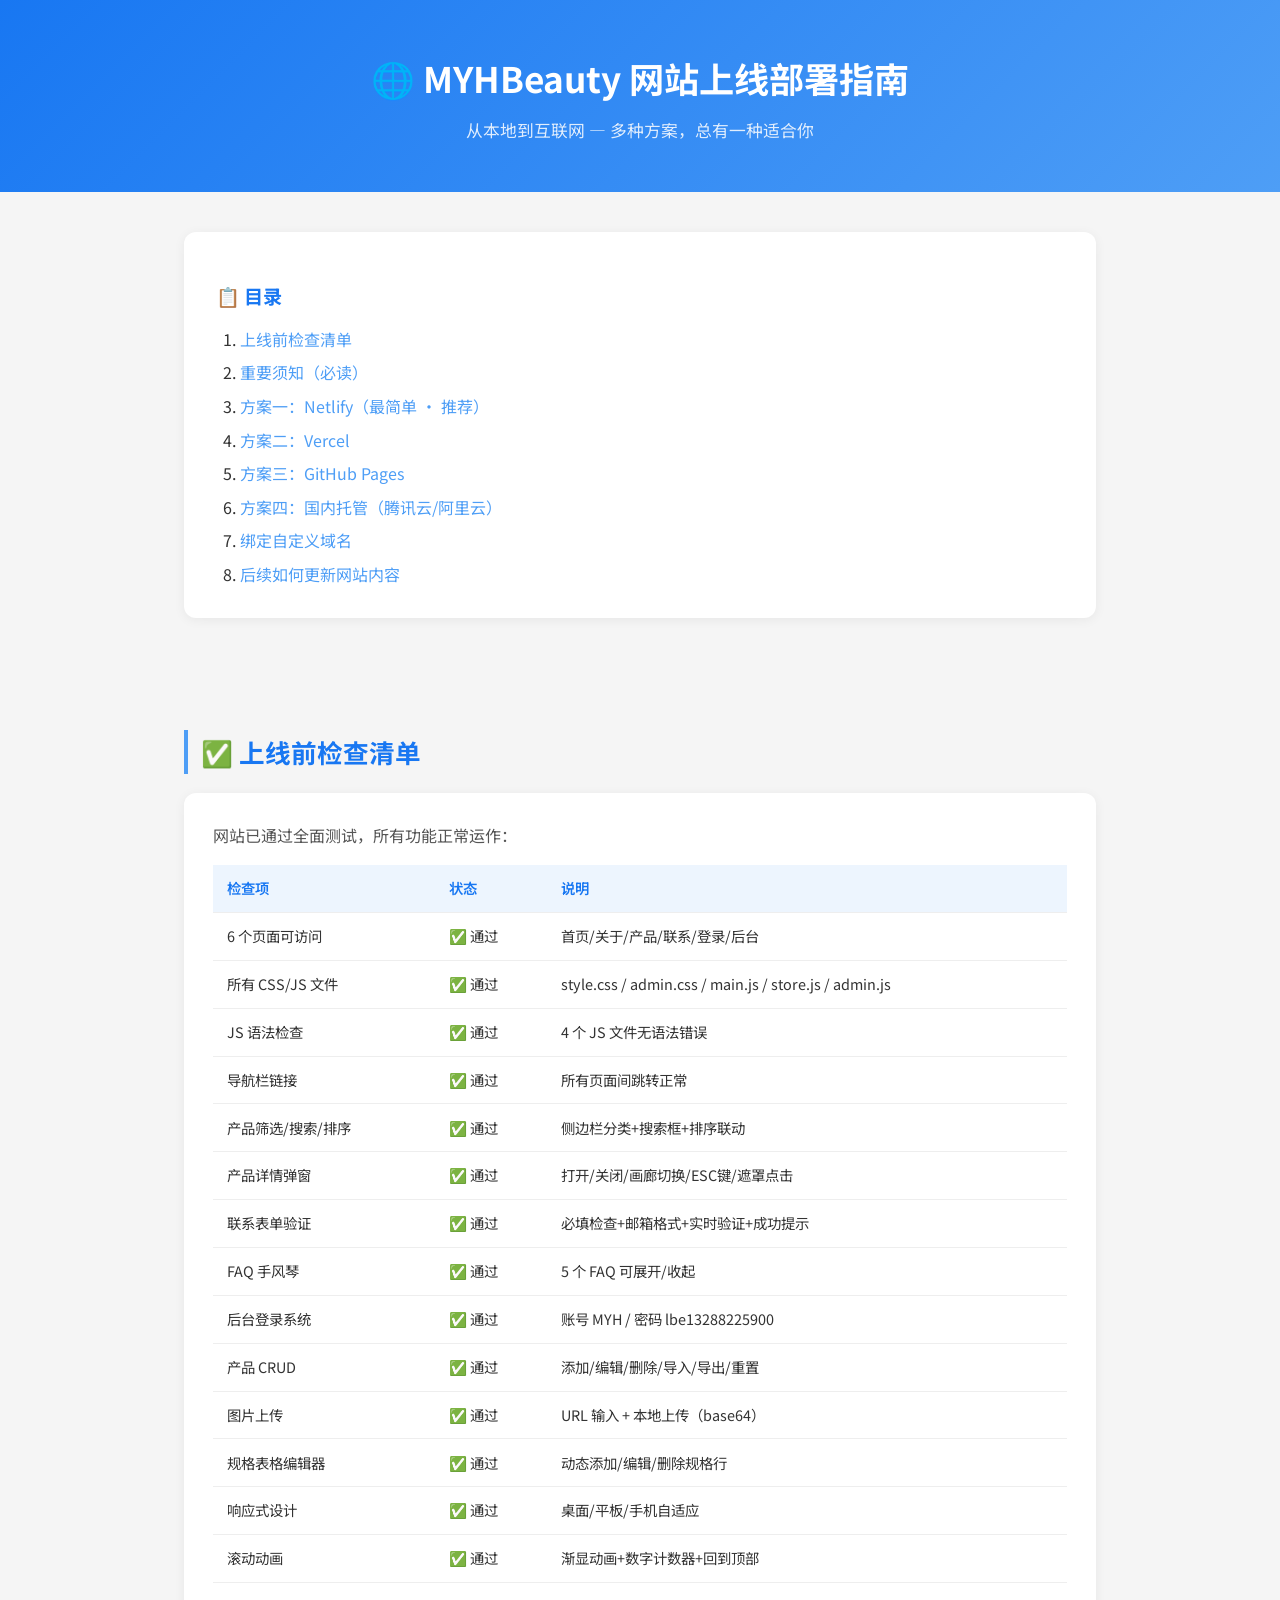
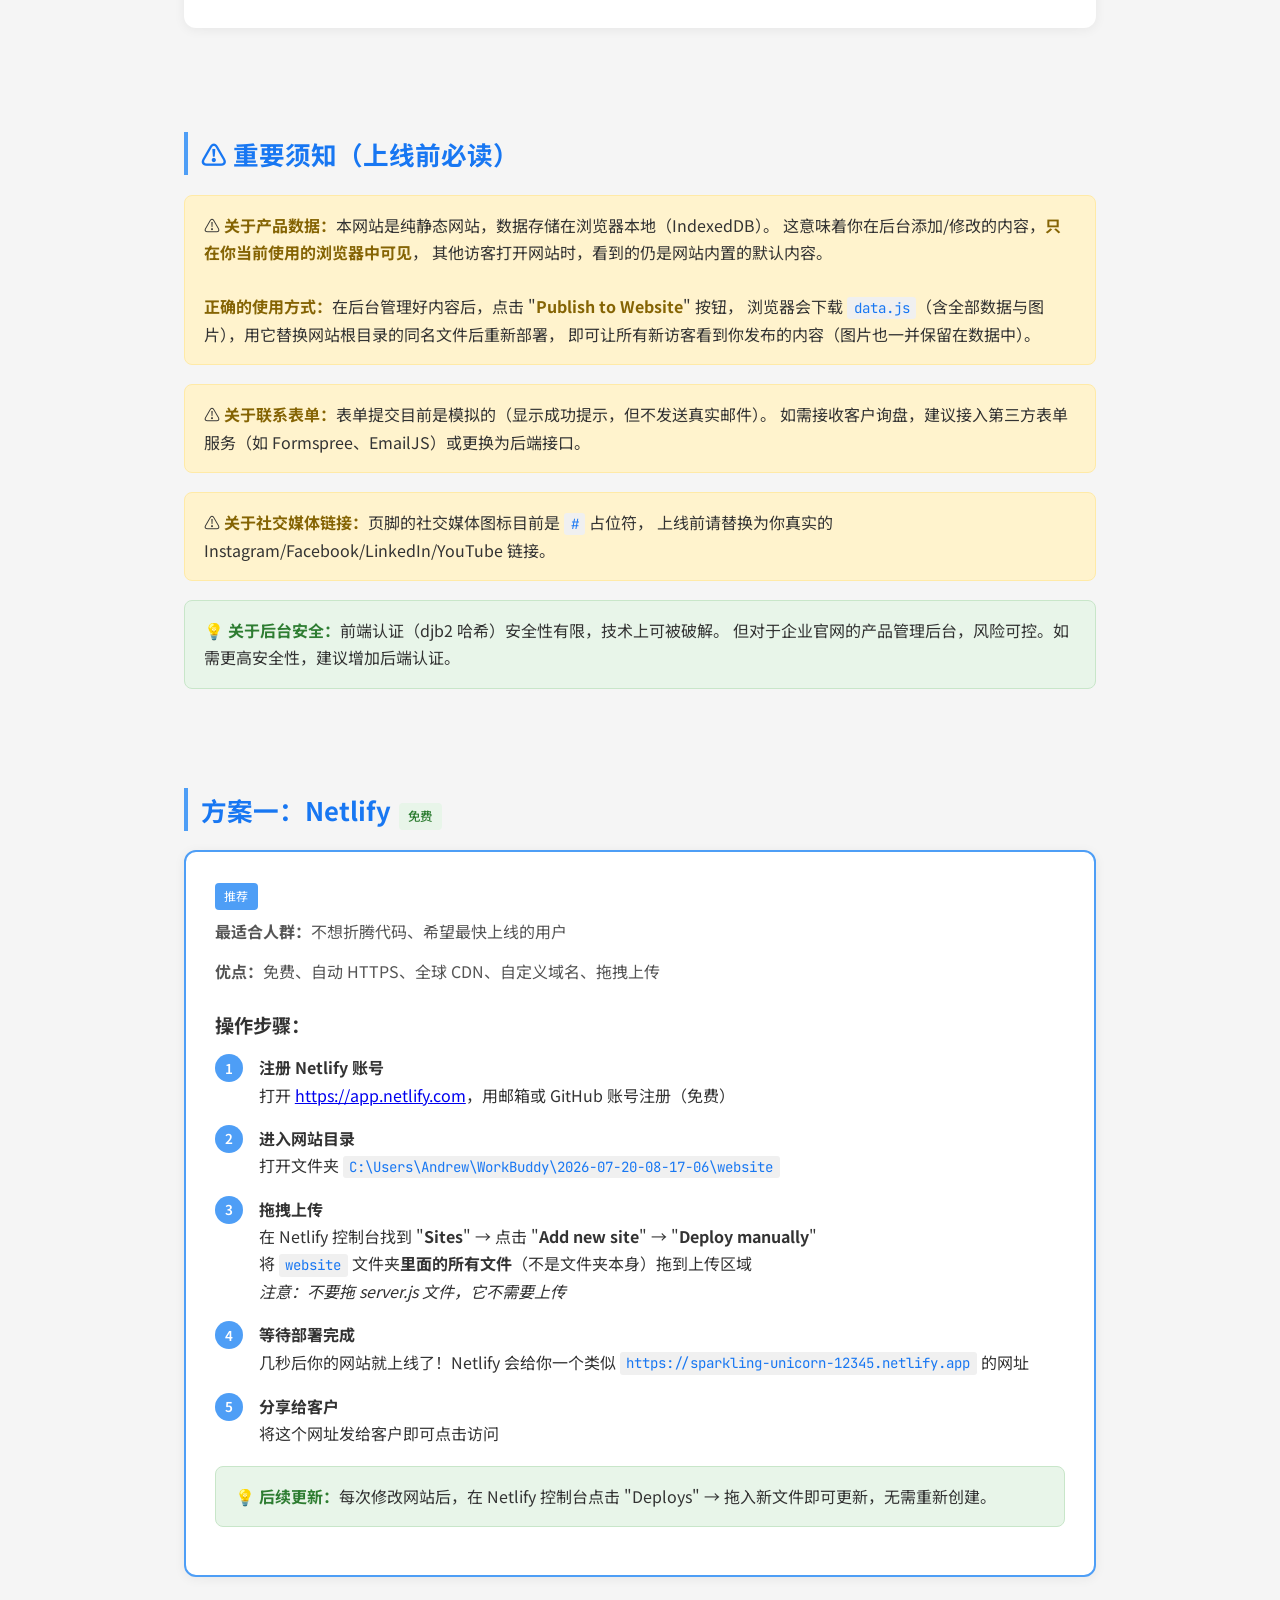
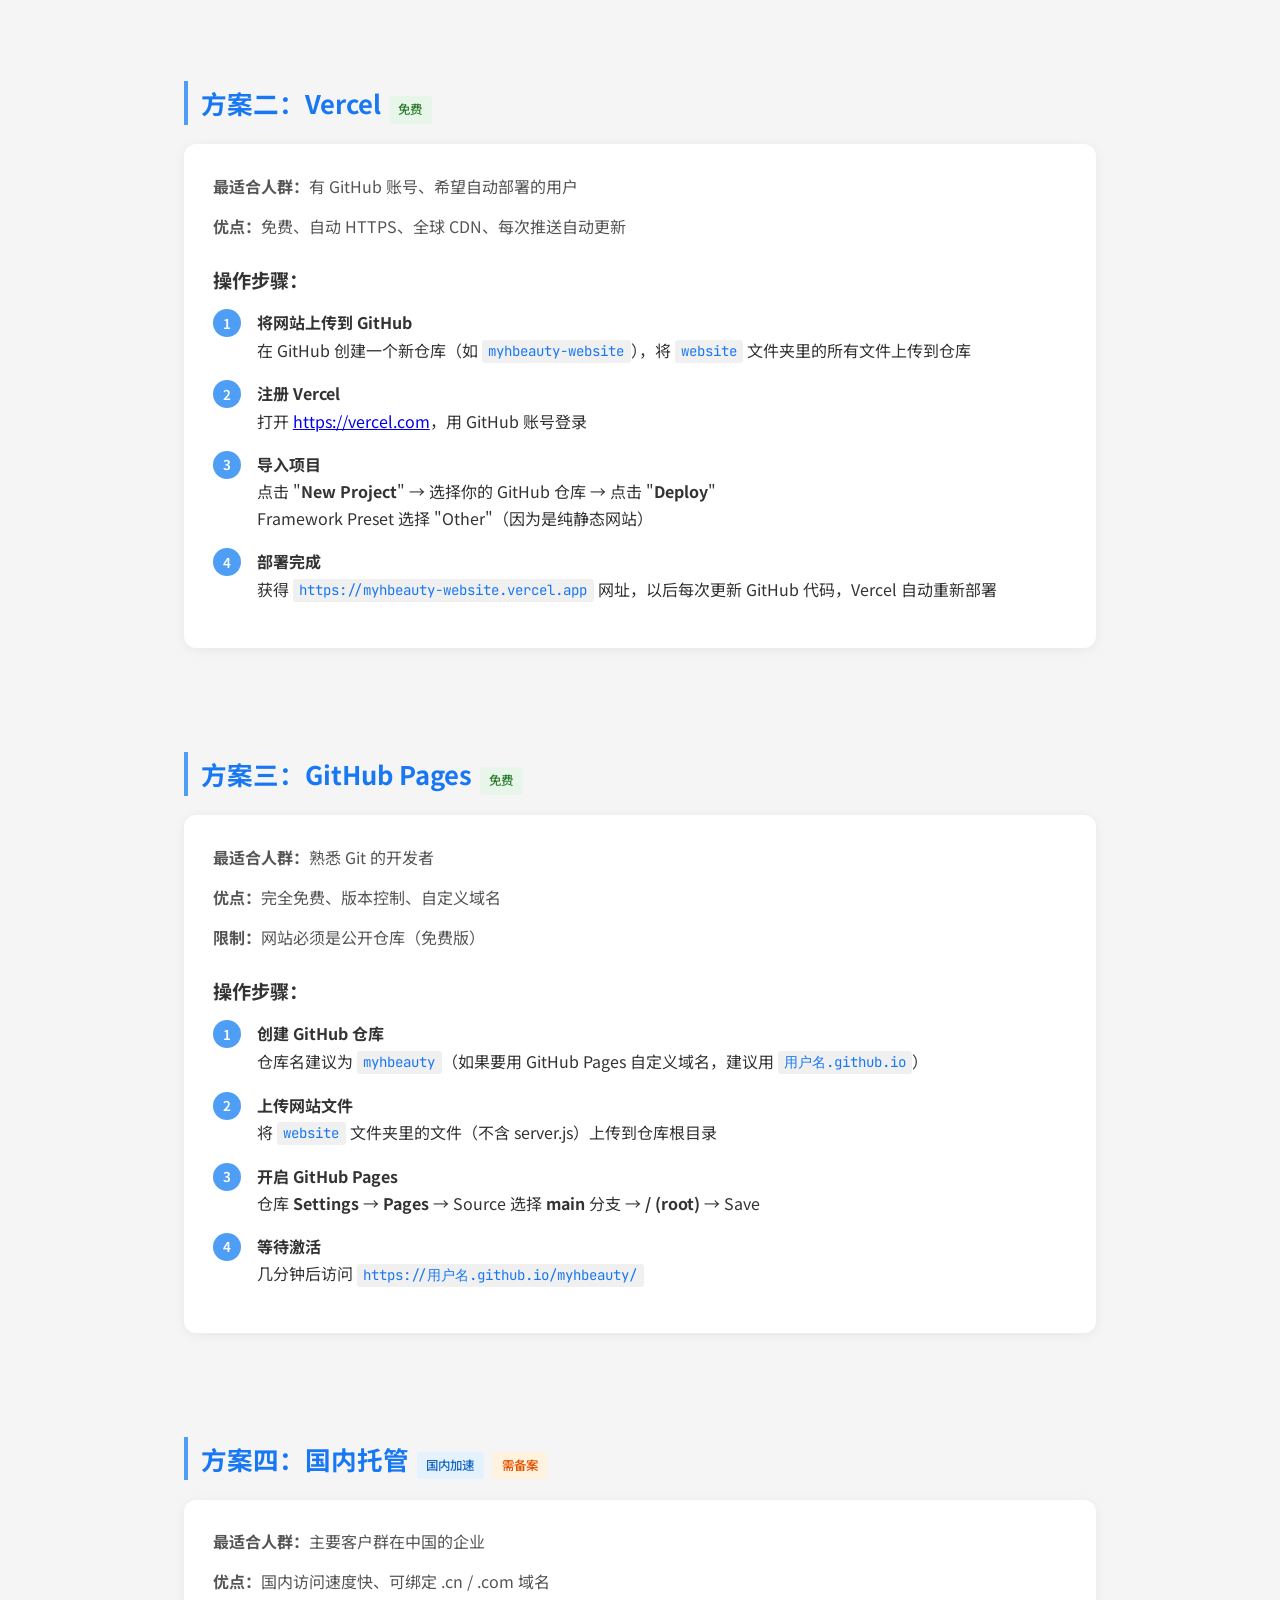
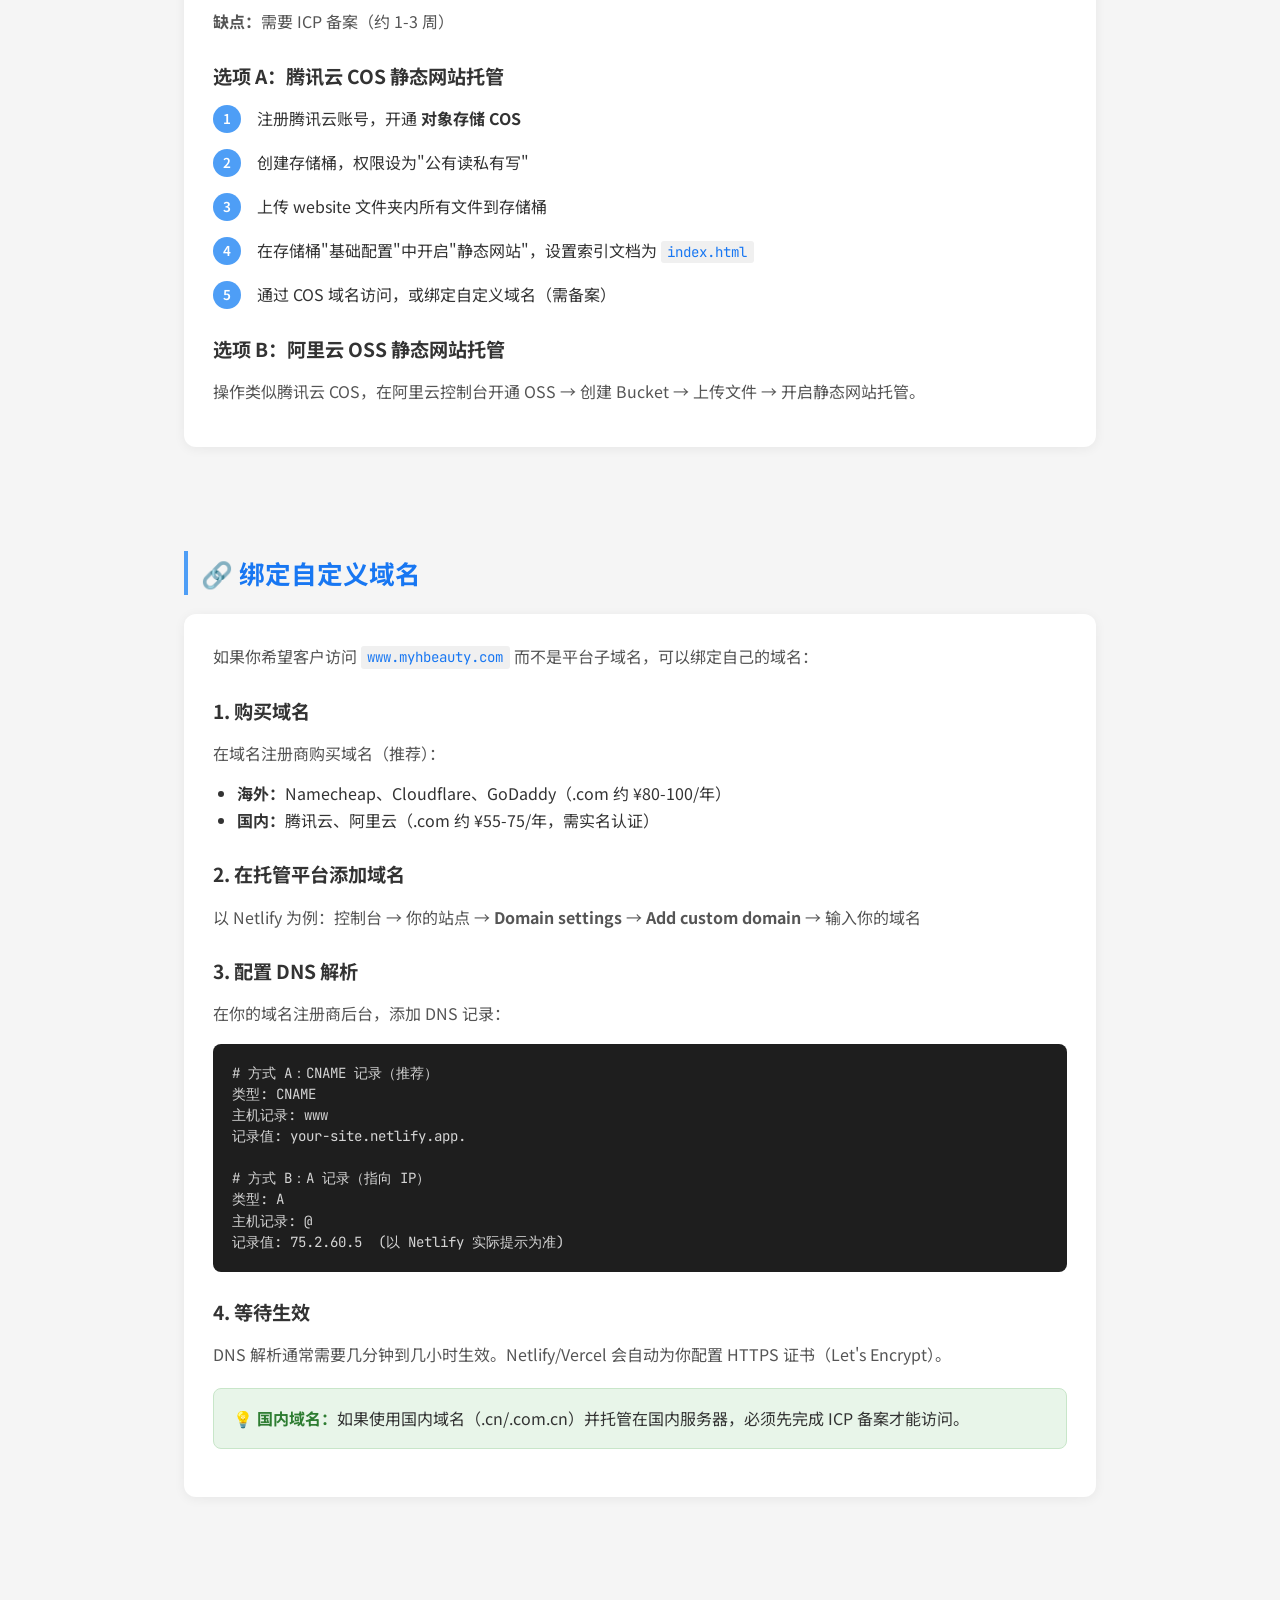
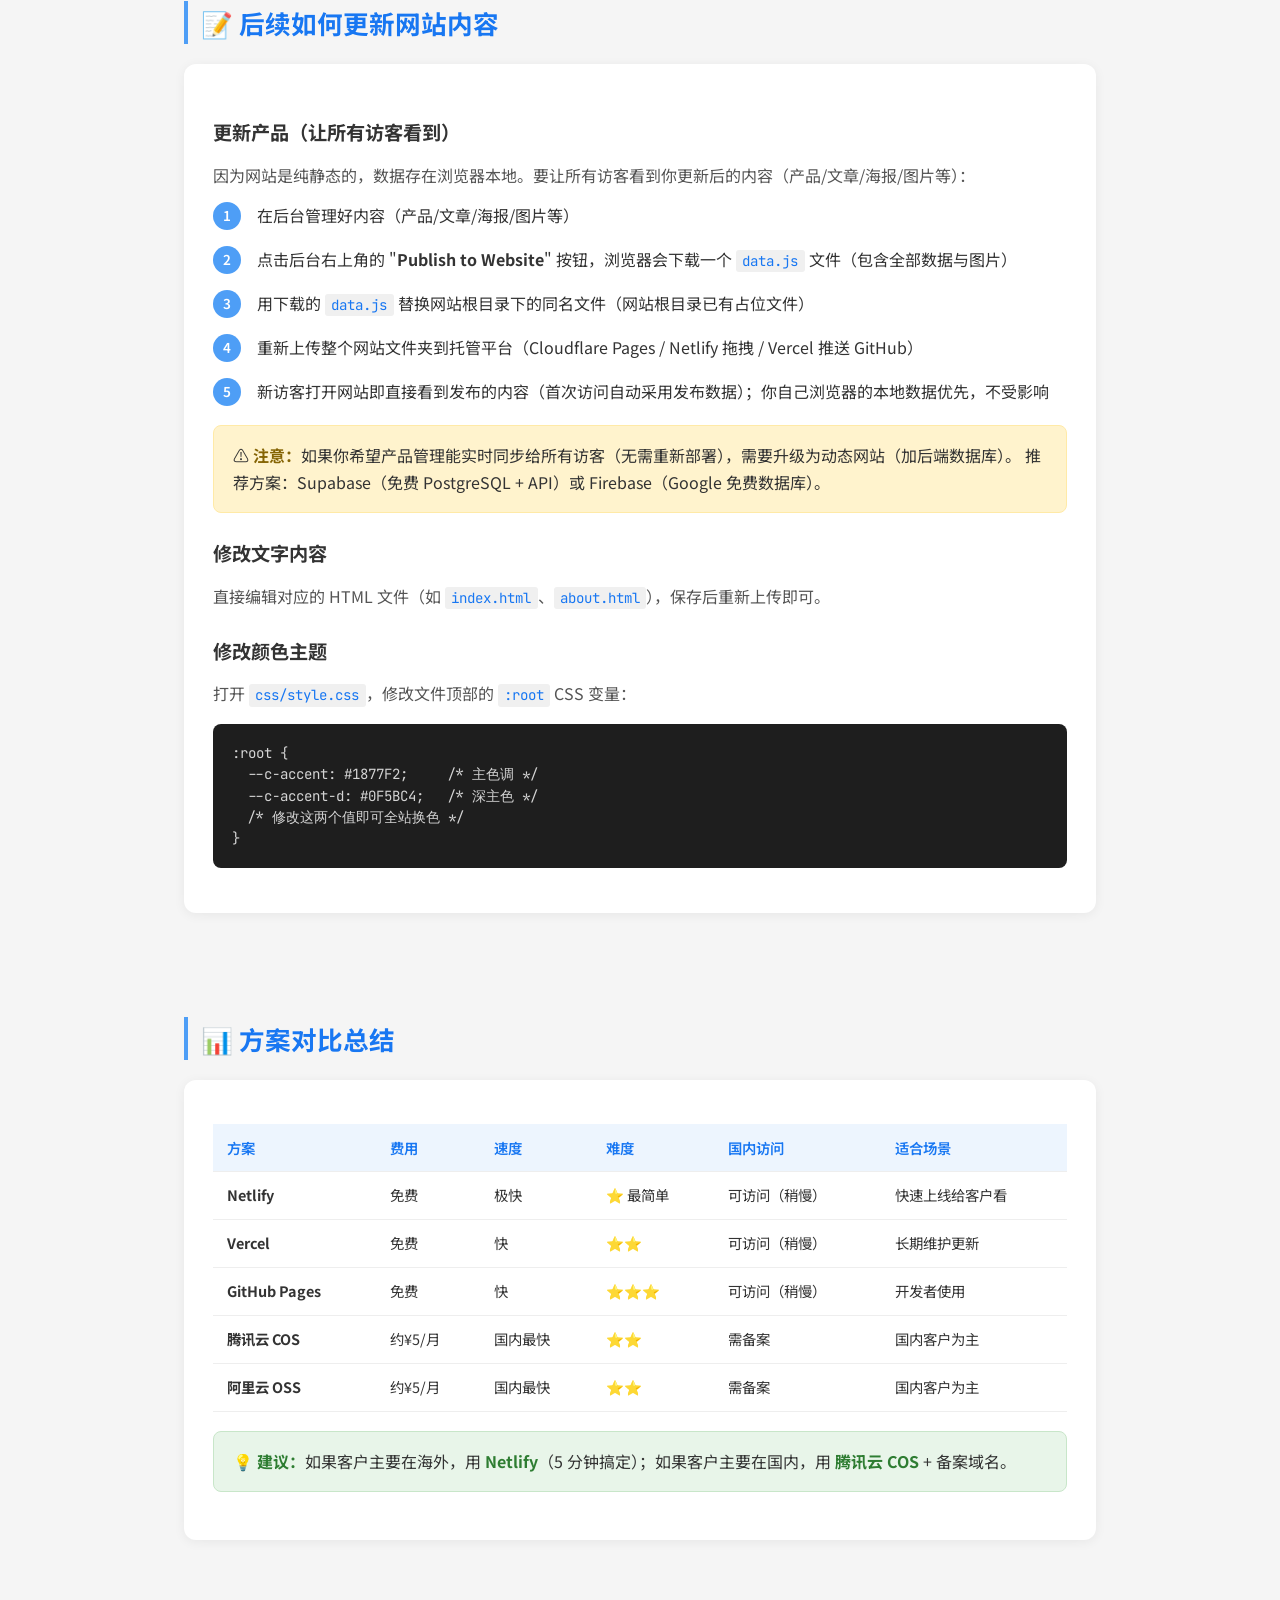
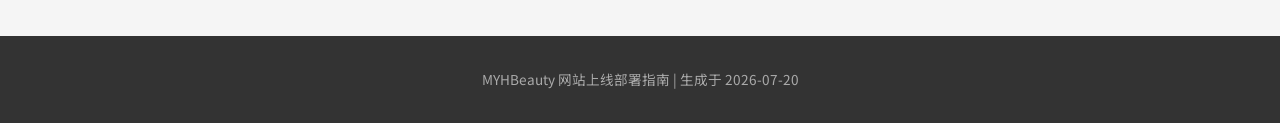
<file: deploy-guide.html>
<!DOCTYPE html>
<html lang="zh-CN">
<head>
<meta charset="UTF-8">
<meta name="viewport" content="width=device-width, initial-scale=1.0">
<title>网站上线部署指南 — MYHBeauty</title>
<link href="https://fonts.googleapis.com/css2?family=Noto+Sans+SC:wght@300;400;500;600;700&family=JetBrains+Mono:wght@400;500&display=swap" rel="stylesheet">
<style>
  *{margin:0;padding:0;box-sizing:border-box;}
  body{font-family:'Noto Sans SC',sans-serif;line-height:1.7;color:#333;background:#f5f5f5;}
  .container{max-width:960px;margin:0 auto;padding:0 1.5rem;}
  header{background:linear-gradient(135deg,#1877F2,#4E9EF6);color:#fff;padding:3rem 0;text-align:center;}
  header h1{font-size:2.2rem;margin-bottom:.5rem;}
  header p{opacity:.85;font-size:1.05rem;}
  .section{padding:2.5rem 0;}
  .section h2{font-size:1.6rem;color:#1877F2;margin-bottom:1.2rem;border-left:4px solid #4E9EF6;padding-left:.8rem;}
  .section h3{font-size:1.2rem;color:#333;margin:1.5rem 0 .8rem;}
  .section p{margin-bottom:.8rem;color:#555;}
  .card{background:#fff;border-radius:12px;padding:1.8rem;margin-bottom:1.5rem;box-shadow:0 2px 12px rgba(0,0,0,.06);}
  .card.recommended{border:2px solid #4E9EF6;}
  .card.recommended::before{content:'推荐';display:inline-block;background:#4E9EF6;color:#fff;font-size:.75rem;padding:.2rem .6rem;border-radius:4px;margin-bottom:.5rem;}
  .badge{display:inline-block;padding:.2rem .6rem;border-radius:4px;font-size:.78rem;font-weight:500;margin-left:.5rem;}
  .badge.free{background:#e8f5e9;color:#2e7d32;}
  .badge.paid{background:#fff3e0;color:#e65100;}
  .badge.cn{background:#e3f2fd;color:#1565c0;}
  .step{display:flex;gap:1rem;margin-bottom:1rem;align-items:flex-start;}
  .step-num{flex-shrink:0;width:28px;height:28px;background:#4E9EF6;color:#fff;border-radius:50%;display:flex;align-items:center;justify-content:center;font-size:.85rem;font-weight:600;}
  .step-content{flex:1;}
  .step-content strong{color:#333;}
  code{font-family:'JetBrains Mono',monospace;background:#f0f0f0;padding:.15rem .4rem;border-radius:3px;font-size:.88rem;color:#1877F2;}
  pre{background:#1e1e1e;color:#d4d4d4;padding:1.2rem;border-radius:8px;overflow-x:auto;margin:1rem 0;font-family:'JetBrains Mono',monospace;font-size:.85rem;line-height:1.5;}
  pre code{background:none;color:inherit;padding:0;}
  .warn{background:#fff3cd;border:1px solid #ffeaa7;border-radius:8px;padding:1rem 1.2rem;margin:1.2rem 0;}
  .warn strong{color:#856404;}
  .warn::before{content:'⚠️ ';}
  .tip{background:#e8f5e9;border:1px solid #c8e6c9;border-radius:8px;padding:1rem 1.2rem;margin:1.2rem 0;}
  .tip strong{color:#2e7d32;}
  .tip::before{content:'💡 ';}
  table{width:100%;border-collapse:collapse;margin:1rem 0;}
  th,td{padding:.7rem .9rem;text-align:left;border-bottom:1px solid #eee;font-size:.9rem;}
  th{background:#EDF5FE;color:#1877F2;font-weight:600;}
  .compare-grid{display:grid;grid-template-columns:1fr 1fr;gap:1rem;margin:1rem 0;}
  .compare-grid > div{padding:1rem;border-radius:8px;}
  .compare-grid .pro{background:#e8f5e9;}
  .compare-grid .con{background:#ffebee;}
  .compare-grid h4{margin-bottom:.5rem;font-size:.95rem;}
  .compare-grid .pro h4{color:#2e7d32;}
  .compare-grid .con h4{color:#c62828;}
  .toc{background:#fff;border-radius:12px;padding:1.5rem 2rem;margin-bottom:2rem;box-shadow:0 2px 12px rgba(0,0,0,.06);}
  .toc h3{color:#1877F2;margin-bottom:.8rem;}
  .toc ol{padding-left:1.5rem;}
  .toc li{margin-bottom:.4rem;}
  .toc a{color:#4E9EF6;text-decoration:none;}
  .toc a:hover{text-decoration:underline;}
  footer{background:#333;color:#aaa;text-align:center;padding:2rem 0;font-size:.85rem;margin-top:2rem;}
  @media(max-width:640px){
    .compare-grid{grid-template-columns:1fr;}
    header h1{font-size:1.6rem;}
  }
</style>
</head>
<body>

<header>
  <div class="container">
    <h1>🌐 MYHBeauty 网站上线部署指南</h1>
    <p>从本地到互联网 — 多种方案，总有一种适合你</p>
  </div>
</header>

<div class="container">

  <!-- 目录 -->
  <div class="section">
    <div class="toc">
      <h3>📋 目录</h3>
      <ol>
        <li><a href="#check">上线前检查清单</a></li>
        <li><a href="#important">重要须知（必读）</a></li>
        <li><a href="#netlify">方案一：Netlify（最简单 · 推荐）</a></li>
        <li><a href="#vercel">方案二：Vercel</a></li>
        <li><a href="#github">方案三：GitHub Pages</a></li>
        <li><a href="#cn">方案四：国内托管（腾讯云/阿里云）</a></li>
        <li><a href="#domain">绑定自定义域名</a></li>
        <li><a href="#update">后续如何更新网站内容</a></li>
      </ol>
    </div>
  </div>

  <!-- 检查清单 -->
  <div class="section" id="check">
    <h2>✅ 上线前检查清单</h2>
    <div class="card">
      <p>网站已通过全面测试，所有功能正常运作：</p>
      <table>
        <tr><th>检查项</th><th>状态</th><th>说明</th></tr>
        <tr><td>6 个页面可访问</td><td>✅ 通过</td><td>首页/关于/产品/联系/登录/后台</td></tr>
        <tr><td>所有 CSS/JS 文件</td><td>✅ 通过</td><td>style.css / admin.css / main.js / store.js / admin.js</td></tr>
        <tr><td>JS 语法检查</td><td>✅ 通过</td><td>4 个 JS 文件无语法错误</td></tr>
        <tr><td>导航栏链接</td><td>✅ 通过</td><td>所有页面间跳转正常</td></tr>
        <tr><td>产品筛选/搜索/排序</td><td>✅ 通过</td><td>侧边栏分类+搜索框+排序联动</td></tr>
        <tr><td>产品详情弹窗</td><td>✅ 通过</td><td>打开/关闭/画廊切换/ESC键/遮罩点击</td></tr>
        <tr><td>联系表单验证</td><td>✅ 通过</td><td>必填检查+邮箱格式+实时验证+成功提示</td></tr>
        <tr><td>FAQ 手风琴</td><td>✅ 通过</td><td>5 个 FAQ 可展开/收起</td></tr>
        <tr><td>后台登录系统</td><td>✅ 通过</td><td>账号 MYH / 密码 lbe13288225900</td></tr>
        <tr><td>产品 CRUD</td><td>✅ 通过</td><td>添加/编辑/删除/导入/导出/重置</td></tr>
        <tr><td>图片上传</td><td>✅ 通过</td><td>URL 输入 + 本地上传（base64）</td></tr>
        <tr><td>规格表格编辑器</td><td>✅ 通过</td><td>动态添加/编辑/删除规格行</td></tr>
        <tr><td>响应式设计</td><td>✅ 通过</td><td>桌面/平板/手机自适应</td></tr>
        <tr><td>滚动动画</td><td>✅ 通过</td><td>渐显动画+数字计数器+回到顶部</td></tr>
      </table>
    </div>
  </div>

  <!-- 重要须知 -->
  <div class="section" id="important">
    <h2>⚠️ 重要须知（上线前必读）</h2>

    <div class="warn">
      <strong>关于产品数据：</strong>本网站是纯静态网站，数据存储在浏览器本地（IndexedDB）。
      这意味着你在后台添加/修改的内容，<strong>只在你当前使用的浏览器中可见</strong>，
      其他访客打开网站时，看到的仍是网站内置的默认内容。
      <br><br>
      <strong>正确的使用方式：</strong>在后台管理好内容后，点击 "<strong>Publish to Website</strong>" 按钮，
      浏览器会下载 <code>data.js</code>（含全部数据与图片），用它替换网站根目录的同名文件后重新部署，
      即可让所有新访客看到你发布的内容（图片也一并保留在数据中）。
    </div>

    <div class="warn">
      <strong>关于联系表单：</strong>表单提交目前是模拟的（显示成功提示，但不发送真实邮件）。
      如需接收客户询盘，建议接入第三方表单服务（如 Formspree、EmailJS）或更换为后端接口。
    </div>

    <div class="warn">
      <strong>关于社交媒体链接：</strong>页脚的社交媒体图标目前是 <code>#</code> 占位符，
      上线前请替换为你真实的 Instagram/Facebook/LinkedIn/YouTube 链接。
    </div>

    <div class="tip">
      <strong>关于后台安全：</strong>前端认证（djb2 哈希）安全性有限，技术上可被破解。
      但对于企业官网的产品管理后台，风险可控。如需更高安全性，建议增加后端认证。
    </div>
  </div>

  <!-- 方案一：Netlify -->
  <div class="section" id="netlify">
    <h2>方案一：Netlify<span class="badge free">免费</span></h2>
    <div class="card recommended">
      <p><strong>最适合人群：</strong>不想折腾代码、希望最快上线的用户</p>
      <p><strong>优点：</strong>免费、自动 HTTPS、全球 CDN、自定义域名、拖拽上传</p>

      <h3>操作步骤：</h3>
      <div class="step">
        <div class="step-num">1</div>
        <div class="step-content">
          <strong>注册 Netlify 账号</strong><br>
          打开 <a href="https://app.netlify.com" target="_blank">https://app.netlify.com</a>，用邮箱或 GitHub 账号注册（免费）
        </div>
      </div>
      <div class="step">
        <div class="step-num">2</div>
        <div class="step-content">
          <strong>进入网站目录</strong><br>
          打开文件夹 <code>C:\Users\Andrew\WorkBuddy\2026-07-20-08-17-06\website</code>
        </div>
      </div>
      <div class="step">
        <div class="step-num">3</div>
        <div class="step-content">
          <strong>拖拽上传</strong><br>
          在 Netlify 控制台找到 "<strong>Sites</strong>" → 点击 "<strong>Add new site</strong>" → "<strong>Deploy manually</strong>"<br>
          将 <code>website</code> 文件夹<strong>里面的所有文件</strong>（不是文件夹本身）拖到上传区域<br>
          <em>注意：不要拖 server.js 文件，它不需要上传</em>
        </div>
      </div>
      <div class="step">
        <div class="step-num">4</div>
        <div class="step-content">
          <strong>等待部署完成</strong><br>
          几秒后你的网站就上线了！Netlify 会给你一个类似 <code>https://sparkling-unicorn-12345.netlify.app</code> 的网址
        </div>
      </div>
      <div class="step">
        <div class="step-num">5</div>
        <div class="step-content">
          <strong>分享给客户</strong><br>
          将这个网址发给客户即可点击访问
        </div>
      </div>

      <div class="tip">
        <strong>后续更新：</strong>每次修改网站后，在 Netlify 控制台点击 "Deploys" → 拖入新文件即可更新，无需重新创建。
      </div>
    </div>
  </div>

  <!-- 方案二：Vercel -->
  <div class="section" id="vercel">
    <h2>方案二：Vercel<span class="badge free">免费</span></h2>
    <div class="card">
      <p><strong>最适合人群：</strong>有 GitHub 账号、希望自动部署的用户</p>
      <p><strong>优点：</strong>免费、自动 HTTPS、全球 CDN、每次推送自动更新</p>

      <h3>操作步骤：</h3>
      <div class="step">
        <div class="step-num">1</div>
        <div class="step-content">
          <strong>将网站上传到 GitHub</strong><br>
          在 GitHub 创建一个新仓库（如 <code>myhbeauty-website</code>），将 <code>website</code> 文件夹里的所有文件上传到仓库
        </div>
      </div>
      <div class="step">
        <div class="step-num">2</div>
        <div class="step-content">
          <strong>注册 Vercel</strong><br>
          打开 <a href="https://vercel.com" target="_blank">https://vercel.com</a>，用 GitHub 账号登录
        </div>
      </div>
      <div class="step">
        <div class="step-num">3</div>
        <div class="step-content">
          <strong>导入项目</strong><br>
          点击 "<strong>New Project</strong>" → 选择你的 GitHub 仓库 → 点击 "<strong>Deploy</strong>"<br>
          Framework Preset 选择 "Other"（因为是纯静态网站）
        </div>
      </div>
      <div class="step">
        <div class="step-num">4</div>
        <div class="step-content">
          <strong>部署完成</strong><br>
          获得 <code>https://myhbeauty-website.vercel.app</code> 网址，以后每次更新 GitHub 代码，Vercel 自动重新部署
        </div>
      </div>
    </div>
  </div>

  <!-- 方案三：GitHub Pages -->
  <div class="section" id="github">
    <h2>方案三：GitHub Pages<span class="badge free">免费</span></h2>
    <div class="card">
      <p><strong>最适合人群：</strong>熟悉 Git 的开发者</p>
      <p><strong>优点：</strong>完全免费、版本控制、自定义域名</p>
      <p><strong>限制：</strong>网站必须是公开仓库（免费版）</p>

      <h3>操作步骤：</h3>
      <div class="step">
        <div class="step-num">1</div>
        <div class="step-content">
          <strong>创建 GitHub 仓库</strong><br>
          仓库名建议为 <code>myhbeauty</code>（如果要用 GitHub Pages 自定义域名，建议用 <code>用户名.github.io</code>）
        </div>
      </div>
      <div class="step">
        <div class="step-num">2</div>
        <div class="step-content">
          <strong>上传网站文件</strong><br>
          将 <code>website</code> 文件夹里的文件（不含 server.js）上传到仓库根目录
        </div>
      </div>
      <div class="step">
        <div class="step-num">3</div>
        <div class="step-content">
          <strong>开启 GitHub Pages</strong><br>
          仓库 <strong>Settings</strong> → <strong>Pages</strong> → Source 选择 <strong>main</strong> 分支 → <strong>/ (root)</strong> → Save
        </div>
      </div>
      <div class="step">
        <div class="step-num">4</div>
        <div class="step-content">
          <strong>等待激活</strong><br>
          几分钟后访问 <code>https://用户名.github.io/myhbeauty/</code>
        </div>
      </div>
    </div>
  </div>

  <!-- 方案四：国内托管 -->
  <div class="section" id="cn">
    <h2>方案四：国内托管<span class="badge cn">国内加速</span><span class="badge paid">需备案</span></h2>
    <div class="card">
      <p><strong>最适合人群：</strong>主要客户群在中国的企业</p>
      <p><strong>优点：</strong>国内访问速度快、可绑定 .cn / .com 域名</p>
      <p><strong>缺点：</strong>需要 ICP 备案（约 1-3 周）</p>

      <h3>选项 A：腾讯云 COS 静态网站托管</h3>
      <div class="step">
        <div class="step-num">1</div>
        <div class="step-content">注册腾讯云账号，开通 <strong>对象存储 COS</strong></div>
      </div>
      <div class="step">
        <div class="step-num">2</div>
        <div class="step-content">创建存储桶，权限设为"公有读私有写"</div>
      </div>
      <div class="step">
        <div class="step-num">3</div>
        <div class="step-content">上传 website 文件夹内所有文件到存储桶</div>
      </div>
      <div class="step">
        <div class="step-num">4</div>
        <div class="step-content">在存储桶"基础配置"中开启"静态网站"，设置索引文档为 <code>index.html</code></div>
      </div>
      <div class="step">
        <div class="step-num">5</div>
        <div class="step-content">通过 COS 域名访问，或绑定自定义域名（需备案）</div>
      </div>

      <h3>选项 B：阿里云 OSS 静态网站托管</h3>
      <p>操作类似腾讯云 COS，在阿里云控制台开通 OSS → 创建 Bucket → 上传文件 → 开启静态网站托管。</p>
    </div>
  </div>

  <!-- 绑定域名 -->
  <div class="section" id="domain">
    <h2>🔗 绑定自定义域名</h2>
    <div class="card">
      <p>如果你希望客户访问 <code>www.myhbeauty.com</code> 而不是平台子域名，可以绑定自己的域名：</p>

      <h3>1. 购买域名</h3>
      <p>在域名注册商购买域名（推荐）：</p>
      <ul style="padding-left:1.5rem;margin-bottom:1rem;">
        <li><strong>海外：</strong>Namecheap、Cloudflare、GoDaddy（.com 约 ¥80-100/年）</li>
        <li><strong>国内：</strong>腾讯云、阿里云（.com 约 ¥55-75/年，需实名认证）</li>
      </ul>

      <h3>2. 在托管平台添加域名</h3>
      <p>以 Netlify 为例：控制台 → 你的站点 → <strong>Domain settings</strong> → <strong>Add custom domain</strong> → 输入你的域名</p>

      <h3>3. 配置 DNS 解析</h3>
      <p>在你的域名注册商后台，添加 DNS 记录：</p>
      <pre><code># 方式 A：CNAME 记录（推荐）
类型: CNAME
主机记录: www
记录值: your-site.netlify.app.

# 方式 B：A 记录（指向 IP）
类型: A
主机记录: @
记录值: 75.2.60.5  (以 Netlify 实际提示为准)</code></pre>

      <h3>4. 等待生效</h3>
      <p>DNS 解析通常需要几分钟到几小时生效。Netlify/Vercel 会自动为你配置 HTTPS 证书（Let's Encrypt）。</p>

      <div class="tip">
        <strong>国内域名：</strong>如果使用国内域名（.cn/.com.cn）并托管在国内服务器，必须先完成 ICP 备案才能访问。
      </div>
    </div>
  </div>

  <!-- 更新内容 -->
  <div class="section" id="update">
    <h2>📝 后续如何更新网站内容</h2>
    <div class="card">
      <h3>更新产品（让所有访客看到）</h3>
      <p>因为网站是纯静态的，数据存在浏览器本地。要让所有访客看到你更新后的内容（产品/文章/海报/图片等）：</p>
      <div class="step">
        <div class="step-num">1</div>
        <div class="step-content">
          在后台管理好内容（产品/文章/海报/图片等）
        </div>
      </div>
      <div class="step">
        <div class="step-num">2</div>
        <div class="step-content">
          点击后台右上角的 "<strong>Publish to Website</strong>" 按钮，浏览器会下载一个 <code>data.js</code> 文件（包含全部数据与图片）
        </div>
      </div>
      <div class="step">
        <div class="step-num">3</div>
        <div class="step-content">
          用下载的 <code>data.js</code> 替换网站根目录下的同名文件（网站根目录已有占位文件）
        </div>
      </div>
      <div class="step">
        <div class="step-num">4</div>
        <div class="step-content">
          重新上传整个网站文件夹到托管平台（Cloudflare Pages / Netlify 拖拽 / Vercel 推送 GitHub）
        </div>
      </div>
      <div class="step">
        <div class="step-num">5</div>
        <div class="step-content">
          新访客打开网站即直接看到发布的内容（首次访问自动采用发布数据）；你自己浏览器的本地数据优先，不受影响
        </div>
      </div>

      <div class="warn">
        <strong>注意：</strong>如果你希望产品管理能实时同步给所有访客（无需重新部署），需要升级为动态网站（加后端数据库）。
        推荐方案：Supabase（免费 PostgreSQL + API）或 Firebase（Google 免费数据库）。
      </div>

      <h3>修改文字内容</h3>
      <p>直接编辑对应的 HTML 文件（如 <code>index.html</code>、<code>about.html</code>），保存后重新上传即可。</p>

      <h3>修改颜色主题</h3>
      <p>打开 <code>css/style.css</code>，修改文件顶部的 <code>:root</code> CSS 变量：</p>
      <pre><code>:root {
  --c-accent: #1877F2;     /* 主色调 */
  --c-accent-d: #0F5BC4;   /* 深主色 */
  /* 修改这两个值即可全站换色 */
}</code></pre>
    </div>
  </div>

  <!-- 方案对比 -->
  <div class="section">
    <h2>📊 方案对比总结</h2>
    <div class="card">
      <table>
        <tr>
          <th>方案</th><th>费用</th><th>速度</th><th>难度</th><th>国内访问</th><th>适合场景</th>
        </tr>
        <tr>
          <td><strong>Netlify</strong></td><td>免费</td><td>极快</td><td>⭐ 最简单</td><td>可访问（稍慢）</td><td>快速上线给客户看</td>
        </tr>
        <tr>
          <td><strong>Vercel</strong></td><td>免费</td><td>快</td><td>⭐⭐</td><td>可访问（稍慢）</td><td>长期维护更新</td>
        </tr>
        <tr>
          <td><strong>GitHub Pages</strong></td><td>免费</td><td>快</td><td>⭐⭐⭐</td><td>可访问（稍慢）</td><td>开发者使用</td>
        </tr>
        <tr>
          <td><strong>腾讯云 COS</strong></td><td>约¥5/月</td><td>国内最快</td><td>⭐⭐</td><td>需备案</td><td>国内客户为主</td>
        </tr>
        <tr>
          <td><strong>阿里云 OSS</strong></td><td>约¥5/月</td><td>国内最快</td><td>⭐⭐</td><td>需备案</td><td>国内客户为主</td>
        </tr>
      </table>

      <div class="tip">
        <strong>建议：</strong>如果客户主要在海外，用 <strong>Netlify</strong>（5 分钟搞定）；如果客户主要在国内，用 <strong>腾讯云 COS</strong> + 备案域名。
      </div>
    </div>
  </div>

</div>

<footer>
  <p>MYHBeauty 网站上线部署指南 | 生成于 2026-07-20</p>
</footer>

</body>
</html>
</file>
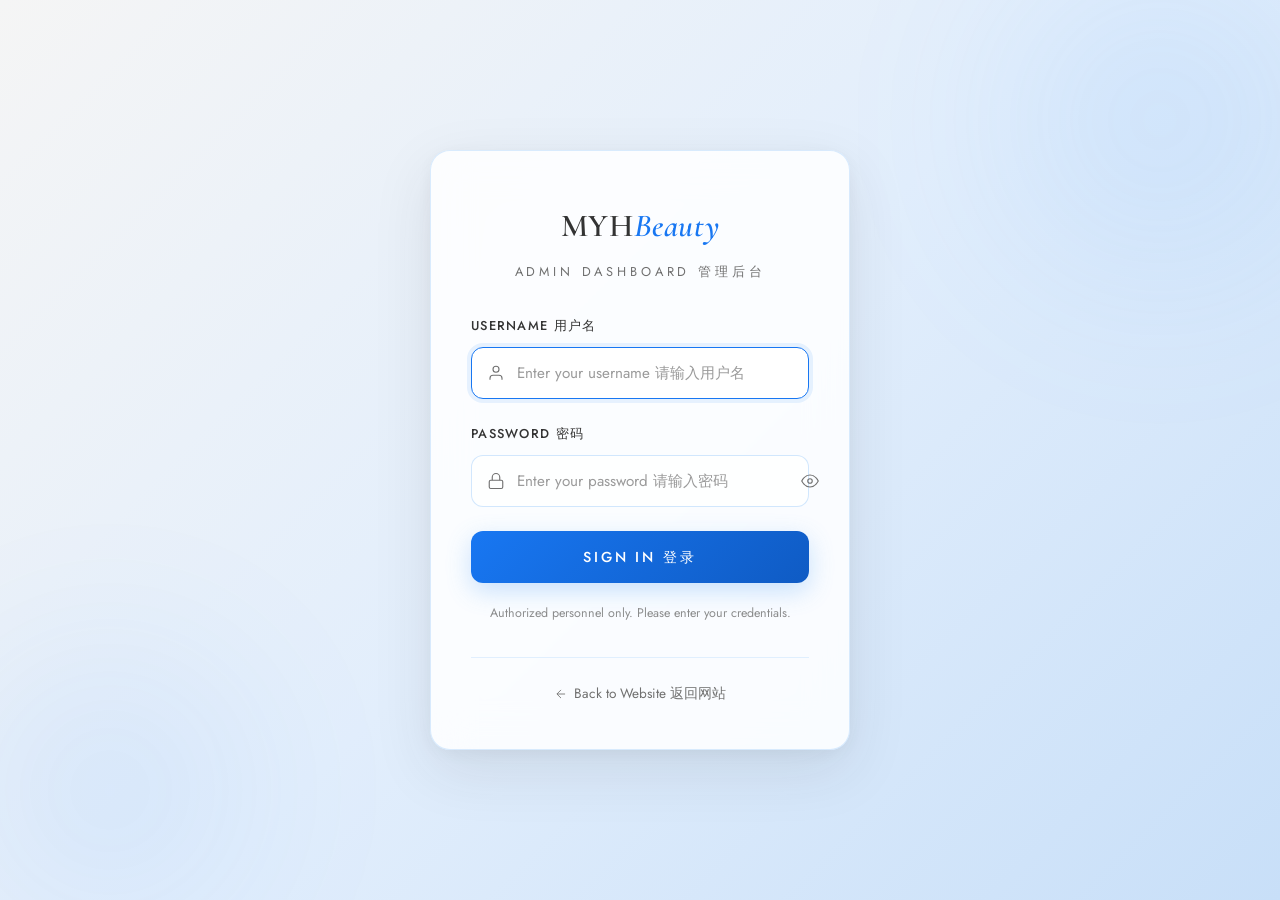
<file: login.html>
<!DOCTYPE html>
<html lang="en">
<head>
  <meta charset="UTF-8">
  <meta name="viewport" content="width=device-width, initial-scale=1.0">
  <title>Admin Login — MYHBeauty</title>
  <meta name="description" content="MYHBeauty admin dashboard login.">
  <meta name="robots" content="noindex, nofollow">
  <link rel="icon" type="image/svg+xml" href="favicon.svg">
  <link rel="preconnect" href="https://fonts.googleapis.com">
  <link rel="preconnect" href="https://fonts.gstatic.com" crossorigin>
  <link href="https://fonts.googleapis.com/css2?family=Cormorant+Garamond:ital,wght@0,400;0,500;0,600;1,400;1,500&family=Jost:wght@300;400;500;600&display=swap" rel="stylesheet">
  <link rel="stylesheet" href="css/style.css">
  <style>
    /* ---------- Login Page ---------- */
    .login-page {
      min-height: 100vh;
      display: flex;
      align-items: center;
      justify-content: center;
      padding: 2rem 1rem;
      position: relative;
      overflow: hidden;
      background: linear-gradient(135deg, #f5f5f5 0%, #E2EEFC 50%, #C8DFF8 100%);
    }

    /* Decorative background blobs */
    .login-page::before,
    .login-page::after {
      content: '';
      position: absolute;
      border-radius: 50%;
      filter: blur(80px);
      opacity: 0.35;
      pointer-events: none;
    }
    .login-page::before {
      width: 480px; height: 480px;
      background: radial-gradient(circle, rgba(78,158,246,.4), transparent 70%);
      top: -120px; right: -120px;
    }
    .login-page::after {
      width: 420px; height: 420px;
      background: radial-gradient(circle, rgba(24,119,242,.3), transparent 70%);
      bottom: -100px; left: -100px;
    }

    .login-card {
      position: relative;
      z-index: 1;
      width: 100%;
      max-width: 420px;
      background: rgba(255, 255, 255, 0.85);
      backdrop-filter: blur(20px);
      -webkit-backdrop-filter: blur(20px);
      border: 1px solid rgba(78, 158, 246, 0.2);
      border-radius: 20px;
      padding: 3rem 2.5rem 2.5rem;
      box-shadow: 0 20px 60px rgba(51, 51, 51, 0.1), 0 4px 20px rgba(51, 51, 51, 0.05);
      animation: loginFadeIn 0.7s ease both;
    }

    @keyframes loginFadeIn {
      from { opacity: 0; transform: translateY(24px); }
      to   { opacity: 1; transform: translateY(0); }
    }

    .login-logo {
      text-align: center;
      margin-bottom: 2rem;
    }
    .login-logo a {
      font-family: var(--ff-serif);
      font-size: 2rem;
      font-weight: 600;
      color: var(--c-dark);
      text-decoration: none;
      letter-spacing: 0.02em;
    }
    .login-logo a span {
      color: var(--c-accent);
      font-style: italic;
    }
    .login-logo .login-subtitle {
      display: block;
      font-family: var(--ff-sans);
      font-size: 0.8rem;
      color: var(--c-text-soft);
      letter-spacing: 0.3em;
      text-transform: uppercase;
      margin-top: 0.5rem;
    }

    .login-form .form-group {
      margin-bottom: 1.5rem;
    }
    .login-form label {
      display: block;
      font-family: var(--ff-sans);
      font-size: 0.8rem;
      font-weight: 500;
      color: var(--c-dark);
      letter-spacing: 0.1em;
      text-transform: uppercase;
      margin-bottom: 0.6rem;
    }
    .login-form .input-wrap {
      position: relative;
    }
    .login-form .input-wrap svg {
      position: absolute;
      left: 1rem;
      top: 50%;
      transform: translateY(-50%);
      width: 18px;
      height: 18px;
      color: var(--c-text-soft);
      pointer-events: none;
    }
    .login-form input {
      width: 100%;
      padding: 0.9rem 1rem 0.9rem 2.8rem;
      font-family: var(--ff-sans);
      font-size: 0.95rem;
      color: var(--c-dark);
      background: rgba(255, 255, 255, 0.7);
      border: 1.5px solid rgba(78, 158, 246, 0.25);
      border-radius: 12px;
      outline: none;
      transition: border-color 0.25s, box-shadow 0.25s, background 0.25s;
      box-sizing: border-box;
    }
    .login-form input::placeholder {
      color: var(--c-text-soft);
      opacity: 0.7;
    }
    .login-form input:focus {
      border-color: var(--c-accent);
      background: #fff;
      box-shadow: 0 0 0 4px rgba(78, 158, 246, 0.12);
    }
    .login-form .toggle-pwd {
      position: absolute;
      right: 1rem;
      top: 50%;
      transform: translateY(-50%);
      background: none;
      border: none;
      cursor: pointer;
      color: var(--c-text-soft);
      padding: 0.25rem;
      display: flex;
      align-items: center;
      transition: color 0.2s;
    }
    .login-form .toggle-pwd:hover { color: var(--c-accent); }
    .login-form .toggle-pwd svg { width: 18px; height: 18px; }

    .login-error {
      display: none;
      align-items: center;
      gap: 0.5rem;
      padding: 0.75rem 1rem;
      background: rgba(197, 80, 80, 0.08);
      border: 1px solid rgba(197, 80, 80, 0.25);
      border-radius: 10px;
      color: #b04545;
      font-family: var(--ff-sans);
      font-size: 0.85rem;
      margin-bottom: 1.5rem;
      animation: shake 0.4s ease;
    }
    .login-error.show { display: flex; }
    .login-error svg { width: 16px; height: 16px; flex-shrink: 0; }

    @keyframes shake {
      0%, 100% { transform: translateX(0); }
      25% { transform: translateX(-6px); }
      75% { transform: translateX(6px); }
    }

    .login-btn {
      width: 100%;
      padding: 1rem;
      font-family: var(--ff-sans);
      font-size: 0.9rem;
      font-weight: 500;
      letter-spacing: 0.2em;
      text-transform: uppercase;
      color: #fff;
      background: linear-gradient(135deg, var(--c-accent), var(--c-accent-d));
      border: none;
      border-radius: 12px;
      cursor: pointer;
      transition: transform 0.2s, box-shadow 0.25s, opacity 0.2s;
      box-shadow: 0 8px 24px rgba(78, 158, 246, 0.3);
    }
    .login-btn:hover {
      transform: translateY(-2px);
      box-shadow: 0 12px 32px rgba(78, 158, 246, 0.4);
    }
    .login-btn:active { transform: translateY(0); }
    .login-btn:disabled { opacity: 0.6; cursor: not-allowed; transform: none; }

    .login-footer {
      text-align: center;
      margin-top: 2rem;
      padding-top: 1.5rem;
      border-top: 1px solid rgba(78, 158, 246, 0.15);
    }
    .login-footer a {
      font-family: var(--ff-sans);
      font-size: 0.85rem;
      color: var(--c-text-soft);
      text-decoration: none;
      transition: color 0.2s;
      display: inline-flex;
      align-items: center;
      gap: 0.4rem;
    }
    .login-footer a:hover { color: var(--c-accent); }
    .login-footer a svg { width: 14px; height: 14px; }

    .login-hint {
      text-align: center;
      margin-top: 1.25rem;
      font-family: var(--ff-sans);
      font-size: 0.78rem;
      color: var(--c-text-soft);
      opacity: 0.8;
    }

    @media (max-width: 480px) {
      .login-card { padding: 2.5rem 1.75rem 2rem; }
      .login-logo a { font-size: 1.7rem; }
    }
  </style>
</head>
<body>

  <main class="login-page">
    <div class="login-card">

      <!-- Logo -->
      <div class="login-logo">
        <a href="index.html">MYH<span>Beauty</span></a>
        <span class="login-subtitle">Admin Dashboard</span>
      </div>

      <!-- Login Form -->
      <form class="login-form" id="loginForm" autocomplete="off" novalidate>

        <!-- Error Message -->
        <div class="login-error" id="loginError">
          <svg viewBox="0 0 24 24" fill="none" stroke="currentColor" stroke-width="2"><circle cx="12" cy="12" r="10"/><path d="M12 8v4M12 16h.01"/></svg>
          <span id="errorText">Invalid username or password. Please try again.</span>
        </div>

        <!-- Username -->
        <div class="form-group">
          <label for="username">Username</label>
          <div class="input-wrap">
            <svg viewBox="0 0 24 24" fill="none" stroke="currentColor" stroke-width="1.5"><path d="M20 21v-2a4 4 0 00-4-4H8a4 4 0 00-4 4v2"/><circle cx="12" cy="7" r="4"/></svg>
            <input type="text" id="username" name="username" placeholder="Enter your username" required autocomplete="off">
          </div>
        </div>

        <!-- Password -->
        <div class="form-group">
          <label for="password">Password</label>
          <div class="input-wrap">
            <svg viewBox="0 0 24 24" fill="none" stroke="currentColor" stroke-width="1.5"><rect x="3" y="11" width="18" height="11" rx="2"/><path d="M7 11V7a5 5 0 0110 0v4"/></svg>
            <input type="password" id="password" name="password" placeholder="Enter your password" required autocomplete="new-password">
            <button type="button" class="toggle-pwd" id="togglePwd" aria-label="Toggle password visibility">
              <svg id="eyeIcon" viewBox="0 0 24 24" fill="none" stroke="currentColor" stroke-width="1.5"><path d="M1 12s4-8 11-8 11 8 11 8-4 8-11 8-11-8-11-8z"/><circle cx="12" cy="12" r="3"/></svg>
            </button>
          </div>
        </div>

        <!-- Submit -->
        <button type="submit" class="login-btn" id="loginBtn">Sign In</button>

        <!-- Hint -->
        <p class="login-hint">Authorized personnel only. Please enter your credentials.</p>
      </form>

      <!-- Footer -->
      <div class="login-footer">
        <a href="index.html">
          <svg viewBox="0 0 24 24" fill="none" stroke="currentColor" stroke-width="1.5"><path d="M19 12H5M12 19l-7-7 7-7"/></svg>
          Back to Website
        </a>
      </div>

    </div>
  </main>

  <script src="data.js"></script>
  <script src="js/store.js"></script>
  <script>
    (function() {
      // If already logged in, go straight to admin
      if (typeof Auth !== 'undefined' && Auth.isLoggedIn()) {
        window.location.href = 'admin.html';
        return;
      }

      const form = document.getElementById('loginForm');
      const usernameInput = document.getElementById('username');
      const passwordInput = document.getElementById('password');
      const errorBox = document.getElementById('loginError');
      const errorText = document.getElementById('errorText');
      const loginBtn = document.getElementById('loginBtn');
      const togglePwd = document.getElementById('togglePwd');
      const eyeIcon = document.getElementById('eyeIcon');

      // Toggle password visibility
      const eyeOpen = '<path d="M1 12s4-8 11-8 11 8 11 8-4 8-11 8-11-8-11-8z"/><circle cx="12" cy="12" r="3"/>';
      const eyeClosed = '<path d="M17.94 17.94A10.07 10.07 0 0112 20c-7 0-11-8-11-8a18.45 18.45 0 015.06-5.94M9.9 4.24A9.12 9.12 0 0112 4c7 0 11 8 11 8a18.5 18.5 0 01-2.16 3.19m-6.72-1.07a3 3 0 11-4.24-4.24"/><path d="M1 1l22 22"/>';
      togglePwd.addEventListener('click', () => {
        const isPwd = passwordInput.type === 'password';
        passwordInput.type = isPwd ? 'text' : 'password';
        eyeIcon.innerHTML = isPwd ? eyeClosed : eyeOpen;
      });

      // Clear error on input
      [usernameInput, passwordInput].forEach(input => {
        input.addEventListener('input', () => {
          if (errorBox.classList.contains('show')) errorBox.classList.remove('show');
        });
      });

      // Form submit
      form.addEventListener('submit', (e) => {
        e.preventDefault();
        const username = usernameInput.value;
        const password = passwordInput.value;

        if (!username || !password) {
          showError('Please enter both username and password.');
          return;
        }

        // Disable button, show loading state
        loginBtn.disabled = true;
        loginBtn.textContent = 'Signing in...';

        // Simulate brief delay for UX
        setTimeout(() => {
          const success = Auth.login(username, password);
          if (success) {
            loginBtn.textContent = 'Success! Redirecting...';
            window.location.href = 'admin.html';
          } else {
            showError('Invalid username or password. Please try again.');
            loginBtn.disabled = false;
            loginBtn.textContent = 'Sign In';
            passwordInput.value = '';
            passwordInput.focus();
          }
        }, 400);
      });

      function showError(msg) {
        errorText.textContent = msg;
        errorBox.classList.remove('show');
        // Trigger reflow to restart animation
        void errorBox.offsetWidth;
        errorBox.classList.add('show');
      }

      // Focus username on load
      usernameInput.focus();
    })();
  </script>
  <script src="js/admin-i18n.js"></script>
</body>
</html>
</file>
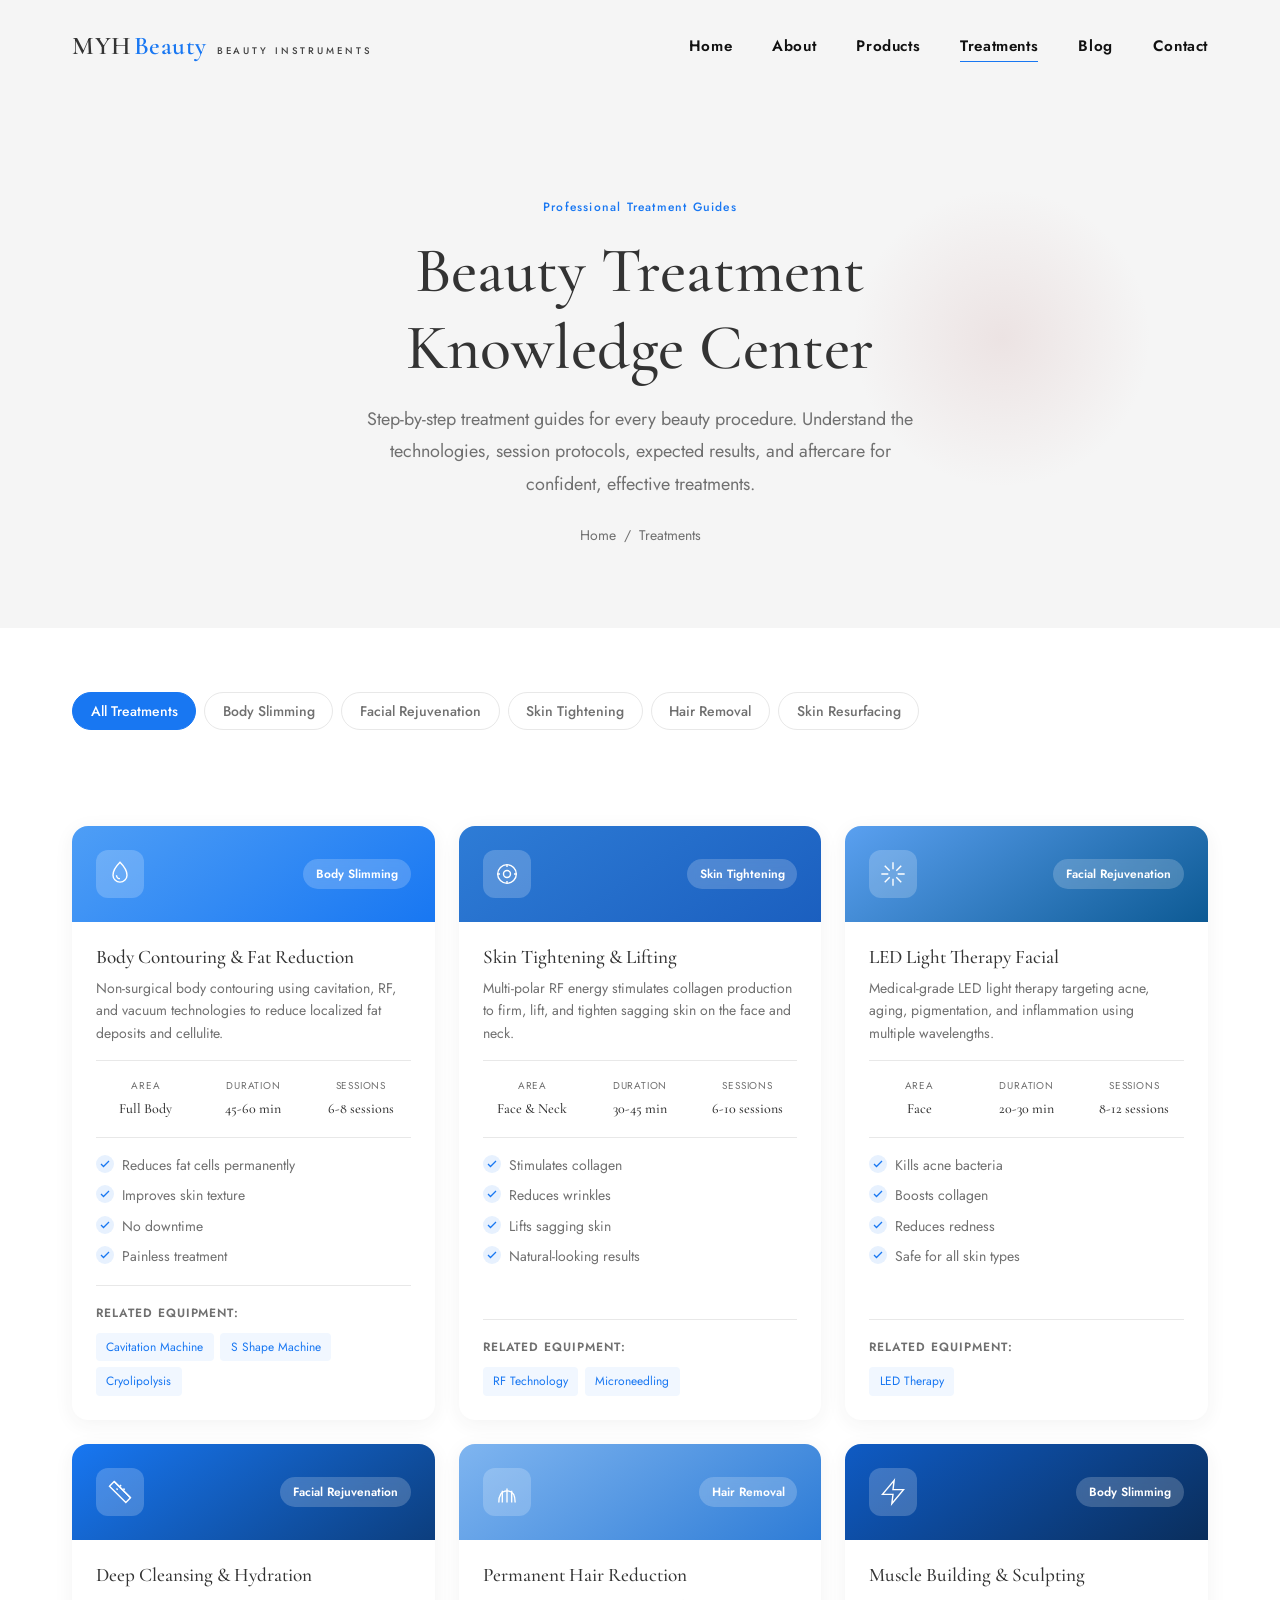
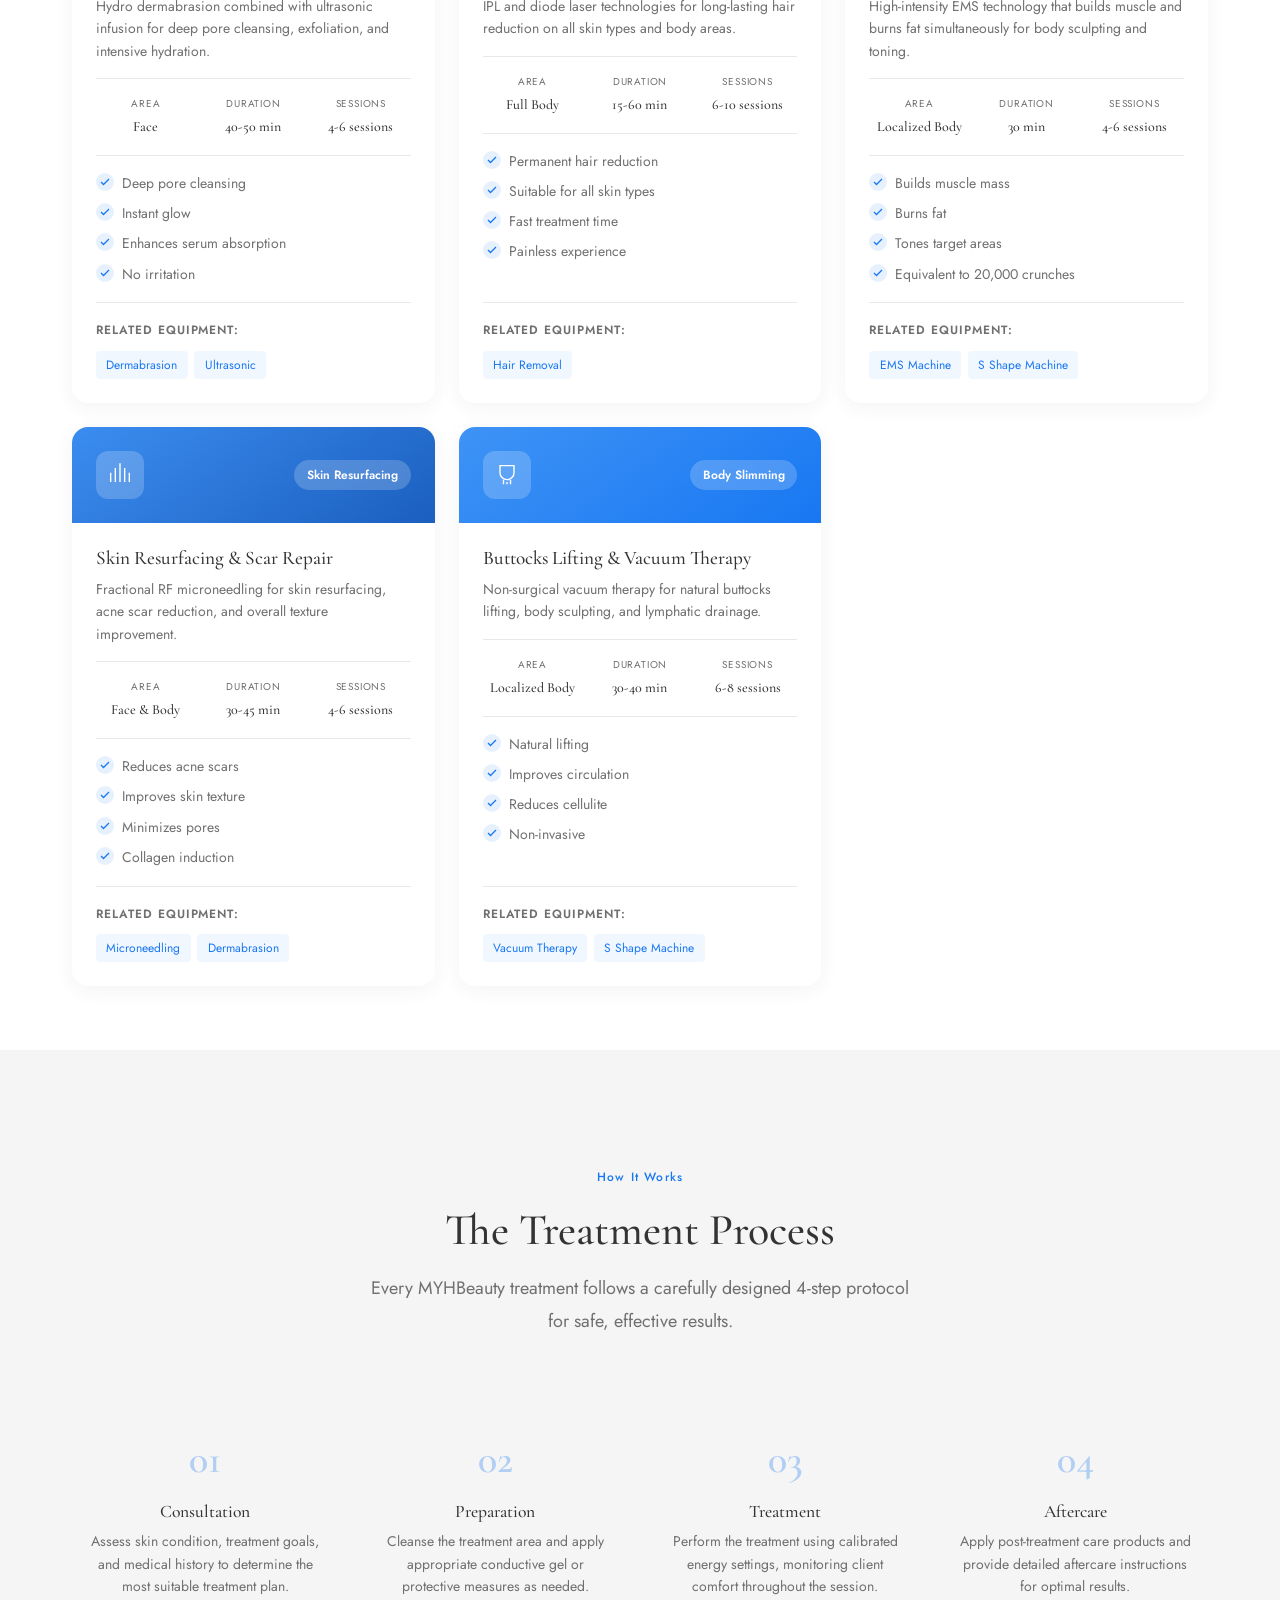
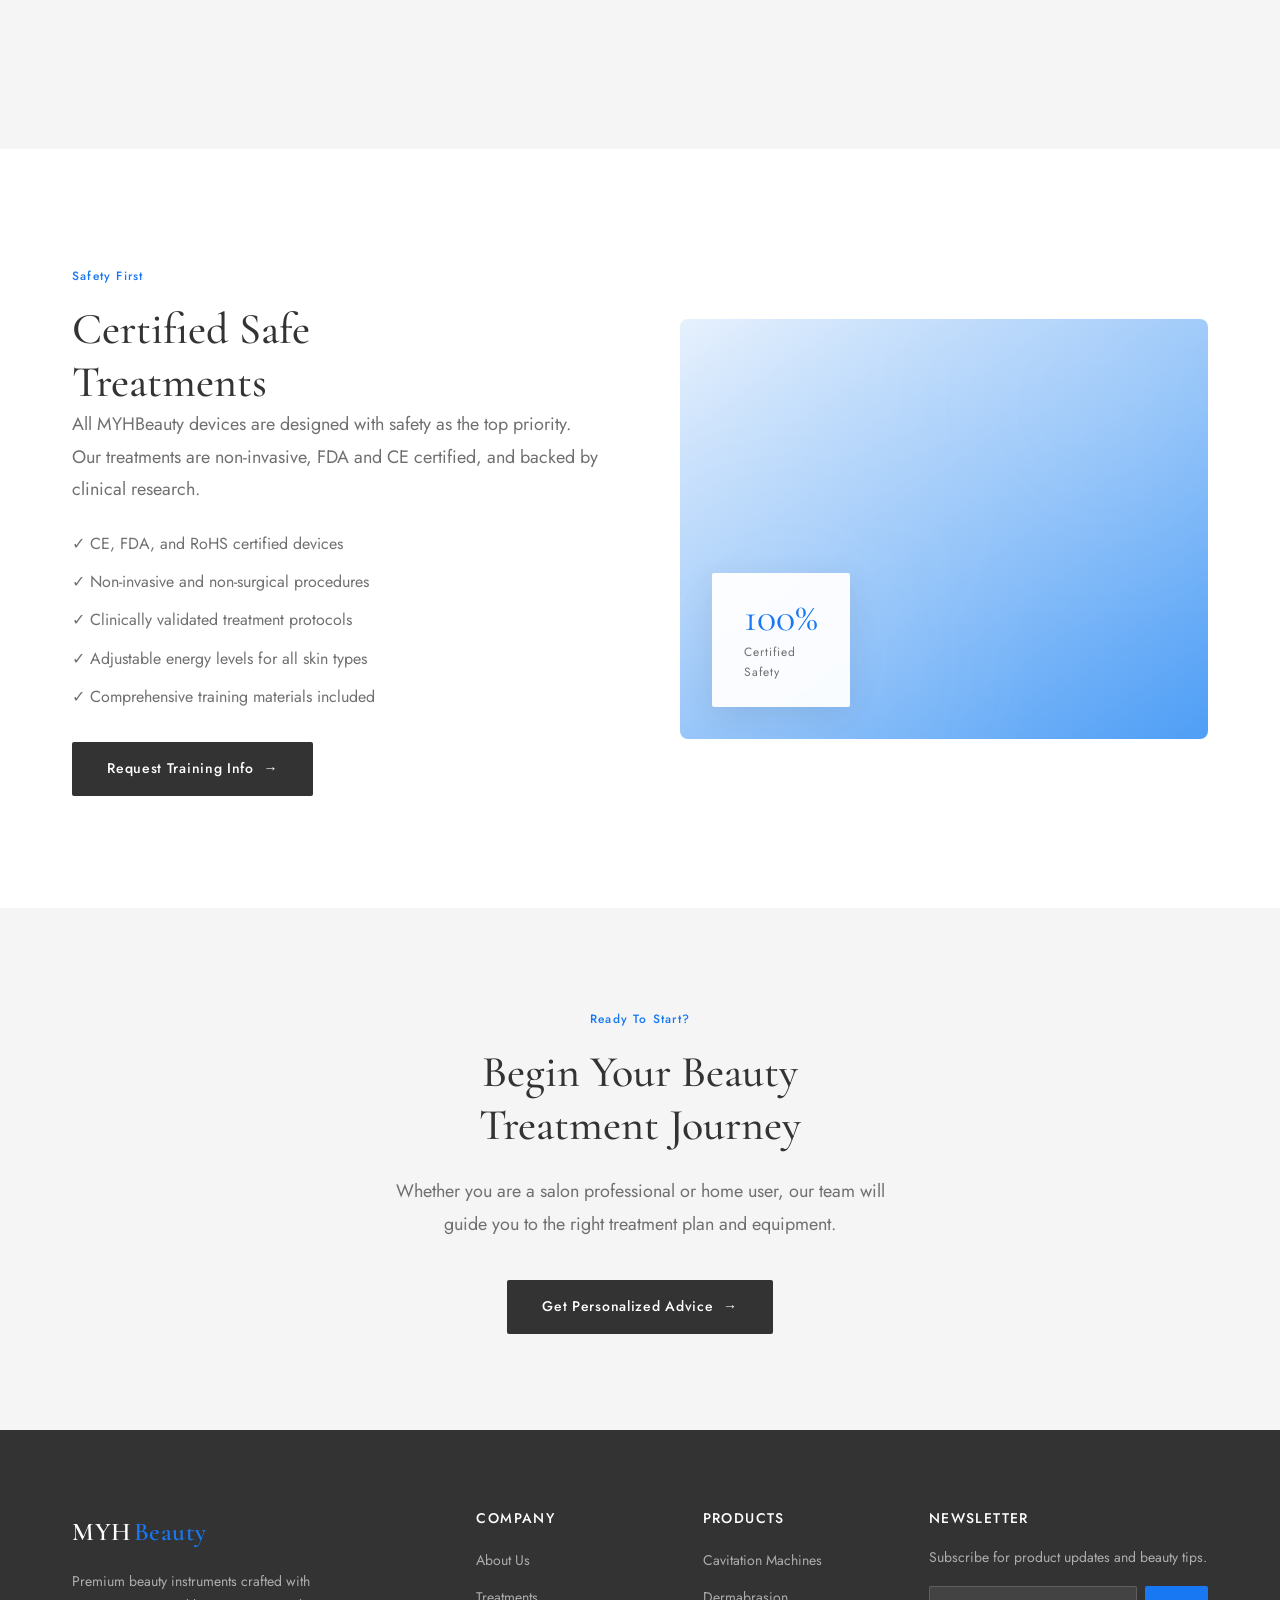
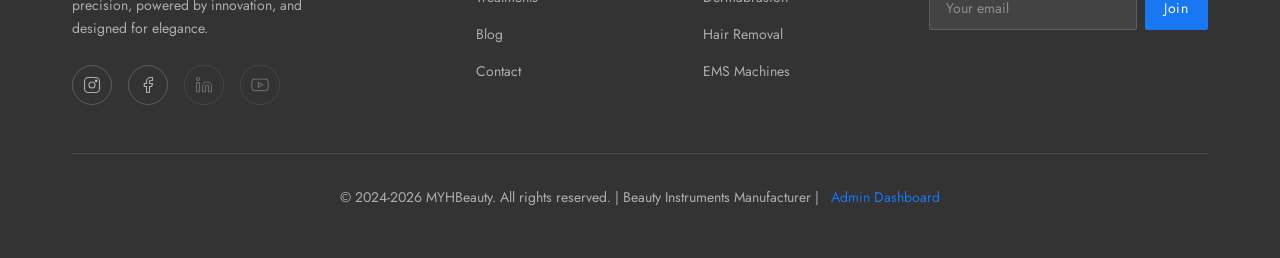
<file: treatments.html>
<!DOCTYPE html>
<html lang="en">
<head>
  <meta charset="UTF-8">
  <meta name="viewport" content="width=device-width, initial-scale=1.0">
  <title>Treatment Guide — MYHBeauty</title>
  <meta name="description" content="Comprehensive treatment guides for beauty procedures — body contouring, skin tightening, hair removal, facial rejuvenation and more. Learn about technologies, sessions, and expected results.">
  <link rel="icon" type="image/svg+xml" href="favicon.svg">
  <meta property="og:type" content="website">
  <meta property="og:title" content="Treatment Guide — MYHBeauty">
  <meta property="og:description" content="Comprehensive treatment guides for beauty procedures — body contouring, skin tightening, hair removal, and facial rejuvenation.">
  <meta property="og:url" content="https://www.myhbeauty.com/treatments.html">
  <meta property="og:site_name" content="MYHBeauty">
  <meta name="twitter:card" content="summary_large_image">
  <link rel="preconnect" href="https://fonts.googleapis.com">
  <link rel="preconnect" href="https://fonts.gstatic.com" crossorigin>
  <link href="https://fonts.googleapis.com/css2?family=Cormorant+Garamond:ital,wght@0,400;0,500;0,600;1,400;1,500&family=Jost:wght@300;400;500;600&display=swap" rel="stylesheet">
  <link rel="stylesheet" href="css/style.css">
</head>
<body>

  <!-- Loader -->
  <div class="loader">
    <div class="loader-text">MYHBeauty</div>
  </div>

  <!-- Navigation -->
  <nav class="nav">
    <div class="container nav-inner">
      <a href="index.html" class="nav-logo">
        MYH<span>Beauty</span>
        <span class="sub">Beauty Instruments</span>
      </a>
      <ul class="nav-links">
        <li><a href="index.html">Home</a></li>
        <li><a href="about.html">About</a></li>
        <li><a href="products.html">Products</a></li>
        <li><a href="treatments.html" class="active">Treatments</a></li>
        <li><a href="blog.html">Blog</a></li>
        <li><a href="contact.html">Contact</a></li>
      </ul>
      <button class="nav-toggle" aria-label="Menu">
        <span></span><span></span><span></span>
      </button>
    </div>
  </nav>

  <!-- Page Header -->
  <header class="page-header">
    <div class="container">
      <span class="eyebrow reveal">Professional Treatment Guides</span>
      <h1 class="reveal reveal-delay-1">Beauty Treatment<br>Knowledge Center</h1>
      <p class="lead reveal reveal-delay-2">
        Step-by-step treatment guides for every beauty procedure. Understand
        the technologies, session protocols, expected results, and aftercare
        for confident, effective treatments.
      </p>
      <div class="breadcrumb reveal reveal-delay-3">
        <a href="index.html">Home</a> <span>/</span> <span>Treatments</span>
      </div>
    </div>
  </header>

  <!-- Treatment Filters -->
  <section class="section section-sm" style="padding-bottom: 0;">
    <div class="container">
      <div class="blog-filters reveal" id="treatmentFilters">
        <button class="blog-filter-btn active" data-category="all">All Treatments</button>
      </div>
    </div>
  </section>

  <!-- Treatment Grid -->
  <section class="section section-sm">
    <div class="container">
      <div class="treatment-grid" id="treatmentGrid"><!-- Treatments rendered dynamically --></div>
    </div>
  </section>

  <!-- Treatment Process -->
  <section class="section bg-warm">
    <div class="container">
      <div class="section-title reveal">
        <span class="eyebrow">How It Works</span>
        <h2>The Treatment Process</h2>
        <p class="lead">Every MYHBeauty treatment follows a carefully designed 4-step protocol for safe, effective results.</p>
      </div>
      <div class="process-steps">
        <div class="process-step reveal">
          <div class="process-num">01</div>
          <h3>Consultation</h3>
          <p>Assess skin condition, treatment goals, and medical history to determine the most suitable treatment plan.</p>
        </div>
        <div class="process-step reveal reveal-delay-1">
          <div class="process-num">02</div>
          <h3>Preparation</h3>
          <p>Cleanse the treatment area and apply appropriate conductive gel or protective measures as needed.</p>
        </div>
        <div class="process-step reveal reveal-delay-2">
          <div class="process-num">03</div>
          <h3>Treatment</h3>
          <p>Perform the treatment using calibrated energy settings, monitoring client comfort throughout the session.</p>
        </div>
        <div class="process-step reveal reveal-delay-3">
          <div class="process-num">04</div>
          <h3>Aftercare</h3>
          <p>Apply post-treatment care products and provide detailed aftercare instructions for optimal results.</p>
        </div>
      </div>
    </div>
  </section>

  <!-- Safety Section -->
  <section class="section">
    <div class="container">
      <div class="split">
        <div class="split-text reveal">
          <span class="eyebrow">Safety First</span>
          <h2>Certified Safe<br>Treatments</h2>
          <p class="lead" style="margin-bottom: 1.5rem;">
            All MYHBeauty devices are designed with safety as the top priority.
            Our treatments are non-invasive, FDA and CE certified, and backed
            by clinical research.
          </p>
          <ul style="margin-bottom: 2rem; color: var(--c-text-soft);">
            <li style="margin-bottom: .7rem;">&#10003; CE, FDA, and RoHS certified devices</li>
            <li style="margin-bottom: .7rem;">&#10003; Non-invasive and non-surgical procedures</li>
            <li style="margin-bottom: .7rem;">&#10003; Clinically validated treatment protocols</li>
            <li style="margin-bottom: .7rem;">&#10003; Adjustable energy levels for all skin types</li>
            <li style="margin-bottom: .7rem;">&#10003; Comprehensive training materials included</li>
          </ul>
          <a href="contact.html" class="btn btn-primary btn-arrow">Request Training Info</a>
        </div>
        <div class="split-visual gradient-1 reveal reveal-delay-1">
          <div class="split-visual-pattern"></div>
          <div class="split-visual-badge">
            <div class="num">100%</div>
            <div class="label">Certified<br>Safety</div>
          </div>
        </div>
      </div>
    </div>
  </section>

  <!-- CTA Banner -->
  <section class="cta-banner bg-warm">
    <div class="container container-narrow">
      <div class="reveal">
        <span class="eyebrow">Ready to Start?</span>
        <h2>Begin Your Beauty<br>Treatment Journey</h2>
        <p class="lead">
          Whether you are a salon professional or home user, our team will
          guide you to the right treatment plan and equipment.
        </p>
        <a href="contact.html" class="btn btn-primary btn-arrow">Get Personalized Advice</a>
      </div>
    </div>
  </section>

  <!-- Footer -->
  <footer class="footer">
    <div class="container">
      <div class="footer-grid">
        <div class="footer-brand">
          <a href="index.html" class="nav-logo">MYH<span style="color:var(--c-accent)">Beauty</span></a>
          <p>Premium beauty instruments crafted with precision, powered by innovation, and designed for elegance.</p>
          <div class="footer-social"></div>
        </div>
        <div class="footer-col">
          <h4>Company</h4>
          <ul>
            <li><a href="about.html">About Us</a></li>
            <li><a href="treatments.html">Treatments</a></li>
            <li><a href="blog.html">Blog</a></li>
            <li><a href="contact.html">Contact</a></li>
          </ul>
        </div>
        <div class="footer-col">
          <h4>Products</h4>
          <ul>
            <li><a href="products.html?cat=cavitation">Cavitation Machines</a></li>
            <li><a href="products.html?cat=derma">Dermabrasion</a></li>
            <li><a href="products.html?cat=hair">Hair Removal</a></li>
            <li><a href="products.html?cat=ems">EMS Machines</a></li>
          </ul>
        </div>
        <div class="footer-col">
          <h4>Newsletter</h4>
          <p style="font-size: var(--fs-sm); margin-bottom: 0;">Subscribe for product updates and beauty tips.</p>
          <form class="newsletter-form">
            <input type="email" placeholder="Your email" required>
            <button type="submit">Join</button>
          </form>
        </div>
      </div>
      <div class="footer-bottom">
        <p>&copy; 2024-2026 MYHBeauty. All rights reserved. | Beauty Instruments Manufacturer | <a href="login.html" style="color:var(--c-accent); margin-left:.5rem;">Admin Dashboard</a></p>
      </div>
    </div>
  </footer>

  <!-- Scroll to Top -->
  <button class="scroll-top" aria-label="Scroll to top">
    <svg viewBox="0 0 24 24" fill="none" stroke="currentColor" stroke-width="2"><path d="M18 15l-6-6-6 6"/></svg>
  </button>

  <script src="data.js"></script>
  <script src="js/store.js"></script>
  <script src="js/main.js"></script>
</body>
</html>
</file>
<file: css/style.css>
/* ============================================
   MYHBeauty — Global Stylesheet
   Beauty Instruments | Minimal & Elegant
   ============================================ */

/* ---------- Design Tokens ---------- */
:root {
  /* Color Palette — Medical-blue theme (beauty instrument industry) */
  --c-bg:        #ffffff;
  --c-bg-warm:   #f5f5f5;
  --c-bg-soft:   #efefef;
  --c-dark:      #333333;
  --c-text:      #333333;
  --c-text-soft: #707070;
  --c-line:      #dddddd;
  --c-accent:    #1877F2;        /* brand blue */
  --c-accent-d:  #0F5BC4;        /* deep blue (hover) */
  --c-rose:      #4E9EF6;        /* bright blue accent */
  --c-rose-soft: #E7F1FD;        /* light blue tint */
  --c-cream:     #f8f6f4;        /* warm off-white (modal / card panels) */
  --c-border:    #e8e8e8;        /* light borders for cards/tables */
  --c-white:     #ffffff;

  /* Typography */
  --ff-serif:   'Cormorant Garamond', 'Playfair Display', Georgia, serif;
  --ff-sans:    'Jost', 'Montserrat', -apple-system, 'Segoe UI', sans-serif;
  --fs-xs:  .75rem;
  --fs-sm:  .875rem;
  --fs-base:1rem;
  --fs-lg:  1.125rem;
  --fs-xl:  1.5rem;
  --fs-2xl: 2rem;
  --fs-3xl: 2.75rem;
  --fs-4xl: 3.5rem;
  --fs-5xl: 4.5rem;

  /* Spacing & Layout */
  --container: 1200px;
  --container-narrow: 860px;
  --radius:    2px;
  --radius-lg: 8px;
  --transition: .4s cubic-bezier(.25,.46,.45,.94);
  --shadow-sm: 0 2px 12px rgba(51,51,51,.06);
  --shadow-md: 0 8px 30px rgba(51,51,51,.10);
  --shadow-lg: 0 20px 60px rgba(51,51,51,.14);

  /* Aliases (backwards-compatible naming) */
  --font-heading: var(--ff-serif);
  --font-body:    var(--ff-sans);
  --c-charcoal:   var(--c-dark);
  --c-muted:      var(--c-text-soft);
}

/* ---------- Reset ---------- */
*, *::before, *::after { margin: 0; padding: 0; box-sizing: border-box; }
html { scroll-behavior: smooth; -webkit-font-smoothing: antialiased; }
body {
  font-family: var(--ff-sans);
  font-size: var(--fs-base);
  line-height: 1.7;
  color: var(--c-text);
  background: var(--c-bg);
  overflow-x: hidden;
}
img { max-width: 100%; display: block; }
a { color: inherit; text-decoration: none; transition: color var(--transition); }
ul { list-style: none; }
button { font-family: inherit; cursor: pointer; border: none; background: none; }

/* ---------- Typography Helpers ---------- */
.serif { font-family: var(--ff-serif); }
.eyebrow {
  font-size: var(--fs-xs);
  letter-spacing: .1em;
  text-transform: capitalize;
  color: var(--c-accent);
  font-weight: 500;
  display: inline-block;
  margin-bottom: 1rem;
}
h1, h2, h3, h4 { font-family: var(--ff-serif); font-weight: 500; color: var(--c-dark); line-height: 1.2; }
h1 { font-size: clamp(2.5rem, 5vw, var(--fs-5xl)); }
h2 { font-size: clamp(2rem, 4vw, var(--fs-3xl)); }
h3 { font-size: var(--fs-xl); }
p  { margin-bottom: 1rem; }
.lead { font-size: var(--fs-lg); color: var(--c-text-soft); line-height: 1.8; }

/* ---------- Layout ---------- */
.container {
  width: 100%;
  max-width: var(--container);
  margin: 0 auto;
  padding: 0 2rem;
}
.container-narrow { max-width: var(--container-narrow); }
.section { padding: 7rem 0; }
.section-sm { padding: 5rem 0; }
.text-center { text-align: center; }
.bg-warm  { background: var(--c-bg-warm); }
.bg-soft  { background: var(--c-bg-soft); }
.bg-dark  { background: var(--c-dark); color: var(--c-white); }
.bg-dark h1, .bg-dark h2, .bg-dark h3 { color: var(--c-white); }

/* ---------- Buttons ---------- */
.btn {
  display: inline-flex;
  align-items: center;
  gap: .6rem;
  padding: .95rem 2.2rem;
  font-size: var(--fs-sm);
  letter-spacing: .05em;
  text-transform: capitalize;
  font-weight: 500;
  border-radius: var(--radius);
  transition: all var(--transition);
  position: relative;
  overflow: hidden;
}
.btn-primary {
  background: var(--c-dark);
  color: var(--c-white);
}
.btn-primary:hover {
  background: var(--c-accent);
  transform: translateY(-2px);
  box-shadow: var(--shadow-md);
}
.btn-outline {
  border: 1px solid var(--c-dark);
  color: var(--c-dark);
}
.btn-outline:hover {
  background: var(--c-dark);
  color: var(--c-white);
}
.btn-light {
  border: 1px solid rgba(255,255,255,.4);
  color: var(--c-white);
}
.btn-sm {
  padding: 0.6rem 1.4rem;
  font-size: var(--fs-xs);
  letter-spacing: 0.1em;
}
.btn-light:hover {
  background: var(--c-white);
  color: var(--c-dark);
  border-color: var(--c-white);
}
.btn-arrow::after {
  content: '\2192';
  transition: transform var(--transition);
}
.btn-arrow:hover::after { transform: translateX(4px); }

/* ---------- Navigation ---------- */
.nav {
  position: fixed;
  top: 0; left: 0; right: 0;
  z-index: 1000;
  padding: 1.5rem 0;
  transition: all var(--transition);
  background: transparent;
}
.nav.scrolled {
  background: rgba(255,255,255,.96);
  backdrop-filter: blur(12px);
  padding: 1rem 0;
  box-shadow: var(--shadow-sm);
}
.nav-inner {
  display: flex;
  align-items: center;
  justify-content: space-between;
}
.nav-logo {
  font-family: var(--ff-serif);
  font-size: 1.6rem;
  font-weight: 600;
  letter-spacing: .02em;
  color: var(--c-dark);
  display: flex;
  align-items: baseline;
  gap: 2px;
}
.nav-logo span { color: var(--c-accent); }
.nav-logo .sub {
  font-family: var(--ff-sans);
  font-size: .6rem;
  letter-spacing: .3em;
  text-transform: uppercase;
  color: #444444;
  margin-left: .5rem;
  font-weight: 500;
}
.nav-links {
  display: flex;
  gap: 2.5rem;
  align-items: center;
}
.nav-links a {
  font-size: 0.95rem;
  letter-spacing: .04em;
  text-transform: capitalize;
  color: #111111;
  font-weight: 600;
  position: relative;
  padding: .3rem 0;
}
.nav-links a::after {
  content: '';
  position: absolute;
  bottom: 0; left: 0;
  width: 0; height: 1px;
  background: var(--c-accent);
  transition: width var(--transition);
}
.nav-links a:hover::after,
.nav-links a.active::after { width: 100%; }
.nav-links a:hover { color: var(--c-accent); }
.nav-toggle {
  display: none;
  flex-direction: column;
  gap: 5px;
  padding: .5rem;
}
.nav-toggle span {
  width: 26px; height: 2px;
  background: var(--c-dark);
  transition: all var(--transition);
}
.nav-toggle.open span:nth-child(1) { transform: translateY(7px) rotate(45deg); }
.nav-toggle.open span:nth-child(2) { opacity: 0; }
.nav-toggle.open span:nth-child(3) { transform: translateY(-7px) rotate(-45deg); }

/* ---------- Hero ---------- */
.hero {
  min-height: 100vh;
  display: flex;
  align-items: center;
  position: relative;
  overflow: hidden;
}
.hero-bg {
  position: absolute;
  inset: 0;
  background: linear-gradient(135deg, #f5f5f5 0%, #E2EEFC 40%, #C8DFF8 100%);
  z-index: -2;
}
.hero-bg::before {
  content: '';
  position: absolute;
  top: -10%; right: -5%;
  width: 50%; height: 70%;
  background: radial-gradient(circle, rgba(78,158,246,.25) 0%, transparent 70%);
  border-radius: 50%;
}
.hero-bg::after {
  content: '';
  position: absolute;
  bottom: -10%; left: -5%;
  width: 40%; height: 60%;
  background: radial-gradient(circle, rgba(176,133,98,.18) 0%, transparent 70%);
  border-radius: 50%;
}
.hero-content {
  max-width: 640px;
  padding-top: 6rem;
}
.hero h1 {
  font-size: clamp(3rem, 6vw, 5rem);
  font-weight: 400;
  margin-bottom: 1.5rem;
}
.hero h1 em {
  font-style: italic;
  color: var(--c-accent);
}
.hero .lead {
  margin-bottom: 2.5rem;
  max-width: 480px;
}
.hero-actions {
  display: flex;
  gap: 1rem;
  flex-wrap: wrap;
}
.hero-visual {
  position: absolute;
  right: 0; top: 0;
  width: 45%; height: 100%;
  display: flex;
  align-items: center;
  justify-content: center;
}
.hero-circle {
  width: 480px; height: 480px;
  border-radius: 50%;
  background: linear-gradient(145deg, #4E9EF6, #1877F2);
  box-shadow: var(--shadow-lg);
  position: relative;
  display: flex;
  align-items: center;
  justify-content: center;
  overflow: hidden;
}
.hero-circle::before {
  content: '';
  position: absolute;
  inset: 20px;
  border-radius: 50%;
  border: 1px solid rgba(255,255,255,.3);
}
.hero-circle-text {
  text-align: center;
  color: var(--c-white);
  z-index: 2;
}
.hero-circle-text .num {
  font-family: var(--ff-serif);
  font-size: 4rem;
  line-height: 1;
}
.hero-circle-text .label {
  font-size: var(--fs-xs);
  letter-spacing: .1em;
  text-transform: capitalize;
  margin-top: .5rem;
  opacity: .9;
}

/* ---------- Page Header (inner pages) ---------- */
.page-header {
  padding: 12rem 0 5rem;
  background: var(--c-bg-warm);
  text-align: center;
  position: relative;
  overflow: hidden;
}
.page-header::before {
  content: '';
  position: absolute;
  top: 30%; right: 10%;
  width: 300px; height: 300px;
  background: radial-gradient(circle, rgba(200,155,155,.2) 0%, transparent 70%);
  border-radius: 50%;
}
.page-header h1 { margin-bottom: 1rem; }
.page-header .lead { max-width: 560px; margin: 0 auto; }
.breadcrumb {
  display: flex;
  gap: .5rem;
  justify-content: center;
  margin-top: 1.5rem;
  font-size: var(--fs-sm);
  color: var(--c-text-soft);
}
.breadcrumb a:hover { color: var(--c-accent); }

/* ---------- Section Title ---------- */
.section-title {
  text-align: center;
  margin-bottom: 4rem;
}
.section-title h2 { margin-bottom: 1rem; }
.section-title .lead { max-width: 560px; margin: 0 auto; }
.section-title.left { text-align: left; }
.section-title.left .lead { margin: 0; }

/* ---------- Feature Cards ---------- */
.features {
  display: grid;
  grid-template-columns: repeat(auto-fit, minmax(240px, 1fr));
  gap: 2rem;
}
.feature-card {
  text-align: center;
  padding: 2.5rem 1.5rem;
  background: var(--c-bg);
  border: 1px solid var(--c-line);
  border-radius: var(--radius-lg);
  transition: all var(--transition);
}
.feature-card:hover {
  transform: translateY(-6px);
  box-shadow: var(--shadow-md);
  border-color: var(--c-accent);
}
.feature-icon {
  width: 56px; height: 56px;
  margin: 0 auto 1.5rem;
  display: flex;
  align-items: center;
  justify-content: center;
  border-radius: 50%;
  background: var(--c-bg-soft);
  color: var(--c-accent);
}
.feature-icon svg { width: 28px; height: 28px; }
.feature-card h3 { margin-bottom: .75rem; font-size: 1.25rem; }
.feature-card p { font-size: var(--fs-sm); color: var(--c-text-soft); margin: 0; }

/* ---------- Split Section ---------- */
.split {
  display: grid;
  grid-template-columns: 1fr 1fr;
  gap: 5rem;
  align-items: center;
}
.split-reverse .split-text { order: 2; }
.split-visual {
  position: relative;
  min-height: 420px;
  border-radius: var(--radius-lg);
  overflow: hidden;
}
.split-visual.gradient-1 {
  background: linear-gradient(145deg, #E7F1FD, #4E9EF6);
}
.split-visual.gradient-2 {
  background: linear-gradient(145deg, #C8DFF8, #1877F2);
}
.split-visual.gradient-3 {
  background: linear-gradient(145deg, #d0c0e0, #0F5BC4);
}
.split-visual-pattern {
  position: absolute;
  inset: 0;
  opacity: .15;
  background-image: radial-gradient(circle at 20% 80%, rgba(255,255,255,.4) 0%, transparent 50%),
                    radial-gradient(circle at 80% 20%, rgba(255,255,255,.3) 0%, transparent 50%);
}
.split-visual-badge {
  position: absolute;
  bottom: 2rem; left: 2rem;
  background: rgba(255,255,255,.95);
  padding: 1.5rem 2rem;
  border-radius: var(--radius);
  box-shadow: var(--shadow-md);
}
.split-visual-badge .num {
  font-family: var(--ff-serif);
  font-size: 2.5rem;
  color: var(--c-accent);
  line-height: 1;
}
.split-visual-badge .label {
  font-size: var(--fs-xs);
  letter-spacing: .08em;
  text-transform: capitalize;
  color: var(--c-text-soft);
  margin-top: .3rem;
}

/* ---------- Product Grid ---------- */
.product-grid {
  display: grid;
  grid-template-columns: repeat(3, 1fr);
  gap: 2rem;
}
.product-card {
  background: var(--c-bg);
  border-radius: var(--radius-lg);
  overflow: hidden;
  transition: all var(--transition);
  border: 1px solid var(--c-line);
}
.product-card:hover {
  transform: translateY(-8px);
  box-shadow: var(--shadow-lg);
}
.product-img {
  height: 280px;
  position: relative;
  overflow: hidden;
  display: flex;
  align-items: center;
  justify-content: center;
}
.product-img-bg {
  position: absolute;
  inset: 0;
  transition: transform .6s ease;
}
.product-card:hover .product-img-bg { transform: scale(1.08); }
.product-icon {
  position: relative;
  z-index: 2;
  color: var(--c-white);
  opacity: .9;
}
.product-icon svg { width: 64px; height: 64px; }
.product-tag {
  position: absolute;
  top: 1rem; left: 1rem;
  z-index: 3;
  background: rgba(255,255,255,.95);
  padding: .35rem .9rem;
  border-radius: 50px;
  font-size: var(--fs-xs);
  letter-spacing: .1em;
  text-transform: uppercase;
  color: var(--c-accent);
  font-weight: 500;
}
.product-body { padding: 1.75rem; }
.product-body h3 { margin-bottom: .5rem; font-size: 1.3rem; }
.product-body p { font-size: var(--fs-sm); color: var(--c-text-soft); margin-bottom: 1rem; }
.product-link {
  font-size: var(--fs-sm);
  letter-spacing: .05em;
  text-transform: capitalize;
  color: var(--c-accent);
  font-weight: 500;
  display: inline-flex;
  align-items: center;
  gap: .4rem;
  transition: gap var(--transition);
}
.product-link:hover { gap: .8rem; }

/* ---------- Product Filter ---------- */
.product-filters {
  display: flex;
  gap: 1rem;
  justify-content: center;
  margin-bottom: 3rem;
  flex-wrap: wrap;
}
.filter-btn {
  padding: .6rem 1.5rem;
  font-size: var(--fs-sm);
  letter-spacing: .08em;
  text-transform: uppercase;
  color: var(--c-text-soft);
  border: 1px solid var(--c-line);
  border-radius: 50px;
  transition: all var(--transition);
}
.filter-btn:hover { border-color: var(--c-accent); color: var(--c-accent); }
.filter-btn.active {
  background: var(--c-dark);
  color: var(--c-white);
  border-color: var(--c-dark);
}

/* ---------- Products Page Layout (Sidebar + Main) ---------- */
.section-sm { padding: 4rem 0; }
.products-layout {
  display: grid;
  grid-template-columns: 260px 1fr;
  gap: 2.5rem;
  align-items: start;
}

/* Sidebar */
.products-sidebar {
  position: sticky;
  top: 100px;
  display: flex;
  flex-direction: column;
  gap: 1.75rem;
}
.sidebar-block {
  background: var(--c-bg);
  border: 1px solid var(--c-line);
  border-radius: var(--radius-lg);
  padding: 1.5rem;
}
.sidebar-title {
  font-family: var(--font-heading);
  font-size: 1rem;
  font-weight: 600;
  color: var(--c-charcoal);
  margin-bottom: 1rem;
  padding-bottom: 0.75rem;
  border-bottom: 1px solid var(--c-line);
  letter-spacing: 0.02em;
}
.sidebar-search { position: relative; }
.sidebar-search svg {
  position: absolute;
  left: 0.85rem;
  top: 50%;
  transform: translateY(-50%);
  width: 16px;
  height: 16px;
  color: var(--c-muted);
  pointer-events: none;
}
.sidebar-search input {
  width: 100%;
  padding: 0.65rem 0.85rem 0.65rem 2.4rem;
  font-family: var(--font-body);
  font-size: var(--fs-sm);
  color: var(--c-charcoal);
  background: var(--c-cream);
  border: 1px solid var(--c-line);
  border-radius: 8px;
  transition: border-color var(--transition);
}
.sidebar-search input:focus { outline: none; border-color: var(--c-accent); }

.sidebar-cats { list-style: none; display: flex; flex-direction: column; gap: 0.2rem; }
.sidebar-cat {
  width: 100%;
  display: flex;
  justify-content: space-between;
  align-items: center;
  padding: 0.65rem 0.85rem;
  font-family: var(--font-body);
  font-size: var(--fs-sm);
  color: var(--c-text-soft);
  background: transparent;
  border: none;
  border-radius: 8px;
  cursor: pointer;
  transition: all var(--transition);
  text-align: left;
}
.sidebar-cat:hover { background: var(--c-cream); color: var(--c-accent); }
.sidebar-cat.active { background: var(--c-accent); color: var(--c-white); font-weight: 500; }
.sidebar-cat.active .cat-count { background: rgba(255,255,255,0.25); color: var(--c-white); }
.cat-count {
  font-size: var(--fs-xs);
  background: var(--c-cream);
  color: var(--c-muted);
  padding: 0.1rem 0.55rem;
  border-radius: 50px;
  min-width: 24px;
  text-align: center;
  transition: all var(--transition);
}
.sidebar-cat:hover .cat-count { background: rgba(24,119,242,0.1); color: var(--c-accent); }

/* Sidebar help card */
.sidebar-help {
  background: linear-gradient(145deg, var(--c-accent), var(--c-accent-d));
  border-radius: var(--radius-lg);
  padding: 1.75rem 1.5rem;
  text-align: center;
  color: var(--c-white);
}
.sidebar-help-icon {
  width: 48px;
  height: 48px;
  margin: 0 auto 1rem;
  display: flex;
  align-items: center;
  justify-content: center;
  background: rgba(255,255,255,0.15);
  border-radius: 50%;
}
.sidebar-help-icon svg { width: 24px; height: 24px; }
.sidebar-help h4 { font-family: var(--font-heading); font-size: 1.15rem; margin-bottom: 0.5rem; }
.sidebar-help p { font-size: var(--fs-sm); opacity: 0.85; margin-bottom: 1.25rem; line-height: 1.6; }
.sidebar-help .btn-outline { border-color: rgba(255,255,255,0.6); color: var(--c-white); }
.sidebar-help .btn-outline:hover { background: rgba(255,255,255,0.15); border-color: var(--c-white); }

/* Products main + toolbar */
.products-main { min-width: 0; }
.products-toolbar {
  display: flex;
  justify-content: space-between;
  align-items: center;
  padding: 0.85rem 1.25rem;
  background: var(--c-bg);
  border: 1px solid var(--c-line);
  border-radius: var(--radius-lg);
  margin-bottom: 1.75rem;
  flex-wrap: wrap;
  gap: 0.75rem;
}
.toolbar-count { font-family: var(--font-body); font-size: var(--fs-sm); color: var(--c-text-soft); }
.toolbar-sort { display: flex; align-items: center; gap: 0.5rem; }
.toolbar-sort label { font-size: var(--fs-sm); color: var(--c-text-soft); }
.toolbar-sort select {
  font-family: var(--font-body);
  font-size: var(--fs-sm);
  color: var(--c-charcoal);
  padding: 0.4rem 1.75rem 0.4rem 0.75rem;
  background-color: var(--c-cream);
  border: 1px solid var(--c-line);
  border-radius: 6px;
  cursor: pointer;
  appearance: none;
  background-image: url("data:image/svg+xml,%3Csvg xmlns='http://www.w3.org/2000/svg' width='12' height='12' viewBox='0 0 24 24' fill='none' stroke='%23888' stroke-width='2'%3E%3Cpath d='M6 9l6 6 6-6'/%3E%3C/svg%3E");
  background-repeat: no-repeat;
  background-position: right 0.5rem center;
}
.toolbar-sort select:focus { outline: none; border-color: var(--c-accent); }

/* Shop grid — 2 columns on desktop for larger cards */
.product-grid-shop { grid-template-columns: repeat(2, 1fr) !important; gap: 1.75rem; }

/* Products page — square 1:1 thumbnails (full product image visible, ~500px target) */
.product-grid-shop .product-img {
  aspect-ratio: 1 / 1;
  height: auto;
}

/* ---------- Product Card Enhancements ---------- */
.product-cat-badge {
  position: absolute;
  top: 1rem;
  left: 1rem;
  z-index: 3;
  background: rgba(255,255,255,0.95);
  color: var(--c-accent);
  padding: 0.3rem 0.8rem;
  border-radius: 6px;
  font-family: var(--font-body);
  font-size: var(--fs-xs);
  font-weight: 500;
  letter-spacing: 0.05em;
}
.product-tag {
  position: absolute;
  top: 1rem;
  right: 1rem;
  z-index: 3;
  background: var(--c-accent);
  color: var(--c-white);
  padding: 0.3rem 0.8rem;
  border-radius: 6px;
  font-size: var(--fs-xs);
  letter-spacing: 0.03em;
  text-transform: capitalize;
  font-weight: 500;
}
.product-img-hover {
  position: absolute;
  inset: 0;
  z-index: 2;
  display: flex;
  align-items: center;
  justify-content: center;
  background: rgba(24,119,242,0.42);
  opacity: 0;
  transition: opacity var(--transition);
}
.product-card:hover .product-img-hover { opacity: 1; }
.product-view {
  padding: 0.6rem 1.5rem;
  background: var(--c-white);
  color: var(--c-accent);
  border-radius: 50px;
  font-family: var(--font-body);
  font-size: var(--fs-sm);
  font-weight: 500;
  letter-spacing: 0.05em;
  transform: translateY(8px);
  transition: transform var(--transition);
}
.product-card:hover .product-view { transform: translateY(0); }
.product-link svg { width: 14px; height: 14px; transition: transform var(--transition); }
.product-link:hover svg { transform: translateX(3px); }

/* ---------- Stats ---------- */
.stats {
  display: grid;
  grid-template-columns: repeat(4, 1fr);
  gap: 2rem;
  text-align: center;
}
.stat-item .num {
  font-family: var(--ff-serif);
  font-size: 3rem;
  color: var(--c-accent);
  line-height: 1;
  margin-bottom: .5rem;
}
.stat-item .label {
  font-size: var(--fs-sm);
  letter-spacing: .05em;
  text-transform: capitalize;
  color: var(--c-text-soft);
}

/* ---------- Timeline ---------- */
.timeline {
  position: relative;
  max-width: 800px;
  margin: 0 auto;
  padding-left: 2rem;
}
.timeline::before {
  content: '';
  position: absolute;
  left: 0; top: 0; bottom: 0;
  width: 2px;
  background: var(--c-line);
}
.timeline-item {
  position: relative;
  padding-bottom: 2.5rem;
}
.timeline-item::before {
  content: '';
  position: absolute;
  left: -2rem; top: .4rem;
  width: 12px; height: 12px;
  border-radius: 50%;
  background: var(--c-accent);
  border: 3px solid var(--c-bg);
  transform: translateX(-5px);
}
.timeline-year {
  font-family: var(--ff-serif);
  font-size: 1.5rem;
  color: var(--c-accent);
  margin-bottom: .3rem;
}
.timeline-item h3 { margin-bottom: .5rem; }
.timeline-item p { color: var(--c-text-soft); margin: 0; }

/* ---------- Values ---------- */
.values-grid {
  display: grid;
  grid-template-columns: repeat(auto-fit, minmax(220px, 1fr));
  gap: 2rem;
}
.value-item {
  text-align: center;
  padding: 2rem 1.5rem;
}
.value-num {
  font-family: var(--ff-serif);
  font-size: 2rem;
  color: var(--c-rose);
  margin-bottom: 1rem;
  display: block;
}
.value-item h3 { margin-bottom: .75rem; }
.value-item p { font-size: var(--fs-sm); color: var(--c-text-soft); margin: 0; }

/* ---------- Team ---------- */
.team-grid {
  display: grid;
  grid-template-columns: repeat(4, 1fr);
  gap: 2rem;
}
.team-card { text-align: center; }
.team-avatar {
  width: 160px; height: 160px;
  border-radius: 50%;
  margin: 0 auto 1.5rem;
  display: flex;
  align-items: center;
  justify-content: center;
  font-family: var(--ff-serif);
  font-size: 3rem;
  color: var(--c-white);
  position: relative;
  overflow: hidden;
}
.team-avatar::after {
  content: '';
  position: absolute;
  inset: 8px;
  border-radius: 50%;
  border: 1px solid rgba(255,255,255,.3);
}
.team-card h3 { margin-bottom: .25rem; font-size: 1.2rem; }
.team-role {
  font-size: var(--fs-sm);
  color: var(--c-accent);
  letter-spacing: .05em;
}

/* ---------- CTA Banner ---------- */
.cta-banner {
  text-align: center;
  padding: 6rem 0;
}
.cta-banner h2 { margin-bottom: 1.5rem; }
.cta-banner .lead { max-width: 500px; margin: 0 auto 2.5rem; }

/* ---------- Contact ---------- */
.contact-grid {
  display: grid;
  grid-template-columns: 1fr 1fr;
  gap: 4rem;
}
.contact-info-item {
  display: flex;
  gap: 1.2rem;
  margin-bottom: 2rem;
  align-items: flex-start;
}
.contact-info-icon {
  width: 48px; height: 48px;
  flex-shrink: 0;
  border-radius: 50%;
  background: var(--c-bg-soft);
  display: flex;
  align-items: center;
  justify-content: center;
  color: var(--c-accent);
}
.contact-info-icon svg { width: 22px; height: 22px; }
.contact-info-item h4 {
  font-family: var(--ff-sans);
  font-size: var(--fs-sm);
  letter-spacing: .1em;
  text-transform: uppercase;
  color: var(--c-dark);
  margin-bottom: .3rem;
  font-weight: 500;
}
.contact-info-item p { color: var(--c-text-soft); margin: 0; font-size: var(--fs-sm); }

/* ---------- Form ---------- */
.form-group { margin-bottom: 1.5rem; }
.form-group label {
  display: block;
  font-size: var(--fs-sm);
  letter-spacing: .05em;
  margin-bottom: .5rem;
  color: var(--c-dark);
  font-weight: 500;
}
.form-group input,
.form-group textarea,
.form-group select {
  width: 100%;
  padding: .9rem 1rem;
  border: 1px solid var(--c-line);
  border-radius: var(--radius);
  font-family: var(--ff-sans);
  font-size: var(--fs-base);
  color: var(--c-text);
  background: var(--c-bg);
  transition: border-color var(--transition);
}
.form-group input:focus,
.form-group textarea:focus,
.form-group select:focus {
  outline: none;
  border-color: var(--c-accent);
}
.form-group textarea { resize: vertical; min-height: 140px; }
.form-row {
  display: grid;
  grid-template-columns: 1fr 1fr;
  gap: 1.5rem;
}
.form-error {
  font-size: var(--fs-xs);
  color: #c45656;
  margin-top: .3rem;
  display: none;
}
.form-group.error input,
.form-group.error textarea { border-color: #c45656; }
.form-group.error .form-error { display: block; }
.form-success {
  background: #f0f7f0;
  border: 1px solid #9bc99b;
  border-radius: var(--radius);
  padding: 1rem 1.5rem;
  color: #4a7a4a;
  font-size: var(--fs-sm);
  margin-bottom: 1.5rem;
  display: none;
}
.form-success.show { display: block; }

/* ---------- Map ---------- */
.map-placeholder {
  height: 360px;
  border-radius: var(--radius-lg);
  background: linear-gradient(145deg, #e8ddd5, #d4c4b8);
  display: flex;
  align-items: center;
  justify-content: center;
  position: relative;
  overflow: hidden;
}
.map-placeholder::before {
  content: '';
  position: absolute;
  inset: 0;
  background-image:
    linear-gradient(rgba(176,133,98,.1) 1px, transparent 1px),
    linear-gradient(90deg, rgba(176,133,98,.1) 1px, transparent 1px);
  background-size: 40px 40px;
}
.map-pin {
  position: relative;
  z-index: 2;
  text-align: center;
  color: var(--c-accent);
}
.map-pin svg { width: 48px; height: 48px; }
.map-pin p { margin-top: .5rem; font-weight: 500; color: var(--c-dark); }

/* ---------- Footer ---------- */
.footer {
  background: var(--c-dark);
  color: rgba(255,255,255,.6);
  padding: 5rem 0 2rem;
}
.footer-grid {
  display: grid;
  grid-template-columns: 2fr 1fr 1fr 1fr;
  gap: 3rem;
  margin-bottom: 3rem;
}
.footer-brand .nav-logo { color: var(--c-white); margin-bottom: 1rem; }
.footer-brand p { font-size: var(--fs-sm); max-width: 280px; }
.footer-col h4 {
  font-family: var(--ff-sans);
  font-size: var(--fs-sm);
  letter-spacing: .1em;
  text-transform: uppercase;
  color: var(--c-white);
  margin-bottom: 1.2rem;
  font-weight: 500;
}
.footer-col ul li { margin-bottom: .6rem; }
.footer-col ul li a {
  font-size: var(--fs-sm);
  color: rgba(255,255,255,.6);
}
.footer-col ul li a:hover { color: var(--c-accent); }
.footer-social {
  display: flex;
  gap: 1rem;
  margin-top: 1.5rem;
}
.footer-social a {
  width: 40px; height: 40px;
  border-radius: 50%;
  border: 1px solid rgba(255,255,255,.2);
  display: flex;
  align-items: center;
  justify-content: center;
  color: rgba(255,255,255,.6);
  transition: all var(--transition);
}
.footer-social a:hover {
  background: var(--c-accent);
  border-color: var(--c-accent);
  color: var(--c-white);
}
.footer-social svg { width: 18px; height: 18px; }
.footer-bottom {
  border-top: 1px solid rgba(255,255,255,.1);
  padding-top: 2rem;
  text-align: center;
  font-size: var(--fs-sm);
}
.newsletter-form {
  display: flex;
  gap: .5rem;
  margin-top: 1rem;
}
.newsletter-form input {
  flex: 1;
  padding: .7rem 1rem;
  background: rgba(255,255,255,.08);
  border: 1px solid rgba(255,255,255,.15);
  border-radius: var(--radius);
  color: var(--c-white);
  font-family: var(--ff-sans);
  font-size: var(--fs-sm);
}
.newsletter-form input::placeholder { color: rgba(255,255,255,.4); }
.newsletter-form input:focus { outline: none; border-color: var(--c-accent); }
.newsletter-form button {
  padding: .7rem 1.2rem;
  background: var(--c-accent);
  color: var(--c-white);
  border-radius: var(--radius);
  font-size: var(--fs-sm);
  letter-spacing: .05em;
  transition: background var(--transition);
}
.newsletter-form button:hover { background: var(--c-accent-d); }

/* ---------- Scroll Animations ---------- */
.reveal {
  opacity: 0;
  transform: translateY(30px);
  transition: opacity .8s ease, transform .8s ease;
}
.reveal.visible {
  opacity: 1;
  transform: translateY(0);
}
.reveal-delay-1 { transition-delay: .1s; }
.reveal-delay-2 { transition-delay: .2s; }
.reveal-delay-3 { transition-delay: .3s; }
.reveal-delay-4 { transition-delay: .4s; }

/* ---------- FAQ ---------- */
details summary::-webkit-details-marker { display: none; }
details summary span:last-child {
  transition: transform var(--transition);
  font-weight: 300;
}
details[open] summary span:last-child { transform: rotate(45deg); }
details p { animation: fadeInUp .4s ease; }

/* ---------- Page Loader ---------- */
.loader {
  position: fixed;
  inset: 0;
  background: var(--c-bg-warm);
  z-index: 9999;
  display: flex;
  align-items: center;
  justify-content: center;
  transition: opacity .6s ease, visibility .6s ease;
}
.loader.hide { opacity: 0; visibility: hidden; }
.loader-text {
  font-family: var(--ff-serif);
  font-size: 2rem;
  color: var(--c-dark);
  letter-spacing: .05em;
  position: relative;
}
.loader-text::after {
  content: '';
  display: block;
  width: 40px; height: 2px;
  background: var(--c-accent);
  margin: .8rem auto 0;
  animation: loadBar 1.2s ease-in-out infinite;
}
@keyframes loadBar {
  0%, 100% { transform: scaleX(0); }
  50% { transform: scaleX(1); }
}

/* ---------- Scroll to Top ---------- */
.scroll-top {
  position: fixed;
  bottom: 2rem; right: 2rem;
  width: 48px; height: 48px;
  border-radius: 50%;
  background: var(--c-dark);
  color: var(--c-white);
  display: flex;
  align-items: center;
  justify-content: center;
  opacity: 0;
  visibility: hidden;
  transition: all var(--transition);
  z-index: 900;
  box-shadow: var(--shadow-md);
}
.scroll-top.show { opacity: 1; visibility: visible; }
.scroll-top:hover { background: var(--c-accent); transform: translateY(-4px); }
.scroll-top svg { width: 20px; height: 20px; }

/* ---------- Responsive ---------- */
@media (max-width: 1024px) {
  .hero-visual { width: 40%; }
  .hero-circle { width: 360px; height: 360px; }
  .footer-grid { grid-template-columns: 1fr 1fr; }
  .team-grid { grid-template-columns: repeat(2, 1fr); }
}

@media (max-width: 768px) {
  .section { padding: 4.5rem 0; }
  .container { padding: 0 1.5rem; }
  .nav-links {
    position: fixed;
    top: 0; right: 0;
    width: 75%; height: 100vh;
    background: var(--c-bg);
    flex-direction: column;
    justify-content: center;
    gap: 2rem;
    transform: translateX(100%);
    transition: transform var(--transition);
    box-shadow: var(--shadow-lg);
  }
  .nav-links.open { transform: translateX(0); }
  .nav-toggle { display: flex; z-index: 1001; }
  .nav-toggle span { background: var(--c-dark); }

  .hero { min-height: auto; padding: 8rem 0 4rem; }
  .hero-visual { display: none; }
  .hero-content { padding-top: 0; max-width: 100%; }

  .split { grid-template-columns: 1fr; gap: 2.5rem; }
  .split-reverse .split-text { order: 0; }
  .split-visual { min-height: 300px; }

  .product-grid { grid-template-columns: 1fr; }
  .products-layout { grid-template-columns: 1fr; gap: 1.5rem; }
  .products-sidebar { position: static; }
  .product-grid-shop { grid-template-columns: 1fr !important; }
  .products-toolbar { flex-direction: column; align-items: stretch; }
  .toolbar-sort { justify-content: space-between; }
  .stats { grid-template-columns: 1fr 1fr; gap: 2.5rem; }
  .contact-grid { grid-template-columns: 1fr; gap: 2.5rem; }
  .form-row { grid-template-columns: 1fr; }
  .footer-grid { grid-template-columns: 1fr; gap: 2rem; }
  .team-grid { grid-template-columns: 1fr 1fr; }
  .page-header { padding: 9rem 0 3rem; }
  .hero-actions { flex-direction: column; }
  .hero-actions .btn { justify-content: center; }
}

@media (max-width: 480px) {
  .stats { grid-template-columns: 1fr; }
  .team-grid { grid-template-columns: 1fr; }
  .features { grid-template-columns: 1fr; }
}

/* ---------- Product Thumbnail Image ---------- */
.product-thumb-img {
  position: absolute;
  inset: 0;
  width: 100%;
  height: 100%;
  object-fit: cover;
  z-index: 1;
  transition: transform var(--transition);
}
.product-card:hover .product-thumb-img {
  transform: scale(1.06);
}
.product-link {
  display: inline-block;
  font-family: var(--font-body);
  font-size: var(--fs-sm);
  font-weight: 500;
  color: var(--c-accent);
  letter-spacing: 0.05em;
  transition: gap var(--transition), color var(--transition);
}

/* ---------- Product Detail Modal ---------- */
.detail-overlay {
  position: fixed;
  inset: 0;
  z-index: 9999;
  background: rgba(25, 25, 30, 0.72);
  backdrop-filter: blur(12px);
  -webkit-backdrop-filter: blur(12px);
  display: flex;
  align-items: center;
  justify-content: center;
  padding: 2rem 1rem;
  opacity: 0;
  visibility: hidden;
  transition: opacity 0.3s, visibility 0.3s;
}
.detail-overlay.open {
  opacity: 1;
  visibility: visible;
}

.detail-modal {
  position: relative;
  width: 100%;
  max-width: 1080px;
  max-height: 90vh;
  overflow-y: auto;
  background: #ffffff;
  border: 1px solid rgba(0,0,0,0.08);
  border-radius: 20px;
  box-shadow: 0 30px 100px rgba(0, 0, 0, 0.35);
  transform: translateY(30px) scale(0.97);
  transition: transform 0.35s cubic-bezier(0.22, 1, 0.36, 1);
}
.detail-overlay.open .detail-modal {
  transform: translateY(0) scale(1);
}

.detail-close {
  position: absolute;
  top: 1rem;
  right: 1rem;
  z-index: 10;
  width: 40px;
  height: 40px;
  border-radius: 50%;
  border: none;
  background: rgba(255, 255, 255, 0.9);
  color: var(--c-charcoal);
  cursor: pointer;
  display: flex;
  align-items: center;
  justify-content: center;
  transition: background 0.2s, transform 0.2s;
  box-shadow: 0 2px 8px rgba(0, 0, 0, 0.1);
}
.detail-close svg { width: 18px; height: 18px; }
.detail-close:hover {
  background: var(--c-white);
  transform: rotate(90deg);
}

.detail-content {
  padding: 2rem 2.5rem 2.5rem;
}

.detail-breadcrumb {
  font-family: var(--font-body);
  font-size: var(--fs-sm);
  font-weight: 500;
  color: #555555;
  letter-spacing: 0.02em;
  margin-bottom: 1.25rem;
  padding-bottom: 1rem;
  border-bottom: 1px solid var(--c-line);
}
.detail-breadcrumb a { color: #444444; transition: color var(--transition); }
.detail-breadcrumb a:hover { color: var(--c-accent); }
.detail-breadcrumb .sep { margin: 0 0.4rem; color: #888888; }
.detail-breadcrumb > span:last-child { color: #111111; font-weight: 600; }

.detail-grid {
  display: grid;
  grid-template-columns: 1fr 1fr;
  gap: 2.5rem;
  align-items: start;
}

/* Image section */
.detail-image-section {
  display: flex;
  flex-direction: column;
  gap: 1.25rem;
}
.detail-main-image {
  width: 100%;
  aspect-ratio: 1;
  border-radius: 16px;
  overflow: hidden;
  position: relative;
  background: #ffffff;
  border: 1px solid var(--c-line);
}
.detail-main-image img {
  width: 100%;
  height: 100%;
  object-fit: cover;
  display: block;
}
.detail-image-placeholder {
  display: flex;
  align-items: center;
  justify-content: center;
}
.detail-image-fallback {
  width: 100%;
  height: 100%;
  display: flex;
  align-items: center;
  justify-content: center;
  border-radius: 16px;
}
.detail-fallback-icon {
  width: 80px;
  height: 80px;
  color: rgba(255, 255, 255, 0.5);
}
.detail-fallback-icon svg { width: 100%; height: 100%; }

/* Gallery */
.detail-gallery { margin-top: 0.5rem; }
.gallery-thumbs {
  display: grid;
  grid-template-columns: repeat(4, 1fr);
  gap: 0.6rem;
}
.gallery-thumb {
  aspect-ratio: 1;
  border-radius: 10px;
  overflow: hidden;
  cursor: pointer;
  border: 2px solid transparent;
  background: #ffffff;
  transition: border-color 0.2s, transform 0.2s;
}
.gallery-thumb img {
  width: 100%;
  height: 100%;
  object-fit: cover;
  display: block;
}
.gallery-thumb:hover {
  transform: translateY(-2px);
}
.gallery-thumb.active {
  border-color: var(--c-accent);
}

/* Info section */
.detail-info-section {
  display: flex;
  flex-direction: column;
}
.detail-meta {
  display: flex;
  align-items: center;
  gap: 0.6rem;
  flex-wrap: wrap;
  margin-bottom: 0.85rem;
}
.detail-tag {
  display: inline-block;
  padding: 0.3rem 0.9rem;
  font-family: var(--font-body);
  font-size: var(--fs-xs);
  font-weight: 500;
  color: var(--c-white);
  background: var(--c-accent);
  border-radius: 20px;
  letter-spacing: 0.08em;
}
.detail-category {
  font-family: var(--font-body);
  font-size: var(--fs-xs);
  font-weight: 600;
  color: #444444;
  letter-spacing: 0.05em;
  text-transform: capitalize;
}
.detail-title {
  font-family: var(--font-heading);
  font-size: 2.25rem;
  font-weight: 700;
  color: #111111;
  line-height: 1.15;
  margin-bottom: 1rem;
  letter-spacing: -0.01em;
}
.detail-desc {
  font-family: var(--font-body);
  font-size: 1.05rem;
  font-weight: 400;
  line-height: 1.75;
  color: #1a1a1a;
  margin-bottom: 1.5rem;
}
/* Force dark text even if pasted description carried inline color styles */
.detail-desc,
.detail-desc p,
.detail-desc li,
.detail-desc span,
.detail-desc div {
  color: #222222 !important;
}
.detail-desc > *:first-child { margin-top: 0; }
.detail-desc > *:last-child { margin-bottom: 0; }
.detail-desc p { margin: 0 0 .7rem; }
.detail-desc h4,
.detail-desc h3,
.detail-desc h5 {
  font-family: var(--font-heading);
  font-size: 1.15rem;
  font-weight: 700;
  color: var(--c-accent) !important;
  margin: 1.2rem 0 .6rem;
  padding: .35rem .6rem;
  background: rgba(24, 119, 242, 0.06);
  border-left: 3px solid var(--c-accent);
  border-radius: 0 4px 4px 0;
}
.detail-desc ul, .detail-desc ol { margin: .5rem 0 .8rem 1.5rem; }
.detail-desc ul li, .detail-desc ol li { margin-bottom: .3rem; }
.detail-desc a { color: var(--c-accent) !important; text-decoration: underline; font-weight: 500; }
.detail-desc b, .detail-desc strong,
.detail-desc mark {
  font-weight: 700;
  color: #111111 !important;
  background: rgba(24, 119, 242, 0.12);
  padding: .1rem .25rem;
  border-radius: 3px;
}
.detail-desc i, .detail-desc em { font-style: italic; color: #1a1a1a !important; }

/* Full-width details block under the product image section (specs + description) */
.detail-lower {
  display: grid;
  grid-template-columns: 1fr;
  gap: 1.5rem 2.5rem;
  margin-top: 2rem;
  padding-top: 2rem;
  border-top: 1px solid var(--c-border, #eee);
}
.detail-lower .detail-features,
.detail-lower .detail-specs { margin-bottom: 0; }
@media (max-width: 768px) {
  .detail-lower { gap: 1.5rem; margin-top: 1.5rem; padding-top: 1.5rem; }
}

/* Product description block sits full-width below specifications */
.detail-lower .detail-desc-block {
  padding-top: 2rem;
  border-top: 1px solid var(--c-border, #eee);
}
.detail-desc-title {
  font-family: var(--font-heading);
  font-size: 1.2rem;
  font-weight: 700;
  color: #111111;
  margin: 0 0 0.85rem;
  padding-bottom: 0.5rem;
  border-bottom: 1px solid var(--c-line);
}
.detail-lower .detail-desc-block .detail-desc { margin-bottom: 0; }

/* Key features list */
.detail-features { margin-bottom: 1.75rem; }
.detail-features h4 {
  font-family: var(--font-heading);
  font-size: 1.2rem;
  font-weight: 700;
  color: #111111;
  margin-bottom: 0.85rem;
  padding-bottom: 0.5rem;
  border-bottom: 1px solid var(--c-line);
}
.detail-features ul { list-style: none; display: flex; flex-direction: column; gap: 0.7rem; }
.detail-features li {
  display: flex;
  align-items: flex-start;
  gap: 0.7rem;
  font-family: var(--font-body);
  font-size: var(--fs-base);
  font-weight: 500;
  color: #1a1a1a;
  line-height: 1.55;
}
.detail-features li strong { color: #111111; font-weight: 700; }
.feat-check {
  flex-shrink: 0;
  width: 20px;
  height: 20px;
  display: flex;
  align-items: center;
  justify-content: center;
  background: var(--c-accent);
  color: var(--c-white);
  border-radius: 50%;
  margin-top: 1px;
}
.feat-check svg { width: 12px; height: 12px; }

/* Specs table */
.detail-specs {
  margin-bottom: 1.5rem;
}
.detail-specs h4 {
  font-family: var(--font-heading);
  font-size: 1.2rem;
  font-weight: 700;
  color: #111111;
  margin-bottom: 0.75rem;
  padding-bottom: 0.5rem;
  border-bottom: 1px solid var(--c-line);
}
.specs-table {
  width: 100%;
  border-collapse: collapse;
  background: #ffffff;
}
.specs-table th,
.specs-table td {
  padding: 0.75rem 0.9rem;
  font-family: var(--font-body);
  font-size: var(--fs-sm);
  text-align: left;
  border-bottom: 1px solid rgba(0, 0, 0, 0.06);
}
.specs-table th {
  font-weight: 700;
  color: #111111;
  width: 40%;
  letter-spacing: 0.03em;
  background: var(--c-bg-warm);
}
.specs-table td {
  color: #1a1a1a;
  font-weight: 500;
}
.specs-table tr:last-child th,
.specs-table tr:last-child td {
  border-bottom: none;
}
.specs-table tr:hover td {
  background: rgba(24, 119, 242, 0.04);
}

/* Actions */
.detail-actions {
  display: flex;
  gap: 0.75rem;
  flex-wrap: wrap;
  margin-top: auto;
  padding-top: 1rem;
}

/* Responsive */
@media (max-width: 768px) {
  .detail-grid {
    grid-template-columns: 1fr;
    gap: 1.5rem;
  }
  .detail-content { padding: 1.5rem; }
  .detail-title { font-size: 1.5rem; }
  .gallery-thumbs { grid-template-columns: repeat(4, 1fr); }
}
@media (max-width: 480px) {
  .detail-content { padding: 1.25rem; }
  .gallery-thumbs { grid-template-columns: repeat(3, 1fr); }
  .detail-actions { flex-direction: column; }
  .detail-actions .btn { width: 100%; justify-content: center; }
}

/* ============================================
   NEW MODULES — Product Card Enhancements
   ============================================ */

/* Product brand label */
.product-brand {
  display: inline-block;
  font-family: var(--font-body);
  font-size: var(--fs-xs);
  font-weight: 600;
  letter-spacing: 0.08em;
  text-transform: capitalize;
  color: var(--c-accent);
  margin-bottom: 0.4rem;
}

/* Product rating */
.product-rating {
  display: flex;
  align-items: center;
  gap: 3px;
  margin-bottom: 0.5rem;
  color: #f5a623;
}
.product-rating svg {
  width: 14px;
  height: 14px;
}
.product-rating .star-empty { color: #ddd; }
.product-rating .rating-num {
  font-family: var(--font-body);
  font-size: var(--fs-sm);
  font-weight: 600;
  color: var(--c-text);
  margin-left: 4px;
}
.product-rating .rating-count {
  font-family: var(--font-body);
  font-size: var(--fs-xs);
  color: var(--c-muted);
  margin-left: 2px;
}

/* Product footer (price + link) */
.product-footer {
  display: flex;
  align-items: center;
  justify-content: space-between;
  gap: 0.75rem;
  margin-top: 0.75rem;
}
.product-price-row {
  display: flex;
  align-items: baseline;
  gap: 0.5rem;
}
.product-price {
  font-family: var(--font-heading);
  font-size: 1.25rem;
  font-weight: 600;
  color: var(--c-accent);
}
.product-price-old {
  font-family: var(--font-body);
  font-size: var(--fs-sm);
  color: var(--c-muted);
  text-decoration: line-through;
}

/* ============================================
   Product Detail — New Elements
   ============================================ */
.detail-brand {
  display: inline-block;
  font-family: var(--font-body);
  font-size: var(--fs-xs);
  font-weight: 600;
  letter-spacing: 0.08em;
  text-transform: capitalize;
  color: var(--c-accent);
  padding: 0.25rem 0.75rem;
  background: rgba(24, 119, 242, 0.08);
  border-radius: 4px;
}
.detail-price {
  display: flex;
  align-items: baseline;
  gap: 0.75rem;
  padding: 1rem 0;
  margin-bottom: 1.5rem;
  border-top: 1px solid var(--c-border, #eee);
  border-bottom: 1px solid var(--c-border, #eee);
}
.detail-price-label {
  font-family: var(--font-body);
  font-size: var(--fs-xs);
  color: var(--c-muted);
  text-transform: uppercase;
  letter-spacing: 0.1em;
}
.detail-price-now {
  font-family: var(--font-heading);
  font-size: 2rem;
  font-weight: 600;
  color: var(--c-accent);
}
.detail-price-old {
  font-family: var(--font-body);
  font-size: 1.1rem;
  color: var(--c-muted);
  text-decoration: line-through;
}

/* Related products */
.detail-related {
  margin-top: 2rem;
  padding-top: 2rem;
  border-top: 1px solid var(--c-border, #eee);
}
.detail-related h4 {
  font-family: var(--font-heading);
  font-size: 1.3rem;
  font-weight: 700;
  color: #111111;
  margin-bottom: 1rem;
}
.related-grid {
  display: grid;
  grid-template-columns: repeat(4, 1fr);
  gap: 1rem;
}
.related-card {
  border: 1px solid var(--c-border, #eee);
  border-radius: 12px;
  overflow: hidden;
  transition: transform 0.25s, box-shadow 0.25s;
}
.related-card:hover {
  transform: translateY(-4px);
  box-shadow: 0 10px 30px rgba(51, 51, 51, 0.1);
}
.related-img {
  aspect-ratio: 1;
  display: flex;
  align-items: center;
  justify-content: center;
  position: relative;
}
.related-img svg {
  width: 36px;
  height: 36px;
  color: rgba(255,255,255,0.85);
}
.related-img img {
  position: absolute;
  inset: 0;
  width: 100%;
  height: 100%;
  object-fit: cover;
}
.related-body {
  padding: 0.75rem;
}
.related-body h5 {
  font-family: var(--font-heading);
  font-size: 0.9rem;
  font-weight: 600;
  color: #111111;
  margin-bottom: 0.3rem;
  line-height: 1.3;
}
.related-price {
  font-family: var(--font-body);
  font-size: var(--fs-sm);
  font-weight: 600;
  color: var(--c-accent);
}

/* ============================================
   Blog Page
   ============================================ */
.blog-layout {
  display: grid;
  grid-template-columns: 1fr 300px;
  gap: 3rem;
}
.blog-main { min-width: 0; }
.blog-sidebar { position: sticky; top: 100px; align-self: start; }

/* Featured article */
.blog-featured-card {
  display: grid;
  grid-template-columns: 1fr 1fr;
  gap: 0;
  border-radius: 16px;
  overflow: hidden;
  margin-bottom: 2.5rem;
  box-shadow: 0 10px 40px rgba(51, 51, 51, 0.08);
}
.blog-featured-img {
  aspect-ratio: 1/1;
  overflow: hidden;
}
.blog-featured-img img {
  width: 100%;
  height: 100%;
  object-fit: cover;
}
.blog-featured-body {
  padding: 2rem;
  display: flex;
  flex-direction: column;
  justify-content: center;
  background: var(--c-cream);
}
.blog-featured-body h2 {
  font-family: var(--font-heading);
  font-size: 1.6rem;
  color: var(--c-charcoal);
  margin: 0.75rem 0;
  line-height: 1.3;
}
.blog-featured-body p {
  font-family: var(--font-body);
  font-size: 0.95rem;
  line-height: 1.6;
  color: var(--c-text-soft);
  margin-bottom: 1rem;
}
.blog-read-more {
  display: inline-flex;
  align-items: center;
  gap: 0.5rem;
  font-family: var(--font-body);
  font-size: var(--fs-sm);
  font-weight: 500;
  color: var(--c-accent);
  text-decoration: none;
}
.blog-read-more svg { width: 16px; height: 16px; }

/* Category badge */
.blog-cat-badge {
  display: inline-block;
  align-self: flex-start;
  padding: 0.25rem 0.75rem;
  font-family: var(--font-body);
  font-size: var(--fs-xs);
  font-weight: 600;
  letter-spacing: 0.05em;
  text-transform: capitalize;
  color: var(--c-white);
  background: var(--c-accent);
  border-radius: 4px;
  margin-bottom: 0.75rem;
}

/* Blog filters */
.blog-filters {
  display: flex;
  flex-wrap: wrap;
  gap: 0.5rem;
  margin-bottom: 2rem;
}
.blog-filter-btn {
  padding: 0.5rem 1.1rem;
  font-family: var(--font-body);
  font-size: var(--fs-sm);
  font-weight: 500;
  color: var(--c-text-soft);
  background: transparent;
  border: 1px solid var(--c-border, #ddd);
  border-radius: 30px;
  cursor: pointer;
  transition: all 0.25s;
}
.blog-filter-btn:hover {
  border-color: var(--c-accent);
  color: var(--c-accent);
}
.blog-filter-btn.active {
  background: var(--c-accent);
  color: var(--c-white);
  border-color: var(--c-accent);
}

/* Blog grid */
.blog-grid {
  display: grid;
  grid-template-columns: repeat(3, 1fr);
  gap: 1.5rem;
}

/* Blog card */
.blog-card {
  border-radius: 14px;
  overflow: hidden;
  background: var(--c-white);
  box-shadow: 0 4px 20px rgba(51, 51, 51, 0.06);
  transition: transform 0.3s, box-shadow 0.3s;
  display: flex;
  flex-direction: column;
}
.blog-card:hover {
  transform: translateY(-6px);
  box-shadow: 0 12px 40px rgba(51, 51, 51, 0.12);
}
.blog-card-img {
  aspect-ratio: 1/1;
  overflow: hidden;
}
.blog-card-img img {
  width: 100%;
  height: 100%;
  object-fit: cover;
  transition: transform 0.4s;
}
.blog-card:hover .blog-card-img img {
  transform: scale(1.05);
}
.blog-card-body {
  padding: 1.25rem;
  display: flex;
  flex-direction: column;
  flex: 1;
}
.blog-card-body h3 {
  font-family: var(--font-heading);
  font-size: 1.1rem;
  font-weight: 500;
  color: var(--c-charcoal);
  margin-bottom: 0.5rem;
  line-height: 1.35;
}
.blog-card-body p {
  font-family: var(--font-body);
  font-size: var(--fs-sm);
  line-height: 1.6;
  color: var(--c-text-soft);
  margin-bottom: 0.75rem;
  flex: 1;
}

/* Blog meta */
.blog-meta {
  display: flex;
  align-items: center;
  gap: 0.4rem;
  font-family: var(--font-body);
  font-size: var(--fs-xs);
  color: var(--c-muted);
}

/* Blog sidebar — popular posts */
.blog-popular {
  list-style: none;
  padding: 0;
  margin: 0;
}
.blog-popular-item {
  display: flex;
  gap: 0.75rem;
  padding: 0.75rem 0;
  border-bottom: 1px solid var(--c-border, #eee);
  cursor: pointer;
  transition: background 0.2s;
}
.blog-popular-item:last-child { border-bottom: none; }
.blog-popular-item:hover { opacity: 0.8; }
.blog-popular-img {
  width: 60px;
  height: 60px;
  border-radius: 8px;
  overflow: hidden;
  flex-shrink: 0;
}
.blog-popular-img img {
  width: 100%;
  height: 100%;
  object-fit: cover;
}
.blog-popular-body h5 {
  font-family: var(--font-heading);
  font-size: 0.85rem;
  font-weight: 500;
  color: var(--c-charcoal);
  line-height: 1.35;
  margin-bottom: 0.25rem;
}
.blog-popular-body span {
  font-family: var(--font-body);
  font-size: var(--fs-xs);
  color: var(--c-muted);
}

/* Blog tags */
.blog-tags {
  display: flex;
  flex-wrap: wrap;
  gap: 0.4rem;
}
.blog-tag {
  padding: 0.3rem 0.7rem;
  font-family: var(--font-body);
  font-size: var(--fs-xs);
  color: var(--c-text-soft);
  background: var(--c-cream);
  border: 1px solid var(--c-border, #eee);
  border-radius: 4px;
  cursor: pointer;
  transition: all 0.2s;
}
.blog-tag:hover {
  background: var(--c-accent);
  color: var(--c-white);
  border-color: var(--c-accent);
}

/* Newsletter center form */
.newsletter-form-center {
  max-width: 480px;
  margin: 1.5rem auto 0;
  display: flex;
  gap: 0.5rem;
}
.newsletter-form-center input {
  flex: 1;
  padding: 0.75rem 1rem;
  border: 1px solid #ddd;
  border-radius: 8px;
  font-family: var(--font-body);
  font-size: var(--fs-sm);
}
.newsletter-form-center button {
  padding: 0.75rem 1.5rem;
  background: var(--c-accent);
  color: var(--c-white);
  border: none;
  border-radius: 8px;
  font-family: var(--font-body);
  font-weight: 500;
  cursor: pointer;
  transition: background 0.2s;
}
.newsletter-form-center button:hover { background: var(--c-accent-d); }

/* ============================================
   Treatment Guide
   ============================================ */
.treatment-grid {
  display: grid;
  grid-template-columns: repeat(3, 1fr);
  gap: 1.5rem;
}
.treatment-card {
  border-radius: 16px;
  overflow: hidden;
  background: var(--c-white);
  box-shadow: 0 4px 20px rgba(51, 51, 51, 0.06);
  transition: transform 0.3s, box-shadow 0.3s;
  display: flex;
  flex-direction: column;
}
.treatment-card:hover {
  transform: translateY(-6px);
  box-shadow: 0 12px 40px rgba(51, 51, 51, 0.12);
}
.treatment-card-header {
  padding: 1.5rem;
  display: flex;
  align-items: center;
  justify-content: space-between;
  position: relative;
}
.treatment-icon {
  width: 48px;
  height: 48px;
  display: flex;
  align-items: center;
  justify-content: center;
  background: rgba(255, 255, 255, 0.2);
  border-radius: 12px;
}
.treatment-icon svg {
  width: 28px;
  height: 28px;
  color: var(--c-white);
}
.treatment-cat-badge {
  padding: 0.3rem 0.8rem;
  font-family: var(--font-body);
  font-size: var(--fs-xs);
  font-weight: 600;
  color: var(--c-white);
  background: rgba(255, 255, 255, 0.2);
  border-radius: 20px;
  backdrop-filter: blur(4px);
}
.treatment-card-body {
  padding: 1.5rem;
  display: flex;
  flex-direction: column;
  flex: 1;
}
.treatment-card-body h3 {
  font-family: var(--font-heading);
  font-size: 1.2rem;
  font-weight: 500;
  color: var(--c-charcoal);
  margin-bottom: 0.5rem;
}
.treatment-card-body p {
  font-family: var(--font-body);
  font-size: var(--fs-sm);
  line-height: 1.6;
  color: var(--c-text-soft);
  margin-bottom: 1rem;
}
.treatment-info {
  display: grid;
  grid-template-columns: repeat(3, 1fr);
  gap: 0.5rem;
  padding: 1rem 0;
  border-top: 1px solid var(--c-border, #eee);
  border-bottom: 1px solid var(--c-border, #eee);
  margin-bottom: 1rem;
}
.treatment-info-item {
  text-align: center;
}
.treatment-info-item .label {
  display: block;
  font-family: var(--font-body);
  font-size: 10px;
  text-transform: uppercase;
  letter-spacing: 0.08em;
  color: var(--c-muted);
  margin-bottom: 0.2rem;
}
.treatment-info-item .value {
  display: block;
  font-family: var(--font-heading);
  font-size: var(--fs-sm);
  font-weight: 500;
  color: var(--c-text);
}
.treatment-benefits ul {
  list-style: none;
  padding: 0;
  margin: 0 0 1rem 0;
}
.treatment-benefits li {
  display: flex;
  align-items: flex-start;
  gap: 0.5rem;
  font-family: var(--font-body);
  font-size: var(--fs-sm);
  color: var(--c-text-soft);
  margin-bottom: 0.4rem;
}
.treatment-benefits .feat-check {
  flex-shrink: 0;
  width: 18px;
  height: 18px;
  display: flex;
  align-items: center;
  justify-content: center;
  background: rgba(24, 119, 242, 0.1);
  border-radius: 50%;
  color: var(--c-accent);
}
.treatment-benefits .feat-check svg { width: 12px; height: 12px; }
.treatment-related {
  margin-top: auto;
  padding-top: 0.75rem;
  border-top: 1px solid var(--c-border, #eee);
}
.treatment-related > span {
  font-family: var(--font-body);
  font-size: var(--fs-xs);
  font-weight: 600;
  text-transform: uppercase;
  letter-spacing: 0.08em;
  color: var(--c-muted);
}
.treatment-related-cats {
  display: flex;
  flex-wrap: wrap;
  gap: 0.4rem;
  margin-top: 0.5rem;
}
.treatment-related-cat {
  padding: 0.25rem 0.65rem;
  font-family: var(--font-body);
  font-size: var(--fs-xs);
  color: var(--c-accent);
  background: rgba(24, 119, 242, 0.06);
  border-radius: 4px;
  text-decoration: none;
  transition: all 0.2s;
}
.treatment-related-cat:hover {
  background: var(--c-accent);
  color: var(--c-white);
}

/* Process steps */
.process-steps {
  display: grid;
  grid-template-columns: repeat(4, 1fr);
  gap: 1.5rem;
}
.process-step {
  text-align: center;
  padding: 1.5rem 1rem;
}
.process-num {
  font-family: var(--font-heading);
  font-size: 2.5rem;
  font-weight: 600;
  color: var(--c-accent);
  opacity: 0.3;
  margin-bottom: 0.5rem;
}
.process-step h3 {
  font-family: var(--font-heading);
  font-size: 1.1rem;
  font-weight: 500;
  color: var(--c-charcoal);
  margin-bottom: 0.5rem;
}
.process-step p {
  font-family: var(--font-body);
  font-size: var(--fs-sm);
  line-height: 1.6;
  color: var(--c-text-soft);
}

/* ============================================
   Testimonials Slider
   ============================================ */
.testimonials-wrapper {
  display: flex;
  align-items: center;
  gap: 1rem;
  max-width: 800px;
  margin: 0 auto;
}
.testimonial-nav {
  flex-shrink: 0;
  width: 44px;
  height: 44px;
  display: flex;
  align-items: center;
  justify-content: center;
  background: var(--c-white);
  border: 1px solid var(--c-border, #ddd);
  border-radius: 50%;
  cursor: pointer;
  transition: all 0.25s;
}
.testimonial-nav:hover {
  background: var(--c-accent);
  border-color: var(--c-accent);
  color: var(--c-white);
}
.testimonial-nav svg { width: 20px; height: 20px; }
.testimonials-slider {
  flex: 1;
  position: relative;
  min-height: 200px;
}
.testimonial-card {
  display: none;
  text-align: center;
  padding: 1rem;
}
.testimonial-card.active {
  display: block;
  animation: fadeInUp 0.5s ease;
}
.testimonial-stars {
  display: flex;
  justify-content: center;
  gap: 2px;
  color: #f5a623;
  margin-bottom: 1rem;
}
.testimonial-stars svg { width: 18px; height: 18px; }
.testimonial-text {
  font-family: var(--font-heading);
  font-size: 1.15rem;
  font-style: italic;
  line-height: 1.7;
  color: var(--c-text);
  margin-bottom: 1.5rem;
}
.testimonial-author {
  display: flex;
  align-items: center;
  justify-content: center;
  gap: 0.75rem;
}
.testimonial-avatar {
  width: 48px;
  height: 48px;
  border-radius: 50%;
  display: flex;
  align-items: center;
  justify-content: center;
  font-family: var(--font-heading);
  font-size: 1rem;
  font-weight: 600;
  color: var(--c-white);
}
.testimonial-author-info {
  text-align: left;
}
.testimonial-author-info strong {
  display: block;
  font-family: var(--font-heading);
  font-size: 1rem;
  color: var(--c-charcoal);
}
.testimonial-author-info span {
  font-family: var(--font-body);
  font-size: var(--fs-sm);
  color: var(--c-muted);
}
.testimonial-dots {
  display: flex;
  justify-content: center;
  gap: 0.5rem;
  margin-top: 1.5rem;
}
.testimonial-dot {
  width: 10px;
  height: 10px;
  border-radius: 50%;
  border: none;
  background: var(--c-border, #ddd);
  cursor: pointer;
  transition: all 0.25s;
}
.testimonial-dot.active {
  background: var(--c-accent);
  width: 30px;
  border-radius: 5px;
}

/* ============================================
   Trust Badges
   ============================================ */
.trust-badges {
  display: grid;
  grid-template-columns: repeat(6, 1fr);
  gap: 1.5rem;
}
.trust-badge {
  text-align: center;
  padding: 1.5rem 1rem;
  border-radius: 12px;
  background: rgba(255, 255, 255, 0.05);
  border: 1px solid rgba(255, 255, 255, 0.1);
  transition: all 0.3s;
}
.trust-badge:hover {
  background: rgba(255, 255, 255, 0.1);
  transform: translateY(-4px);
}
.trust-icon {
  width: 48px;
  height: 48px;
  margin: 0 auto 0.75rem;
  display: flex;
  align-items: center;
  justify-content: center;
  background: rgba(78, 158, 246, 0.2);
  border-radius: 12px;
}
.trust-icon svg {
  width: 26px;
  height: 26px;
  color: var(--c-white);
}
.trust-badge span {
  font-family: var(--font-body);
  font-size: var(--fs-sm);
  font-weight: 500;
  color: rgba(255, 255, 255, 0.9);
  display: block;
}

/* ============================================
   Responsive — New Modules
   ============================================ */
@media (max-width: 1024px) {
  .blog-layout { grid-template-columns: 1fr; }
  .blog-sidebar { position: static; }
  .blog-grid { grid-template-columns: repeat(2, 1fr); }
  .treatment-grid { grid-template-columns: repeat(2, 1fr); }
  .related-grid { grid-template-columns: repeat(2, 1fr); }
  .trust-badges { grid-template-columns: repeat(3, 1fr); }
  .process-steps { grid-template-columns: repeat(2, 1fr); }
}
@media (max-width: 768px) {
  .blog-grid { grid-template-columns: 1fr; }
  .blog-featured-card { grid-template-columns: 1fr; }
  .treatment-grid { grid-template-columns: 1fr; }
  .related-grid { grid-template-columns: repeat(2, 1fr); }
  .trust-badges { grid-template-columns: repeat(2, 1fr); }
  .testimonials-wrapper { flex-direction: column; }
  .testimonial-nav { order: 2; }
  .testimonials-slider { order: 1; width: 100%; }
}
@media (max-width: 480px) {
  .related-grid { grid-template-columns: 1fr; }
  .process-steps { grid-template-columns: 1fr; }
  .product-footer { flex-direction: column; align-items: flex-start; }
}

/* ============================================
   Home Banner Carousel (1920x650 poster slider)
   Placed under the nav, above the hero on index
   ============================================ */
.has-banner .nav {
  background: rgba(255, 255, 255, 0.94);
  backdrop-filter: blur(12px);
  -webkit-backdrop-filter: blur(12px);
  padding: 1rem 0;
  box-shadow: 0 1px 0 rgba(0, 0, 0, 0.05);
}
.has-banner .nav.scrolled {
  padding: 0.8rem 0;
  box-shadow: var(--shadow-sm);
}

.banner-slider {
  position: relative;
  width: 100%;
  height: clamp(240px, 34vw, 650px);
  min-height: 200px;
  overflow: hidden;
  background: #f2eef5;
}
/* Keep the fixed nav from covering the top of the poster */
.has-banner .banner-slider {
  margin-top: 4.25rem; /* reserved space for the fixed nav */
}
@media (max-width: 768px) {
  .has-banner .banner-slider { margin-top: 3.5rem; }
}
.banner-track-wrap {
  position: absolute;
  inset: 0;
}
.banner-track {
  display: flex;
  height: 100%;
  transition: transform 0.65s cubic-bezier(0.4, 0, 0.2, 1);
  will-change: transform;
}
.banner-slide {
  position: relative;
  flex: 0 0 100%;
  min-width: 100%;
  height: 100%;
  overflow: hidden;
}
.banner-link {
  display: block;
  width: 100%;
  height: 100%;
  position: relative;
}
.banner-slide-media {
  position: absolute;
  inset: 0;
  display: flex;
  align-items: center;
  justify-content: center;
  overflow: hidden;
}
.banner-slide-media img {
  position: absolute;
  inset: 0;
  z-index: 2;
  width: 100%;
  height: 100%;
  object-fit: cover;
  object-position: center;
  display: block;
}
.banner-fallback {
  position: absolute;
  inset: 0;
  z-index: 1;
  display: flex;
  align-items: center;
  justify-content: center;
}
.banner-fallback-logo {
  font-family: var(--font-heading);
  font-size: clamp(1.6rem, 4vw, 3rem);
  font-weight: 600;
  color: #ffffff;
  letter-spacing: 0.06em;
  text-shadow: 0 2px 14px rgba(0, 0, 0, 0.22);
}
.banner-fallback-logo span { color: #e6ccff; }

/* Arrows */
.banner-arrow {
  position: absolute;
  top: 50%;
  transform: translateY(-50%);
  z-index: 5;
  width: 46px;
  height: 46px;
  border-radius: 50%;
  border: none;
  background: rgba(255, 255, 255, 0.85);
  color: var(--c-accent);
  display: flex;
  align-items: center;
  justify-content: center;
  cursor: pointer;
  box-shadow: 0 4px 14px rgba(0, 0, 0, 0.16);
  transition: background 0.25s, transform 0.25s;
}
.banner-arrow svg { width: 20px; height: 20px; }
.banner-arrow:hover {
  background: var(--c-accent);
  color: #ffffff;
}
.banner-prev { left: 1.25rem; }
.banner-next { right: 1.25rem; }
.banner-prev:hover { transform: translateY(-50%) translateX(-3px); }
.banner-next:hover { transform: translateY(-50%) translateX(3px); }

/* Dots */
.banner-dots {
  position: absolute;
  bottom: 1rem;
  left: 0;
  right: 0;
  z-index: 5;
  display: flex;
  justify-content: center;
  gap: 0.55rem;
}
.banner-dot {
  width: 10px;
  height: 10px;
  border-radius: 50%;
  border: none;
  background: rgba(255, 255, 255, 0.55);
  box-shadow: 0 1px 4px rgba(0, 0, 0, 0.2);
  cursor: pointer;
  padding: 0;
  transition: background 0.25s, transform 0.25s;
}
.banner-dot.active {
  background: var(--c-accent);
  transform: scale(1.25);
}

@media (max-width: 768px) {
  .banner-slider { height: clamp(220px, 62vw, 420px); }
  .banner-arrow { width: 38px; height: 38px; }
  .banner-arrow svg { width: 17px; height: 17px; }
  .banner-prev { left: 0.75rem; }
  .banner-next { right: 0.75rem; }
  .banner-dots { bottom: 0.7rem; }
}

/* ============================================
   Category Quick Nav (under home banner)
   Five 200x80 tiles, highlight on click
   ============================================ */
.cat-quicknav {
  background: #ffffff;
  border-bottom: 1px solid var(--c-line);
}
.cat-quicknav-row {
  display: flex;
  flex-wrap: nowrap;          /* keep all tiles on one line (desktop) */
  justify-content: center;
  align-items: center;
  gap: 0.55rem;
  padding: 1.25rem 1rem;
  max-width: 1780px;
  margin: 0 auto;
}
.cat-tile {
  display: flex;
  align-items: center;
  justify-content: center;
  gap: 0.5rem;
  width: 200px;
  flex: 1 1 200px;            /* target 200px wide, shrinks slightly on narrower screens to stay in one row */
  max-width: 200px;
  height: 80px;
  padding: 0 0.7rem;
  border: 1px solid var(--c-border);
  border-radius: 12px;
  background: #faf8fc;
  color: var(--c-dark);
  font-family: var(--ff-sans);
  cursor: pointer;
  box-shadow: 0 1px 3px rgba(51, 51, 51, 0.05);
  transition: background 0.25s, border-color 0.25s, color 0.25s, transform 0.25s, box-shadow 0.25s;
}
.cat-tile-icon {
  display: flex;
  align-items: center;
  justify-content: center;
  flex-shrink: 0;
}
.cat-tile-icon svg {
  width: 26px;
  height: 26px;
  color: var(--c-accent);
  transition: color 0.25s;
}
.cat-tile-img {
  width: 40px;
  height: 40px;
  object-fit: contain;
  border-radius: 6px;
  flex-shrink: 0;
}
.cat-tile-label {
  font-size: 0.78rem;
  font-weight: 500;
  letter-spacing: 0.01em;
  line-height: 1.25;
  text-align: left;
}
.cat-tile:hover {
  border-color: var(--c-accent);
  transform: translateY(-3px);
  box-shadow: 0 8px 18px rgba(24, 119, 242, 0.14);
}
.cat-tile.active {
  background: var(--c-accent);
  border-color: var(--c-accent);
  color: #ffffff;
  box-shadow: 0 8px 20px rgba(24, 119, 242, 0.3);
}
.cat-tile.active .cat-tile-icon svg {
  color: #ffffff;
}

@media (max-width: 1200px) {
  .cat-quicknav-row { flex-wrap: wrap; } /* narrower screens: allow wrapping */
  .cat-tile { flex: 0 0 auto; min-width: 160px; }
}
@media (max-width: 768px) {
  .cat-quicknav-row { gap: 0.5rem; padding: 1rem 0.75rem; }
  .cat-tile {
    width: min(200px, 44vw);
    min-width: 0;
    flex: 0 0 auto;
    height: 72px;
    gap: 0.4rem;
    padding: 0 0.6rem;
  }
  .cat-tile-icon svg { width: 22px; height: 22px; }
  .cat-tile-img { width: 44px; height: 44px; }
  .cat-tile-label { font-size: 0.72rem; }
}

/* ============================================
   Blog Article Reader (detail modal)
   Clickable article cards + reading overlay
   ============================================ */
.blog-card[data-article-id],
.blog-featured-card[data-article-id],
.blog-popular-item[data-article-id] {
  cursor: pointer;
  transition: transform var(--transition), box-shadow var(--transition), opacity .25s;
}
.blog-card[data-article-id]:hover,
.blog-featured-card[data-article-id]:hover {
  transform: translateY(-5px);
  box-shadow: var(--shadow-lg);
}
.blog-popular-item[data-article-id]:hover { opacity: 1; }
.blog-popular-item[data-article-id]:hover h5 { color: var(--c-accent); }
.blog-card[data-article-id]:focus-visible,
.blog-featured-card[data-article-id]:focus-visible,
.blog-popular-item[data-article-id]:focus-visible {
  outline: 2px solid var(--c-accent);
  outline-offset: 3px;
}
.blog-card .blog-read-more { display: none; }
.blog-card[data-article-id] .blog-read-more { display: inline-flex; margin-top: 0.5rem; }
.blog-read-more { color: var(--c-accent); font-weight: 600; font-family: var(--ff-sans); font-size: var(--fs-sm); letter-spacing: .04em; align-items: center; gap: .35rem; }
.blog-read-more svg { width: 14px; height: 14px; transition: transform .25s; }
.blog-card[data-article-id]:hover .blog-read-more svg,
.blog-featured-card[data-article-id]:hover .blog-read-more svg { transform: translateX(3px); }

/* Overlay */
.blog-overlay {
  position: fixed;
  inset: 0;
  z-index: 12000;
  background: rgba(20, 18, 24, 0.72);
  backdrop-filter: blur(12px);
  -webkit-backdrop-filter: blur(12px);
  display: flex;
  align-items: center;
  justify-content: center;
  padding: 2rem 1rem;
  opacity: 0;
  visibility: hidden;
  transition: opacity .3s, visibility .3s;
}
.blog-overlay.open { opacity: 1; visibility: visible; }

.blog-modal {
  position: relative;
  width: 100%;
  max-width: 880px;
  max-height: 92vh;
  overflow-y: auto;
  background: #ffffff;
  border-radius: 18px;
  box-shadow: 0 30px 90px rgba(20, 18, 24, 0.4);
  transform: translateY(24px) scale(0.98);
  transition: transform .35s cubic-bezier(0.22, 1, 0.36, 1);
}
.blog-overlay.open .blog-modal { transform: translateY(0) scale(1); }
.blog-close {
  position: sticky;
  top: 1rem;
  float: right;
  z-index: 5;
  margin: 1rem 1rem 0 0;
  width: 40px;
  height: 40px;
  border-radius: 50%;
  border: none;
  background: rgba(255, 255, 255, 0.95);
  color: #222;
  display: flex;
  align-items: center;
  justify-content: center;
  cursor: pointer;
  box-shadow: 0 4px 16px rgba(0, 0, 0, 0.18);
  transition: background .25s, color .25s, transform .25s;
}
.blog-close svg { width: 18px; height: 18px; }
.blog-close:hover { background: var(--c-accent); color: #fff; transform: rotate(90deg); }

.blog-article-hero {
  width: 100%;
  aspect-ratio: 16 / 9;
  max-height: 380px;
  overflow: hidden;
  background: linear-gradient(135deg, #C8DFF8, #f6edfb);
  border-radius: 18px 18px 0 0;
}
.blog-article-hero img { width: 100%; height: 100%; object-fit: cover; display: block; }
.blog-article-inner { padding: 0 2.25rem 2.25rem; }
.blog-article-inner .blog-cat-badge { margin-top: 1.75rem; }

.blog-article h1 {
  font-family: var(--font-heading);
  font-size: clamp(1.7rem, 3.2vw, 2.4rem);
  font-weight: 600;
  color: #111111;
  line-height: 1.22;
  margin: .9rem 0 .9rem;
}
.blog-meta-lg { font-size: .92rem; color: #555; margin-bottom: 1.6rem; padding-bottom: 1.2rem; border-bottom: 1px solid var(--c-line); }

.blog-article-content { color: #222; font-size: 1.02rem; line-height: 1.85; }
.blog-article-content > *:first-child { margin-top: 0; }
.blog-article-content > *:last-child { margin-bottom: 0; }
.blog-article-content p { margin: 0 0 1.1rem; }
.blog-article-content h3 {
  font-family: var(--font-heading);
  font-size: 1.35rem;
  font-weight: 600;
  color: var(--c-accent);
  margin: 2rem 0 .8rem;
  padding: .3rem 0 .3rem .85rem;
  border-left: 4px solid var(--c-accent);
}
.blog-article-content ul, .blog-article-content ol { margin: 0 0 1.2rem 1.4rem; }
.blog-article-content li { margin-bottom: .45rem; }
.blog-article-content strong, .blog-article-content b { color: #111; font-weight: 700; }
.blog-article-content em, .blog-article-content i { font-style: italic; }
.blog-article-content a { color: var(--c-accent); font-weight: 600; text-decoration: underline; text-underline-offset: 2px; }

.blog-article-tags { display: flex; flex-wrap: wrap; gap: .5rem; margin-top: 1.75rem; padding-top: 1.4rem; border-top: 1px solid var(--c-line); }
.blog-article-foot {
  display: flex;
  flex-wrap: wrap;
  gap: .9rem;
  align-items: center;
  margin-top: 2.25rem;
  padding-top: 1.5rem;
  border-top: 1px solid var(--c-line);
}
.blog-article-foot .btn-sm { padding: .6rem 1.35rem; font-size: var(--fs-sm); }

@media (max-width: 768px) {
  .blog-article-inner { padding: 0 1.25rem 1.5rem; }
  .blog-close { width: 36px; height: 36px; margin: .75rem .75rem 0 0; }
}

/* Light variant — used on the contact page "Follow Us" block (white background) */
.footer-social-light a {
  border-color: var(--c-line);
  color: var(--c-text);
}
.footer-social-light a:hover {
  background: var(--c-accent);
  border-color: var(--c-accent);
  color: var(--c-white);
}
/* Icon with no URL set yet — dimmed until the admin adds a link */
.footer-social a.is-empty { opacity: .45; }
</file>
<file: css/admin.css>
/* ============================================
   MYHBeauty — Admin Panel Styles
   ============================================ */

/* ---------- Admin Layout ---------- */
.admin-body {
  background: var(--c-bg-warm);
  min-height: 100vh;
}

.admin-nav {
  background: var(--c-dark);
  padding: 1rem 0;
  position: sticky;
  top: 0;
  z-index: 100;
  box-shadow: var(--shadow-md);
}
.admin-nav .nav-inner {
  display: flex;
  align-items: center;
  justify-content: space-between;
}
.admin-nav .nav-logo {
  color: var(--c-white);
}
.admin-nav .nav-logo span { color: var(--c-accent); }
.admin-badge {
  background: var(--c-accent);
  color: var(--c-white);
  font-size: var(--fs-xs);
  letter-spacing: .15em;
  text-transform: uppercase;
  padding: .25rem .6rem;
  border-radius: 3px;
  margin-left: .8rem;
  font-weight: 500;
}
.admin-nav-actions {
  display: flex;
  gap: 1rem;
  align-items: center;
}
.admin-nav-actions a {
  font-size: var(--fs-sm);
  color: rgba(255,255,255,.7);
  letter-spacing: .05em;
  transition: color var(--transition);
}
.admin-nav-actions a:hover { color: var(--c-white); }
.admin-nav-actions .btn-view {
  border: 1px solid rgba(255,255,255,.3);
  padding: .5rem 1.2rem;
  border-radius: var(--radius);
  color: var(--c-white);
  font-size: var(--fs-sm);
}
.admin-nav-actions .btn-view:hover {
  background: var(--c-white);
  color: var(--c-dark);
}
.admin-nav-actions .admin-user {
  font-size: var(--fs-sm);
  color: rgba(255,255,255,.85);
  letter-spacing: .05em;
  font-weight: 400;
}
.admin-nav-actions .btn-logout {
  display: inline-flex;
  align-items: center;
  gap: .4rem;
  background: rgba(197,80,80,.15);
  border: 1px solid rgba(197,80,80,.35);
  padding: .5rem 1rem;
  border-radius: var(--radius);
  color: #e8a0a0;
  font-size: var(--fs-sm);
  font-family: var(--font-body);
  cursor: pointer;
  transition: background var(--transition), color var(--transition), border-color var(--transition);
}
.admin-nav-actions .btn-logout svg {
  width: 16px;
  height: 16px;
}
.admin-nav-actions .btn-logout:hover {
  background: rgba(197,80,80,.3);
  color: #fff;
  border-color: rgba(197,80,80,.6);
}

/* ---------- Admin Main ---------- */
.admin-main {
  padding: 2.5rem 0 5rem;
}

/* ---------- Admin Header ---------- */
.admin-header {
  display: flex;
  justify-content: space-between;
  align-items: flex-end;
  margin-bottom: 2rem;
  flex-wrap: wrap;
  gap: 1.5rem;
}
.admin-header h1 {
  font-size: 2.2rem;
  margin-bottom: .3rem;
}
.admin-header p {
  color: var(--c-text-soft);
  font-size: var(--fs-sm);
  margin: 0;
}

/* ---------- Stats Cards ---------- */
.admin-stats {
  display: grid;
  grid-template-columns: repeat(auto-fit, minmax(180px, 1fr));
  gap: 1.5rem;
  margin-bottom: 2.5rem;
}
.stat-card {
  background: var(--c-white);
  border-radius: var(--radius-lg);
  padding: 1.5rem;
  border: 1px solid var(--c-line);
  display: flex;
  align-items: center;
  gap: 1rem;
  transition: all var(--transition);
}
.stat-card:hover {
  box-shadow: var(--shadow-sm);
  transform: translateY(-2px);
}
.stat-card-icon {
  width: 48px; height: 48px;
  border-radius: 50%;
  background: var(--c-bg-soft);
  display: flex;
  align-items: center;
  justify-content: center;
  color: var(--c-accent);
  flex-shrink: 0;
}
.stat-card-icon svg { width: 24px; height: 24px; }
.stat-card-num {
  font-family: var(--ff-serif);
  font-size: 1.8rem;
  color: var(--c-dark);
  line-height: 1;
}
.stat-card-label {
  font-size: var(--fs-xs);
  letter-spacing: .1em;
  text-transform: uppercase;
  color: var(--c-text-soft);
  margin-top: .2rem;
}

/* ---------- Toolbar ---------- */
.admin-toolbar {
  background: var(--c-white);
  border-radius: var(--radius-lg);
  padding: 1.25rem 1.5rem;
  border: 1px solid var(--c-line);
  display: flex;
  justify-content: space-between;
  align-items: center;
  gap: 1rem;
  flex-wrap: wrap;
  margin-bottom: 1.5rem;
}
.toolbar-left, .toolbar-right {
  display: flex;
  gap: .75rem;
  align-items: center;
  flex-wrap: wrap;
}
.admin-search {
  position: relative;
}
.admin-search input {
  padding: .65rem 1rem .65rem 2.5rem;
  border: 1px solid var(--c-line);
  border-radius: var(--radius);
  font-family: var(--ff-sans);
  font-size: var(--fs-sm);
  width: 260px;
  background: var(--c-bg);
  transition: border-color var(--transition);
}
.admin-search input:focus {
  outline: none;
  border-color: var(--c-accent);
}
.admin-search svg {
  position: absolute;
  left: .85rem; top: 50%;
  transform: translateY(-50%);
  width: 18px; height: 18px;
  color: var(--c-text-soft);
}
.admin-filter-select {
  padding: .65rem 2rem .65rem 1rem;
  border: 1px solid var(--c-line);
  border-radius: var(--radius);
  font-family: var(--ff-sans);
  font-size: var(--fs-sm);
  background: var(--c-bg) url("data:image/svg+xml,%3Csvg xmlns='http://www.w3.org/2000/svg' width='12' height='12' viewBox='0 0 24 24' fill='none' stroke='%238a7d74' stroke-width='2'%3E%3Cpath d='M6 9l6 6 6-6'/%3E%3C/svg%3E") no-repeat right .8rem center;
  appearance: none;
  cursor: pointer;
}
.admin-filter-select:focus {
  outline: none;
  border-color: var(--c-accent);
}

/* ---------- Admin Buttons ---------- */
.btn-admin {
  display: inline-flex;
  align-items: center;
  gap: .5rem;
  padding: .65rem 1.3rem;
  font-size: var(--fs-sm);
  font-weight: 500;
  letter-spacing: .03em;
  border-radius: var(--radius);
  transition: all var(--transition);
  cursor: pointer;
  border: 1px solid transparent;
}
.btn-admin svg { width: 16px; height: 16px; }
.btn-admin-primary {
  background: var(--c-dark);
  color: var(--c-white);
}
.btn-admin-primary:hover {
  background: var(--c-accent);
  transform: translateY(-1px);
  box-shadow: var(--shadow-sm);
}
.btn-admin-outline {
  border-color: var(--c-line);
  color: var(--c-text);
  background: var(--c-bg);
}
.btn-admin-outline:hover {
  border-color: var(--c-accent);
  color: var(--c-accent);
}
.btn-admin-danger {
  color: #c45656;
  border-color: #e8c5c5;
  background: #fdf5f5;
}
.btn-admin-danger:hover {
  background: #c45656;
  color: var(--c-white);
  border-color: #c45656;
}

/* ---------- Data Table ---------- */
.admin-table-wrap {
  background: var(--c-white);
  border-radius: var(--radius-lg);
  border: 1px solid var(--c-line);
  overflow: hidden;
}
.admin-table {
  width: 100%;
  border-collapse: collapse;
}
.admin-table thead {
  background: var(--c-bg-warm);
}
.admin-table th {
  text-align: left;
  padding: 1rem 1.5rem;
  font-size: var(--fs-xs);
  letter-spacing: .1em;
  text-transform: uppercase;
  color: var(--c-text-soft);
  font-weight: 500;
  border-bottom: 1px solid var(--c-line);
  white-space: nowrap;
}
.admin-table td {
  padding: 1.1rem 1.5rem;
  border-bottom: 1px solid var(--c-line);
  font-size: var(--fs-sm);
  color: var(--c-text);
  vertical-align: middle;
}
.admin-table tbody tr {
  transition: background var(--transition);
}
.admin-table tbody tr:hover {
  background: var(--c-bg-warm);
}
.admin-table tbody tr:last-child td {
  border-bottom: none;
}

/* Table cell: product preview */
.product-preview {
  display: flex;
  align-items: center;
  gap: 1rem;
}
.product-thumb {
  width: 48px; height: 48px;
  border-radius: var(--radius);
  display: flex;
  align-items: center;
  justify-content: center;
  color: rgba(255,255,255,.9);
  flex-shrink: 0;
}
.product-thumb svg { width: 24px; height: 24px; }
.product-preview-info h4 {
  font-family: var(--ff-sans);
  font-size: var(--fs-sm);
  font-weight: 500;
  color: var(--c-dark);
  margin-bottom: .15rem;
}
.product-preview-info .pid {
  font-size: var(--fs-xs);
  color: var(--c-text-soft);
  font-family: monospace;
}

/* Table cell: category badge */
.cat-badge {
  display: inline-block;
  padding: .3rem .8rem;
  border-radius: 50px;
  font-size: var(--fs-xs);
  letter-spacing: .05em;
  font-weight: 500;
  background: var(--c-bg-soft);
  color: var(--c-accent);
}

/* Table cell: tag */
.tag-badge {
  display: inline-block;
  padding: .25rem .7rem;
  border-radius: 3px;
  font-size: var(--fs-xs);
  background: var(--c-bg-warm);
  color: var(--c-text-soft);
  border: 1px solid var(--c-line);
}

/* Table cell: featured star */
.featured-star {
  font-size: 1.1rem;
  color: var(--c-accent);
}
.featured-star.inactive { color: var(--c-line); }

/* Table cell: actions */
.row-actions {
  display: flex;
  gap: .5rem;
}
.action-btn {
  width: 34px; height: 34px;
  border-radius: var(--radius);
  display: flex;
  align-items: center;
  justify-content: center;
  border: 1px solid var(--c-line);
  background: var(--c-bg);
  color: var(--c-text-soft);
  transition: all var(--transition);
  cursor: pointer;
}
.action-btn svg { width: 16px; height: 16px; }
.action-btn:hover { border-color: var(--c-accent); color: var(--c-accent); }
.action-btn.delete:hover { border-color: #c45656; color: #c45656; background: #fdf5f5; }

/* ---------- Empty State ---------- */
.empty-state {
  text-align: center;
  padding: 4rem 2rem;
  color: var(--c-text-soft);
}
.empty-state svg {
  width: 56px; height: 56px;
  margin: 0 auto 1rem;
  color: var(--c-line);
}
.empty-state h3 {
  font-family: var(--ff-sans);
  font-size: var(--fs-lg);
  margin-bottom: .5rem;
}
.empty-state p { font-size: var(--fs-sm); margin-bottom: 1.5rem; }

/* ---------- Modal ---------- */
.modal-overlay {
  position: fixed;
  inset: 0;
  background: rgba(51,51,51,.5);
  backdrop-filter: blur(4px);
  z-index: 2000;
  display: flex;
  align-items: flex-start;
  justify-content: center;
  padding: 2rem 1rem;
  overflow-y: auto;
  opacity: 0;
  visibility: hidden;
  transition: opacity var(--transition), visibility var(--transition);
}
.modal-overlay.open {
  opacity: 1;
  visibility: visible;
}
.modal {
  background: var(--c-white);
  border-radius: var(--radius-lg);
  width: 100%;
  max-width: 680px;
  box-shadow: var(--shadow-lg);
  transform: translateY(20px);
  transition: transform var(--transition);
  margin: auto;
}
.modal-overlay.open .modal {
  transform: translateY(0);
}
.modal-header {
  display: flex;
  justify-content: space-between;
  align-items: center;
  padding: 1.5rem 2rem;
  border-bottom: 1px solid var(--c-line);
}
.modal-header h2 {
  font-size: 1.5rem;
  margin: 0;
}
.modal-close {
  width: 36px; height: 36px;
  border-radius: 50%;
  display: flex;
  align-items: center;
  justify-content: center;
  color: var(--c-text-soft);
  transition: all var(--transition);
  cursor: pointer;
}
.modal-close:hover {
  background: var(--c-bg-soft);
  color: var(--c-dark);
}
.modal-body {
  padding: 2rem;
  max-height: 70vh;
  overflow-y: auto;
}
.modal-footer {
  display: flex;
  justify-content: flex-end;
  gap: .75rem;
  padding: 1.25rem 2rem;
  border-top: 1px solid var(--c-line);
  background: var(--c-bg-warm);
  border-radius: 0 0 var(--radius-lg) var(--radius-lg);
}

/* ---------- Icon Picker ---------- */
.picker-label {
  display: block;
  font-size: var(--fs-sm);
  font-weight: 500;
  color: var(--c-dark);
  margin-bottom: .6rem;
}
.icon-grid {
  display: grid;
  grid-template-columns: repeat(6, 1fr);
  gap: .6rem;
}
.icon-option {
  aspect-ratio: 1;
  border: 1px solid var(--c-line);
  border-radius: var(--radius);
  display: flex;
  align-items: center;
  justify-content: center;
  color: var(--c-text-soft);
  cursor: pointer;
  transition: all var(--transition);
  background: var(--c-bg);
}
.icon-option svg { width: 24px; height: 24px; }
.icon-option:hover {
  border-color: var(--c-accent);
  color: var(--c-accent);
}
.icon-option.selected {
  border-color: var(--c-accent);
  background: var(--c-accent);
  color: var(--c-white);
}

/* ---------- Gradient Picker ---------- */
.gradient-grid {
  display: grid;
  grid-template-columns: repeat(6, 1fr);
  gap: .6rem;
}
.gradient-option {
  aspect-ratio: 1;
  border-radius: var(--radius);
  cursor: pointer;
  border: 2px solid transparent;
  transition: all var(--transition);
  position: relative;
}
.gradient-option:hover {
  transform: scale(1.08);
}
.gradient-option.selected {
  border-color: var(--c-dark);
  box-shadow: 0 0 0 2px var(--c-white), 0 0 0 4px var(--c-accent);
}
.gradient-option.selected::after {
  content: '\2713';
  position: absolute;
  inset: 0;
  display: flex;
  align-items: center;
  justify-content: center;
  color: var(--c-white);
  font-size: 1.2rem;
  text-shadow: 0 1px 3px rgba(0,0,0,.3);
}

/* ---------- Preview Card ---------- */
.product-preview-card {
  margin-top: 1rem;
  padding: 1rem;
  background: var(--c-bg-warm);
  border-radius: var(--radius);
  border: 1px dashed var(--c-line);
}
.preview-mini {
  display: flex;
  gap: 1rem;
  align-items: center;
}
.preview-thumb {
  width: 64px; height: 64px;
  border-radius: var(--radius);
  display: flex;
  align-items: center;
  justify-content: center;
  color: rgba(255,255,255,.9);
  flex-shrink: 0;
}
.preview-thumb svg { width: 32px; height: 32px; }
.preview-mini h4 {
  font-family: var(--ff-sans);
  font-size: var(--fs-sm);
  margin-bottom: .2rem;
}
.preview-mini p {
  font-size: var(--fs-xs);
  color: var(--c-text-soft);
  margin: 0;
}

/* ---------- Toggle Switch ---------- */
.toggle-wrap {
  display: flex;
  align-items: center;
  gap: .8rem;
}
.toggle {
  position: relative;
  width: 44px; height: 24px;
  background: var(--c-line);
  border-radius: 50px;
  cursor: pointer;
  transition: background var(--transition);
}
.toggle.active { background: var(--c-accent); }
.toggle::after {
  content: '';
  position: absolute;
  top: 3px; left: 3px;
  width: 18px; height: 18px;
  background: var(--c-white);
  border-radius: 50%;
  transition: transform var(--transition);
  box-shadow: 0 1px 3px rgba(0,0,0,.2);
}
.toggle.active::after { transform: translateX(20px); }
.toggle-label {
  font-size: var(--fs-sm);
  color: var(--c-text);
}

/* ---------- Toast Notification ---------- */
.toast {
  position: fixed;
  bottom: 2rem; right: 2rem;
  background: var(--c-dark);
  color: var(--c-white);
  padding: 1rem 1.5rem;
  border-radius: var(--radius);
  box-shadow: var(--shadow-lg);
  z-index: 3000;
  display: flex;
  align-items: center;
  gap: .6rem;
  font-size: var(--fs-sm);
  transform: translateY(100px);
  opacity: 0;
  transition: all var(--transition);
}
.toast.show {
  transform: translateY(0);
  opacity: 1;
}
.toast.success { background: #4a7a4a; }
.toast.error { background: #c45656; }
.toast svg { width: 20px; height: 20px; flex-shrink: 0; }

/* ---------- Confirm Dialog ---------- */
.confirm-overlay {
  position: fixed;
  inset: 0;
  background: rgba(51,51,51,.5);
  backdrop-filter: blur(4px);
  z-index: 2500;
  display: flex;
  align-items: center;
  justify-content: center;
  opacity: 0;
  visibility: hidden;
  transition: opacity var(--transition), visibility var(--transition);
}
.confirm-overlay.open {
  opacity: 1;
  visibility: visible;
}
.confirm-box {
  background: var(--c-white);
  border-radius: var(--radius-lg);
  padding: 2rem;
  max-width: 400px;
  width: calc(100% - 2rem);
  text-align: center;
  transform: scale(.9);
  transition: transform var(--transition);
}
.confirm-overlay.open .confirm-box { transform: scale(1); }
.confirm-icon {
  width: 56px; height: 56px;
  margin: 0 auto 1rem;
  border-radius: 50%;
  background: #fdf5f5;
  display: flex;
  align-items: center;
  justify-content: center;
  color: #c45656;
}
.confirm-icon svg { width: 28px; height: 28px; }
.confirm-box h3 {
  font-family: var(--ff-sans);
  font-size: var(--fs-lg);
  margin-bottom: .5rem;
}
.confirm-box p {
  color: var(--c-text-soft);
  font-size: var(--fs-sm);
  margin-bottom: 1.5rem;
}
.confirm-actions {
  display: flex;
  gap: .75rem;
  justify-content: center;
}

/* ---------- Import/Export Modal ---------- */
.data-textarea {
  width: 100%;
  min-height: 240px;
  font-family: 'Courier New', monospace;
  font-size: var(--fs-xs);
  padding: 1rem;
  border: 1px solid var(--c-line);
  border-radius: var(--radius);
  background: var(--c-bg-warm);
  color: var(--c-text);
  resize: vertical;
}
.data-textarea:focus {
  outline: none;
  border-color: var(--c-accent);
}

/* ---------- Responsive ---------- */
@media (max-width: 768px) {
  .admin-table { display: block; overflow-x: auto; }
  .admin-search input { width: 100%; }
  .admin-toolbar { flex-direction: column; align-items: stretch; }
  .toolbar-left, .toolbar-right { width: 100%; }
  .modal-body { padding: 1.5rem; }
  .icon-grid, .gradient-grid { grid-template-columns: repeat(4, 1fr); }
}

@media (max-width: 480px) {
  .icon-grid, .gradient-grid { grid-template-columns: repeat(3, 1fr); }
  .admin-header { flex-direction: column; align-items: flex-start; }
}

/* ---------- Image Upload Area ---------- */
.image-upload-area {
  display: flex;
  gap: 1rem;
  align-items: flex-start;
}
.image-preview-box {
  width: 120px;
  height: 120px;
  border-radius: var(--radius);
  border: 2px dashed rgba(200,155,155,.35);
  background: rgba(250,247,244,.5);
  display: flex;
  flex-direction: column;
  align-items: center;
  justify-content: center;
  gap: .4rem;
  overflow: hidden;
  flex-shrink: 0;
  position: relative;
}
.image-preview-box svg {
  width: 28px;
  height: 28px;
  color: var(--c-muted);
  opacity: .5;
}
.image-preview-box span {
  font-size: var(--fs-xs);
  color: var(--c-muted);
}
.image-preview-box img {
  width: 100%;
  height: 100%;
  object-fit: cover;
  position: absolute;
  inset: 0;
}
.image-input-group {
  flex: 1;
  display: flex;
  flex-direction: column;
  gap: .5rem;
}
.image-input-group input[type="text"] {
  width: 100%;
  padding: .6rem .8rem;
  font-family: var(--font-body);
  font-size: var(--fs-sm);
  color: var(--c-charcoal);
  background: var(--c-white);
  border: 1px solid rgba(0,0,0,.1);
  border-radius: var(--radius);
  outline: none;
  transition: border-color var(--transition);
  box-sizing: border-box;
}
.image-input-group input[type="text"]:focus {
  border-color: var(--c-accent);
}
.image-divider {
  text-align: center;
  font-size: var(--fs-xs);
  color: var(--c-muted);
  letter-spacing: .1em;
}
.btn-upload {
  display: inline-flex;
  align-items: center;
  justify-content: center;
  gap: .4rem;
  padding: .55rem 1rem;
  font-family: var(--font-body);
  font-size: var(--fs-sm);
  color: var(--c-accent-deep);
  background: rgba(184,147,95,.1);
  border: 1px solid rgba(184,147,95,.3);
  border-radius: var(--radius);
  cursor: pointer;
  transition: background var(--transition);
  width: fit-content;
}
.btn-upload:hover { background: rgba(184,147,95,.2); }
.btn-upload svg { width: 16px; height: 16px; }
.btn-upload-sm { padding: .5rem .8rem; font-size: var(--fs-xs); }
.btn-clear-img {
  padding: .4rem .8rem;
  font-family: var(--font-body);
  font-size: var(--fs-xs);
  color: #c55050;
  background: rgba(197,80,80,.08);
  border: 1px solid rgba(197,80,80,.2);
  border-radius: var(--radius);
  cursor: pointer;
  transition: background var(--transition);
  width: fit-content;
}
.btn-clear-img:hover { background: rgba(197,80,80,.15); }
.image-hint {
  font-size: var(--fs-xs);
  color: var(--c-muted);
  margin-top: .25rem;
  line-height: 1.4;
}

/* ---------- Gallery Manager ---------- */
.gallery-manager {
  width: 100%;
}
.gallery-list {
  display: flex;
  flex-wrap: wrap;
  gap: .75rem;
  margin-bottom: .75rem;
}
.gallery-item {
  position: relative;
  width: 100px;
  height: 100px;
  border-radius: var(--radius);
  overflow: hidden;
  border: 1px solid rgba(0,0,0,.1);
  background: rgba(250,247,244,.5);
}
.gallery-item img {
  width: 100%;
  height: 100%;
  object-fit: cover;
}
.gallery-item .gallery-remove {
  position: absolute;
  top: 4px;
  right: 4px;
  width: 22px;
  height: 22px;
  border-radius: 50%;
  background: rgba(0,0,0,.6);
  color: #fff;
  border: none;
  cursor: pointer;
  display: flex;
  align-items: center;
  justify-content: center;
  transition: background var(--transition);
}
.gallery-item .gallery-remove:hover { background: rgba(197,80,80,.8); }
.gallery-item .gallery-remove svg { width: 12px; height: 12px; }
.gallery-add-row {
  display: flex;
  gap: .5rem;
  align-items: center;
}
.gallery-add-row input[type="text"] {
  flex: 1;
  padding: .5rem .8rem;
  font-family: var(--font-body);
  font-size: var(--fs-sm);
  color: var(--c-charcoal);
  background: var(--c-white);
  border: 1px solid rgba(0,0,0,.1);
  border-radius: var(--radius);
  outline: none;
  transition: border-color var(--transition);
  box-sizing: border-box;
}
.gallery-add-row input[type="text"]:focus { border-color: var(--c-accent); }
.btn-add-gallery {
  display: inline-flex;
  align-items: center;
  gap: .3rem;
  padding: .5rem .9rem;
  font-family: var(--font-body);
  font-size: var(--fs-sm);
  color: var(--c-white);
  background: var(--c-accent);
  border: none;
  border-radius: var(--radius);
  cursor: pointer;
  transition: opacity var(--transition);
  white-space: nowrap;
}
.btn-add-gallery:hover { opacity: .85; }
.btn-add-gallery svg { width: 14px; height: 14px; }

/* ---------- Specs Editor ---------- */
.specs-editor {
  width: 100%;
}
.specs-list {
  display: flex;
  flex-direction: column;
  gap: .5rem;
  margin-bottom: .75rem;
}
.spec-row {
  display: flex;
  gap: .5rem;
  align-items: center;
}
.spec-row input {
  padding: .5rem .8rem;
  font-family: var(--font-body);
  font-size: var(--fs-sm);
  color: var(--c-charcoal);
  background: var(--c-white);
  border: 1px solid rgba(0,0,0,.1);
  border-radius: var(--radius);
  outline: none;
  transition: border-color var(--transition);
  box-sizing: border-box;
}
.spec-row input:focus { border-color: var(--c-accent); }
.spec-row .spec-label-input { flex: 2; }
.spec-row .spec-value-input { flex: 3; }
.spec-row .spec-remove {
  width: 32px;
  height: 32px;
  flex-shrink: 0;
  border-radius: var(--radius);
  background: rgba(197,80,80,.08);
  border: 1px solid rgba(197,80,80,.2);
  color: #c55050;
  cursor: pointer;
  display: flex;
  align-items: center;
  justify-content: center;
  transition: background var(--transition);
}
.spec-row .spec-remove:hover { background: rgba(197,80,80,.2); }
.spec-row .spec-remove svg { width: 14px; height: 14px; }
.btn-add-spec {
  display: inline-flex;
  align-items: center;
  gap: .3rem;
  padding: .5rem .9rem;
  font-family: var(--font-body);
  font-size: var(--fs-sm);
  color: var(--c-accent-deep);
  background: rgba(184,147,95,.1);
  border: 1px dashed rgba(184,147,95,.4);
  border-radius: var(--radius);
  cursor: pointer;
  transition: background var(--transition);
}
.btn-add-spec:hover { background: rgba(184,147,95,.2); }
.btn-add-spec svg { width: 14px; height: 14px; }

/* ============================================
   Storage Indicator
   ============================================ */
.storage-bar {
  display: flex;
  align-items: center;
  gap: .75rem;
  padding: .625rem 1rem;
  background: #f5f3fa;
  border-radius: var(--radius);
  margin-bottom: 1rem;
  font-size: .8rem;
  color: #666;
}
.storage-bar.storage-warn {
  background: #fff3e0;
  color: #e65100;
}
.storage-label { white-space: nowrap; }
.storage-track {
  flex: 1;
  height: 6px;
  background: #e0dde8;
  border-radius: 3px;
  overflow: hidden;
}
.storage-fill {
  height: 100%;
  background: #1877F2;
  border-radius: 3px;
  transition: width .3s ease;
}
.storage-warn .storage-fill { background: #e65100; }

/* ============================================
   Rich Text Editor (Product Description)
   ============================================ */
.field-hint {
  font-size: .75rem;
  font-weight: 400;
  color: var(--c-text-soft);
  margin-left: .35rem;
}
.rich-editor {
  border: 1px solid var(--c-line);
  border-radius: var(--radius);
  overflow: hidden;
  background: #fff;
  transition: border-color var(--transition), box-shadow var(--transition);
}
.rich-editor:focus-within {
  border-color: var(--c-accent);
  box-shadow: 0 0 0 3px rgba(24,119,242,.12);
}
.rich-toolbar {
  display: flex;
  flex-wrap: wrap;
  align-items: center;
  gap: .15rem;
  padding: .5rem .6rem;
  background: #f7f5fa;
  border-bottom: 1px solid var(--c-line);
}
.rich-toolbar button {
  min-width: 34px;
  height: 32px;
  padding: 0 .55rem;
  border: 1px solid transparent;
  background: transparent;
  color: var(--c-dark);
  font-size: .85rem;
  font-family: var(--ff-sans);
  border-radius: 6px;
  cursor: pointer;
  transition: background var(--transition), border-color var(--transition), color var(--transition);
  display: inline-flex;
  align-items: center;
  justify-content: center;
}
.rich-toolbar button:hover {
  background: #ede6f5;
  border-color: rgba(24,119,242,.25);
  color: var(--c-accent);
}
.rich-toolbar button:active { background: rgba(24,119,242,.18); }
.rt-divider {
  width: 1px;
  height: 22px;
  background: var(--c-line);
  margin: 0 .3rem;
}
.rich-content {
  min-height: 160px;
  max-height: 420px;
  overflow-y: auto;
  padding: .9rem 1rem;
  font-size: .95rem;
  line-height: 1.65;
  color: var(--c-dark);
  outline: none;
}
.rich-content:empty::before {
  content: attr(data-placeholder);
  color: var(--c-text-soft);
  pointer-events: none;
}
.rich-content:focus { outline: none; }
.rich-content h4 {
  font-family: var(--ff-serif);
  font-size: 1.1rem;
  font-weight: 600;
  color: var(--c-dark);
  margin: .6rem 0 .35rem;
}
.rich-content p { margin: 0 0 .55rem; }
.rich-content ul, .rich-content ol { margin: .35rem 0 .6rem 1.4rem; }
.rich-content ul li, .rich-content ol li { margin-bottom: .25rem; }
.rich-content a { color: var(--c-accent); text-decoration: underline; }
.rich-content b, .rich-content strong { font-weight: 700; }

/* ============================================
   Admin Tabs & Page Content Editor
   ============================================ */

/* Tab Navigation */
.admin-tabs {
  display: flex;
  gap: .5rem;
  margin-bottom: 1.5rem;
  border-bottom: 2px solid var(--c-line);
}
.admin-tab {
  display: flex;
  align-items: center;
  gap: .5rem;
  padding: .75rem 1.25rem;
  background: none;
  border: none;
  border-bottom: 2px solid transparent;
  margin-bottom: -2px;
  font-family: var(--ff-sans);
  font-size: var(--fs-base);
  font-weight: 500;
  color: var(--c-text-soft);
  cursor: pointer;
  transition: color var(--transition), border-color var(--transition);
}
.admin-tab svg { width: 18px; height: 18px; }
.admin-tab:hover { color: var(--c-accent); }
.admin-tab.active {
  color: var(--c-accent);
  border-bottom-color: var(--c-accent);
  font-weight: 600;
}

/* Tab Content */
.admin-tab-content { display: none; }
.admin-tab-content.active { display: block; }

/* Page Content Selector */
.content-page-selector {
  display: flex;
  align-items: center;
  gap: 1rem;
  flex-wrap: wrap;
  padding: 1rem 1.25rem;
  background: var(--c-white);
  border-radius: var(--radius-lg);
  border: 1px solid var(--c-line);
  margin-bottom: 1.5rem;
}
.content-page-selector label {
  font-family: var(--ff-sans);
  font-weight: 600;
  font-size: var(--fs-sm);
  color: var(--c-dark);
  white-space: nowrap;
}
.content-page-selector select { min-width: 200px; }
.content-page-hint {
  font-size: var(--fs-sm);
  color: var(--c-text-soft);
  margin-left: auto;
}

/* Content Editor Groups */
.content-group {
  background: var(--c-white);
  border-radius: var(--radius-lg);
  border: 1px solid var(--c-line);
  margin-bottom: 1.5rem;
  overflow: hidden;
}
.content-group-header {
  padding: .875rem 1.25rem;
  background: var(--c-bg-warm);
  border-bottom: 1px solid var(--c-line);
  font-family: var(--ff-sans);
  font-size: var(--fs-base);
  font-weight: 600;
  color: var(--c-accent);
  display: flex;
  align-items: center;
  gap: .5rem;
}
.content-group-header svg { width: 16px; height: 16px; }
.content-group-body {
  padding: 1.25rem;
  display: grid;
  grid-template-columns: repeat(auto-fill, minmax(320px, 1fr));
  gap: 1.25rem;
}

/* Content Edit Field */
.content-field {
  display: flex;
  flex-direction: column;
  gap: .4rem;
}
.content-field label {
  font-family: var(--ff-sans);
  font-size: var(--fs-sm);
  font-weight: 500;
  color: var(--c-dark);
}
.content-field label .field-type {
  font-size: var(--fs-xs);
  color: var(--c-text-soft);
  font-weight: 400;
  margin-left: .4rem;
  padding: .1rem .4rem;
  background: var(--c-bg-soft);
  border-radius: 3px;
}
.content-field input[type="text"],
.content-field textarea {
  width: 100%;
  padding: .6rem .8rem;
  border: 1px solid var(--c-line);
  border-radius: var(--radius);
  font-family: var(--ff-sans);
  font-size: var(--fs-sm);
  color: var(--c-dark);
  background: var(--c-white);
  transition: border-color var(--transition);
  resize: vertical;
}
.content-field input[type="text"]:focus,
.content-field textarea:focus {
  outline: none;
  border-color: var(--c-accent);
  box-shadow: 0 0 0 3px rgba(24,119,242,.1);
}
.content-field textarea { min-height: 70px; line-height: 1.5; }
.content-field textarea.html-field { min-height: 90px; font-family: 'Courier New', monospace; font-size: var(--fs-xs); }

/* Image Upload Field */
.content-field-image {
  display: flex;
  align-items: center;
  gap: .75rem;
}
.content-field-image img {
  width: 60px;
  height: 60px;
  object-fit: cover;
  border-radius: var(--radius);
  border: 1px solid var(--c-line);
}
.content-field-image .image-controls {
  flex: 1;
  display: flex;
  flex-direction: column;
  gap: .3rem;
}
.content-field-image .btn-upload-img {
  padding: .4rem .8rem;
  font-size: var(--fs-xs);
  background: var(--c-bg-warm);
  border: 1px solid var(--c-line);
  border-radius: var(--radius);
  cursor: pointer;
  transition: background var(--transition);
  text-align: center;
}
.content-field-image .btn-upload-img:hover { background: var(--c-bg-soft); }

/* Content Empty State */
.content-empty {
  text-align: center;
  padding: 3rem 1rem;
  color: var(--c-text-soft);
}
.content-empty svg { width: 48px; height: 48px; opacity: .3; margin-bottom: 1rem; }

/* Save Bar */
.content-save-bar {
  position: sticky;
  bottom: 0;
  left: 0;
  right: 0;
  background: var(--c-white);
  border-top: 1px solid var(--c-line);
  padding: .75rem 1.25rem;
  display: flex;
  justify-content: flex-end;
  gap: .75rem;
  z-index: 10;
}

/* ============================================
   Home Banner (Poster) Management
   ============================================ */
.banner-admin-hint {
  display: flex;
  align-items: flex-start;
  gap: 0.6rem;
  background: rgba(24, 119, 242, 0.05);
  border: 1px solid rgba(24, 119, 242, 0.15);
  color: var(--c-text-soft);
  border-radius: 10px;
  padding: 0.8rem 1rem;
  font-size: var(--fs-sm);
  margin-bottom: 1.25rem;
  line-height: 1.5;
}
.banner-admin-hint svg {
  width: 18px;
  height: 18px;
  flex-shrink: 0;
  color: var(--c-accent);
  margin-top: 2px;
}
.banner-admin-hint strong { color: var(--c-accent); font-weight: 600; }

.banner-admin-count {
  font-size: var(--fs-xs);
  color: var(--c-text-soft);
  margin-bottom: 0.75rem;
  letter-spacing: 0.02em;
}

.banner-admin-list {
  display: flex;
  flex-direction: column;
  gap: 1rem;
  margin-bottom: 1.25rem;
}

.banner-admin-card {
  display: grid;
  grid-template-columns: 56px 180px 1fr auto;
  gap: 1.1rem;
  align-items: center;
  background: #ffffff;
  border: 1px solid var(--c-border);
  border-radius: 14px;
  padding: 1rem;
  box-shadow: var(--shadow-sm);
}
.banner-admin-order {
  width: 40px;
  height: 40px;
  border-radius: 50%;
  display: flex;
  align-items: center;
  justify-content: center;
  background: rgba(24, 119, 242, 0.1);
  color: var(--c-accent);
  font-weight: 700;
  font-size: var(--fs-lg);
}

.banner-thumb {
  position: relative;
  width: 180px;
  height: 70px;
  border-radius: 8px;
  overflow: hidden;
  background: linear-gradient(135deg, #C8DFF8, #f2e9f7);
  border: 1px solid var(--c-border);
  display: flex;
  align-items: center;
  justify-content: center;
}
.banner-thumb img {
  position: absolute;
  inset: 0;
  width: 100%;
  height: 100%;
  object-fit: cover;
  display: block;
}
.banner-thumb-ph {
  font-size: var(--fs-xs);
  color: var(--c-muted);
}

/* Category icon tiles: square preview with centered icon fallback */
.catnav-thumb {
  width: 80px;
  height: 80px;
  background: #faf8fc;
}
.catnav-thumb img {
  object-fit: contain;
  padding: 6px;
  background: #ffffff;
}
.catnav-thumb-icon {
  display: flex;
  align-items: center;
  justify-content: center;
}
.catnav-thumb-icon svg {
  width: 34px;
  height: 34px;
  color: var(--c-accent);
}
.catnav-admin-card .banner-admin-imgline .banner-admin-input {
  flex: 1;
  min-width: 0;
}

.banner-admin-body {
  display: flex;
  flex-direction: column;
  gap: 0.7rem;
  min-width: 0;
}
.banner-admin-row label {
  display: block;
  font-size: var(--fs-xs);
  font-weight: 500;
  letter-spacing: 0.03em;
  margin-bottom: 0.3rem;
  color: var(--c-dark);
}
.banner-admin-row label span {
  font-weight: 400;
  color: var(--c-muted);
  margin-left: 0.35rem;
}
.banner-admin-input {
  width: 100%;
  padding: 0.55rem 0.75rem;
  border: 1px solid var(--c-border);
  border-radius: 8px;
  font-family: var(--font-body);
  font-size: var(--fs-sm);
  color: var(--c-dark);
  background: #fff;
}
.banner-admin-input:focus {
  outline: none;
  border-color: var(--c-accent);
  box-shadow: 0 0 0 3px rgba(24, 119, 242, 0.12);
}
.banner-admin-imgline {
  display: flex;
  align-items: center;
  gap: 0.6rem;
}
.banner-admin-imgline .rt-divider {
  color: var(--c-muted);
  font-size: var(--fs-xs);
  white-space: nowrap;
}
.banner-admin-imgline .btn-upload {
  white-space: nowrap;
}

.banner-admin-actions {
  display: flex;
  flex-direction: column;
  gap: 0.45rem;
}
.banner-act-btn {
  width: 34px;
  height: 34px;
  border-radius: 8px;
  display: flex;
  align-items: center;
  justify-content: center;
  background: #f5f5f5;
  color: var(--c-dark);
  border: 1px solid transparent;
  cursor: pointer;
  transition: background 0.2s, color 0.2s;
}
.banner-act-btn svg { width: 16px; height: 16px; }
.banner-act-btn:hover:not(:disabled) {
  background: rgba(24, 119, 242, 0.1);
  color: var(--c-accent);
}
.banner-act-btn.danger:hover:not(:disabled) {
  background: rgba(211, 47, 47, 0.1);
  color: #d32f2f;
}
.banner-act-btn:disabled {
  opacity: 0.35;
  cursor: not-allowed;
}

.banner-admin-empty {
  text-align: center;
  padding: 3rem 1rem;
  color: var(--c-muted);
  border: 1px dashed var(--c-border);
  border-radius: 14px;
  margin-bottom: 1.25rem;
}
.banner-admin-empty svg {
  width: 46px;
  height: 46px;
  margin: 0 auto 0.75rem;
  display: block;
  color: var(--c-accent);
  opacity: 0.55;
}
.banner-admin-empty h3 {
  font-family: var(--font-heading);
  color: var(--c-dark);
  margin-bottom: 0.4rem;
}

#btnAddBannerSlide {
  display: inline-flex;
  align-items: center;
  gap: 0.5rem;
}
#btnAddBannerSlide svg { width: 16px; height: 16px; }

@media (max-width: 900px) {
  .banner-admin-card {
    grid-template-columns: 40px 1fr;
  }
  .banner-admin-order { width: 34px; height: 34px; }
  .banner-admin-preview {
    grid-column: 2;
  }
  .banner-admin-body { grid-column: 2; }
  .banner-admin-actions {
    grid-column: 1 / -1;
    flex-direction: row;
    justify-content: flex-start;
  }
}

/* ============================================
   Blog Article Admin
   ============================================ */
.modal-blog { max-width: 900px; }
.modal-blog .modal-body { max-height: 74vh; overflow-y: auto; }
.rich-content-blog { min-height: 320px; }
.blog-admin-excerpt {
  max-width: 300px;
  color: var(--c-text-soft);
  font-size: var(--fs-sm);
  line-height: 1.45;
}
#blogTable .product-thumb { overflow: hidden; position: relative; }
#blogTable .product-thumb svg { width: 26px; height: 26px; opacity: .9; }
#blogTable .product-thumb img {
  position: absolute;
  inset: 0;
  width: 100%;
  height: 100%;
  object-fit: cover;
}
.image-preview-blog { width: 200px; aspect-ratio: 16 / 9; }
.image-preview-blog img {
  width: 100%;
  height: 100%;
  object-fit: cover;
  display: block;
}

/* ============================================
   Social Links Manager
   ============================================ */
.modal-social { max-width: 520px; }
.social-admin-row {
  display: flex;
  align-items: center;
  gap: 1rem;
  background: var(--c-white, #fff);
  border: 1px solid var(--c-border, #e5e5e5);
  border-radius: 10px;
  padding: .85rem 1.1rem;
  margin-bottom: .75rem;
}
.social-admin-row.is-empty { border-style: dashed; }
.social-admin-icon {
  width: 40px; height: 40px;
  flex: 0 0 auto;
  border-radius: 50%;
  border: 1px solid var(--c-border, #e5e5e5);
  color: var(--c-accent);
  display: flex;
  align-items: center;
  justify-content: center;
}
.social-admin-icon svg { width: 18px; height: 18px; }
.social-admin-main {
  flex: 1;
  min-width: 0;
  display: flex;
  flex-direction: column;
  gap: .3rem;
}
.social-admin-name {
  font-size: var(--fs-sm);
  font-weight: 600;
}
.social-admin-url {
  width: 100%;
  padding: .5rem .8rem;
  border: 1px solid var(--c-border, #e5e5e5);
  border-radius: 6px;
  font-size: var(--fs-sm);
  font-family: inherit;
}
.social-admin-url:focus {
  outline: none;
  border-color: var(--c-accent);
}
.social-admin-actions {
  display: flex;
  gap: .4rem;
  flex: 0 0 auto;
}
.social-preview {
  display: flex;
  align-items: center;
  gap: .7rem;
  padding: .6rem .9rem;
  border: 1px dashed var(--c-border, #e5e5e5);
  border-radius: 8px;
}
.social-preview-icon {
  width: 36px; height: 36px;
  border-radius: 50%;
  border: 1px solid var(--c-border, #e5e5e5);
  color: var(--c-accent);
  display: flex;
  align-items: center;
  justify-content: center;
}
.social-preview-icon svg { width: 17px; height: 17px; }
.social-preview-label {
  font-size: var(--fs-sm);
  font-weight: 600;
}
@media (max-width: 640px) {
  .social-admin-row { flex-wrap: wrap; }
  .social-admin-actions { margin-left: auto; }
}

/* ============================================
   Customer Messages Manager
   ============================================ */
.tab-badge {
  display: inline-flex;
  align-items: center;
  justify-content: center;
  min-width: 18px;
  height: 18px;
  padding: 0 5px;
  margin-left: .35rem;
  border-radius: 9px;
  background: var(--c-accent, #1877F2);
  color: #fff;
  font-size: 11px;
  font-weight: 700;
  line-height: 1;
}
.tab-badge[hidden] { display: none; }
.msg-filter-bar {
  display: flex;
  align-items: center;
  justify-content: space-between;
  gap: 1rem;
  flex-wrap: wrap;
  margin-bottom: 1rem;
}
.msg-filters {
  display: flex;
  gap: .5rem;
  flex-wrap: wrap;
}
.msg-filter {
  padding: .45rem 1rem;
  border: 1px solid var(--c-border, #e5e5e5);
  border-radius: 999px;
  background: var(--c-white, #fff);
  font-size: var(--fs-sm);
  font-family: inherit;
  color: inherit;
  cursor: pointer;
  transition: all .15s ease;
}
.msg-filter:hover { border-color: var(--c-accent); }
.msg-filter.active {
  background: var(--c-accent, #1877F2);
  border-color: var(--c-accent, #1877F2);
  color: #fff;
}
.msg-filter-bar .admin-search { min-width: 220px; }

.msg-admin-row {
  display: flex;
  align-items: flex-start;
  gap: 1rem;
  background: var(--c-white, #fff);
  border: 1px solid var(--c-border, #e5e5e5);
  border-radius: 10px;
  padding: 1rem 1.2rem;
  margin-bottom: .75rem;
  cursor: pointer;
  transition: border-color .15s ease, box-shadow .15s ease;
}
.msg-admin-row:hover {
  border-color: var(--c-accent, #1877F2);
  box-shadow: 0 2px 10px rgba(0, 0, 0, .06);
}
.msg-admin-row.is-unread {
  border-left: 4px solid var(--c-accent, #1877F2);
  background: color-mix(in srgb, var(--c-accent, #1877F2) 4%, var(--c-white, #fff));
}
.msg-avatar {
  width: 42px;
  height: 42px;
  flex: 0 0 auto;
  border-radius: 50%;
  background: var(--c-accent, #1877F2);
  color: #fff;
  font-weight: 700;
  font-size: 17px;
  display: flex;
  align-items: center;
  justify-content: center;
}
.msg-main {
  flex: 1;
  min-width: 0;
  display: flex;
  flex-direction: column;
  gap: .3rem;
}
.msg-row-top {
  display: flex;
  align-items: center;
  gap: .6rem;
  flex-wrap: wrap;
}
.msg-name {
  font-weight: 700;
  font-size: var(--fs-base, 15px);
}
.msg-subject {
  font-size: var(--fs-sm);
  color: #666;
  padding: .1rem .55rem;
  border: 1px solid var(--c-border, #e5e5e5);
  border-radius: 999px;
}
.msg-status-chip {
  font-size: 11px;
  font-weight: 700;
  text-transform: uppercase;
  letter-spacing: .04em;
  padding: .15rem .55rem;
  border-radius: 999px;
}
.msg-status-chip.new {
  background: var(--c-accent, #1877F2);
  color: #fff;
}
.msg-status-chip.read {
  background: #eee;
  color: #666;
}
.msg-status-chip.replied {
  background: #e6f4ea;
  color: #1e7e34;
}
.msg-status-chip.online {
  background: #fff3d6;
  color: #9a6b00;
}

/* Online sync bar */
.msg-sync-bar {
  display: flex;
  align-items: center;
  gap: .7rem;
  flex-wrap: wrap;
  background: var(--c-white, #fff);
  border: 1px solid var(--c-border, #e5e5e5);
  border-radius: 10px;
  padding: .7rem 1rem;
  margin-bottom: 1rem;
}
.msg-sync-bar > svg {
  width: 16px;
  height: 16px;
  color: var(--c-accent, #1877F2);
  flex: 0 0 auto;
}
.msg-sync-label {
  font-size: var(--fs-sm);
  font-weight: 700;
}
#msgApiKeyInput {
  flex: 1 1 200px;
  max-width: 280px;
  padding: .45rem .8rem;
  border: 1px solid var(--c-border, #e5e5e5);
  border-radius: 6px;
  font-size: var(--fs-sm);
  font-family: inherit;
}
#msgApiKeyInput:focus {
  outline: none;
  border-color: var(--c-accent, #1877F2);
}
.btn-admin-sm {
  padding: .45rem 1rem;
  font-size: var(--fs-sm);
}
.msg-sync-status {
  font-size: var(--fs-sm);
  color: #1e7e34;
}
.msg-sync-status.warn {
  color: #b00020;
}
.msg-snippet {
  font-size: var(--fs-sm);
  color: #555;
  overflow: hidden;
  text-overflow: ellipsis;
  white-space: nowrap;
}
.msg-admin-row.is-unread .msg-snippet { color: #222; font-weight: 500; }
.msg-row-bottom {
  display: flex;
  align-items: center;
  justify-content: space-between;
  gap: 1rem;
  flex-wrap: wrap;
  font-size: var(--fs-xs, 12px);
  color: #999;
}
.msg-row-actions {
  display: flex;
  gap: .4rem;
  flex: 0 0 auto;
}

/* Detail modal */
.modal-msg { max-width: 640px; }
.msg-detail-grid {
  display: grid;
  grid-template-columns: 1fr 1fr;
  gap: .5rem 1.5rem;
  background: #f8f9fb;
  border: 1px solid var(--c-border, #e5e5e5);
  border-radius: 8px;
  padding: .9rem 1.1rem;
  margin-bottom: 1rem;
}
.msg-detail-row {
  display: flex;
  gap: .6rem;
  font-size: var(--fs-sm);
  min-width: 0;
}
.msg-detail-label {
  color: #888;
  flex: 0 0 80px;
}
.msg-detail-value {
  font-weight: 600;
  overflow-wrap: anywhere;
}
.msg-detail-value a { color: var(--c-accent, #1877F2); }
.msg-detail-body {
  font-size: var(--fs-base, 15px);
  line-height: 1.7;
  white-space: normal;
  padding: 0 .1rem 1rem;
  border-bottom: 1px solid var(--c-border, #e5e5e5);
  margin-bottom: 1rem;
  overflow-wrap: anywhere;
}
.msg-replies-title {
  font-size: var(--fs-base, 15px);
  margin-bottom: .6rem;
}
#msgReplies { margin-bottom: .8rem; }
.msg-no-replies {
  font-size: var(--fs-sm);
  color: #999;
  font-style: italic;
}
.msg-reply-item {
  border-left: 3px solid var(--c-accent, #1877F2);
  background: #f8f9fb;
  border-radius: 0 8px 8px 0;
  padding: .6rem .9rem;
  margin-bottom: .6rem;
}
.msg-reply-meta {
  font-size: var(--fs-xs, 12px);
  color: #999;
  margin-bottom: .25rem;
}
.msg-reply-text {
  font-size: var(--fs-sm);
  line-height: 1.6;
}
#msgReplyText {
  width: 100%;
  padding: .7rem .9rem;
  border: 1px solid var(--c-border, #e5e5e5);
  border-radius: 8px;
  font-size: var(--fs-sm);
  font-family: inherit;
  resize: vertical;
}
#msgReplyText:focus {
  outline: none;
  border-color: var(--c-accent, #1877F2);
}
@media (max-width: 640px) {
  .msg-admin-row { flex-wrap: wrap; }
  .msg-row-actions { margin-left: auto; }
  .msg-detail-grid { grid-template-columns: 1fr; }
}

/* ---------- GitHub Sync Modal ---------- */
.modal-github { max-width: 620px; }
.gh-check .form-group,
.gh-check { display: flex; align-items: flex-start; gap: .55rem; font-size: var(--fs-sm); color: var(--c-text-soft); }
.gh-check label {
  display: flex;
  align-items: flex-start;
  gap: .55rem;
  margin: 0;
  cursor: pointer;
  line-height: 1.5;
}
.gh-check input[type="checkbox"] { margin-top: 2px; width: 16px; height: 16px; flex: none; }
.github-status {
  margin-top: 1rem;
  padding: .85rem 1rem;
  border-radius: var(--radius-sm, 8px);
  border: 1px solid var(--c-line, #e5e5e5);
  background: var(--c-bg-warm, #faf7f5);
  font-size: var(--fs-sm);
  line-height: 1.6;
  color: var(--c-text-soft, #666);
}
.github-status.is-ok { border-color: #b7dfc4; background: #f2fbf6; color: #2f6b45; }
.github-status.is-err { border-color: #e2b7b7; background: #fdf3f3; color: #8c3a3a; }
.github-status code {
  font-family: ui-monospace, SFMono-Regular, Menlo, Consolas, monospace;
  font-size: .85em;
  padding: .1rem .3rem;
  border-radius: 4px;
  background: rgba(0,0,0,.05);
}
.github-status a { color: var(--c-accent, #1877F2); text-decoration: underline; }
</file>
